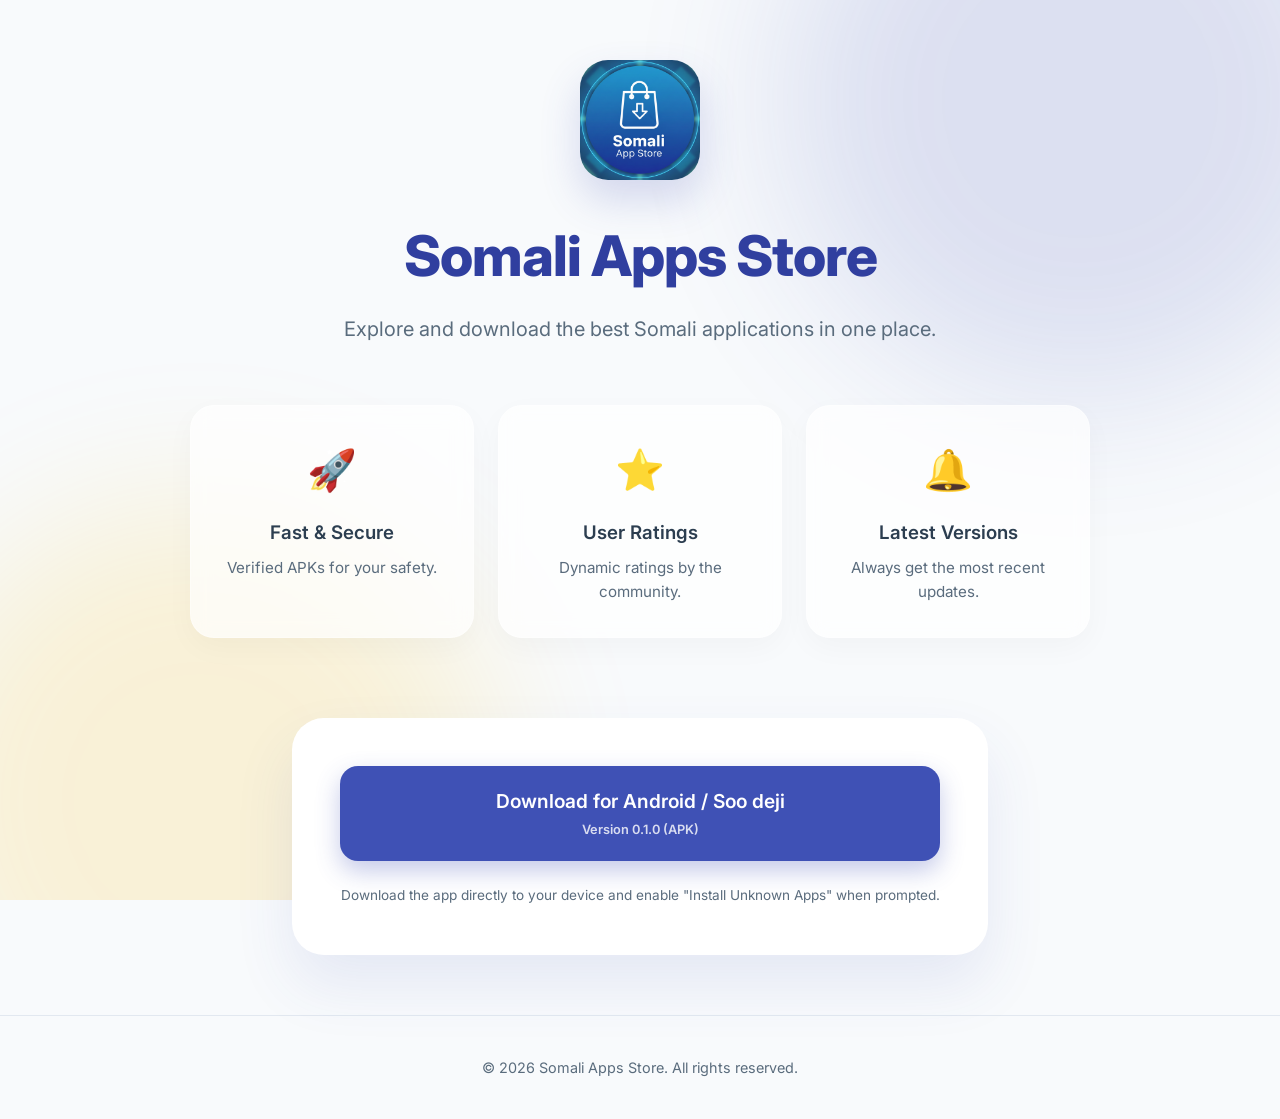
<file: docs/index.html>
<!DOCTYPE html>
<html lang="en">

<head>
    <meta charset="UTF-8">
    <meta name="viewport" content="width=device-width, initial-scale=1.0">
    <title>Somali Apps Store - Download</title>
    <link rel="stylesheet" href="style.css">
    <link href="https://fonts.googleapis.com/css2?family=Inter:wght@400;600;800&display=swap" rel="stylesheet">
</head>

<body>
    <div class="background-blobs">
        <div class="blob blob-1"></div>
        <div class="blob blob-2"></div>
    </div>

    <main>
        <div class="container">
            <header>
                <div class="logo-container">
                    <img src="./icon.png" alt="App Logo" class="app-logo">
                </div>
                <h1>Somali Apps Store</h1>
                <p class="tagline">Explore and download the best Somali applications in one place.</p>
            </header>

            <section class="features">
                <div class="feature-card">
                    <div class="feature-icon">🚀</div>
                    <h3>Fast & Secure</h3>
                    <p>Verified APKs for your safety.</p>
                </div>
                <div class="feature-card">
                    <div class="feature-icon">⭐</div>
                    <h3>User Ratings</h3>
                    <p>Dynamic ratings by the community.</p>
                </div>
                <div class="feature-card">
                    <div class="feature-icon">🔔</div>
                    <h3>Latest Versions</h3>
                    <p>Always get the most recent updates.</p>
                </div>
            </section>

            <div class="cta-section">
                <!-- IMPORTANT: Replace '#' with your actual download link once uploaded -->
                <a href="https://github.com/Ilyaasc97/somali-apps-Store-/releases/latest/download/app-release.apk"
                    class="download-button" id="downloadBtn">
                    <span class="btn-text">Download for Android / Soo deji</span>
                    <span class="btn-subtext">Version 0.1.0 (APK)</span>
                </a>
                <p class="hosting-note">Download the app directly to your device and enable "Install Unknown Apps" when
                    prompted.</p>
            </div>
        </div>
    </main>

    <footer>
        <p>&copy; 2026 Somali Apps Store. All rights reserved.</p>
    </footer>

    <script>
        // Simple animation trigger
        document.addEventListener('DOMContentLoaded', () => {
            const container = document.querySelector('.container');
            container.style.opacity = '1';
            container.style.transform = 'translateY(0)';
        });
    </script>
</body>

</html>
</file>
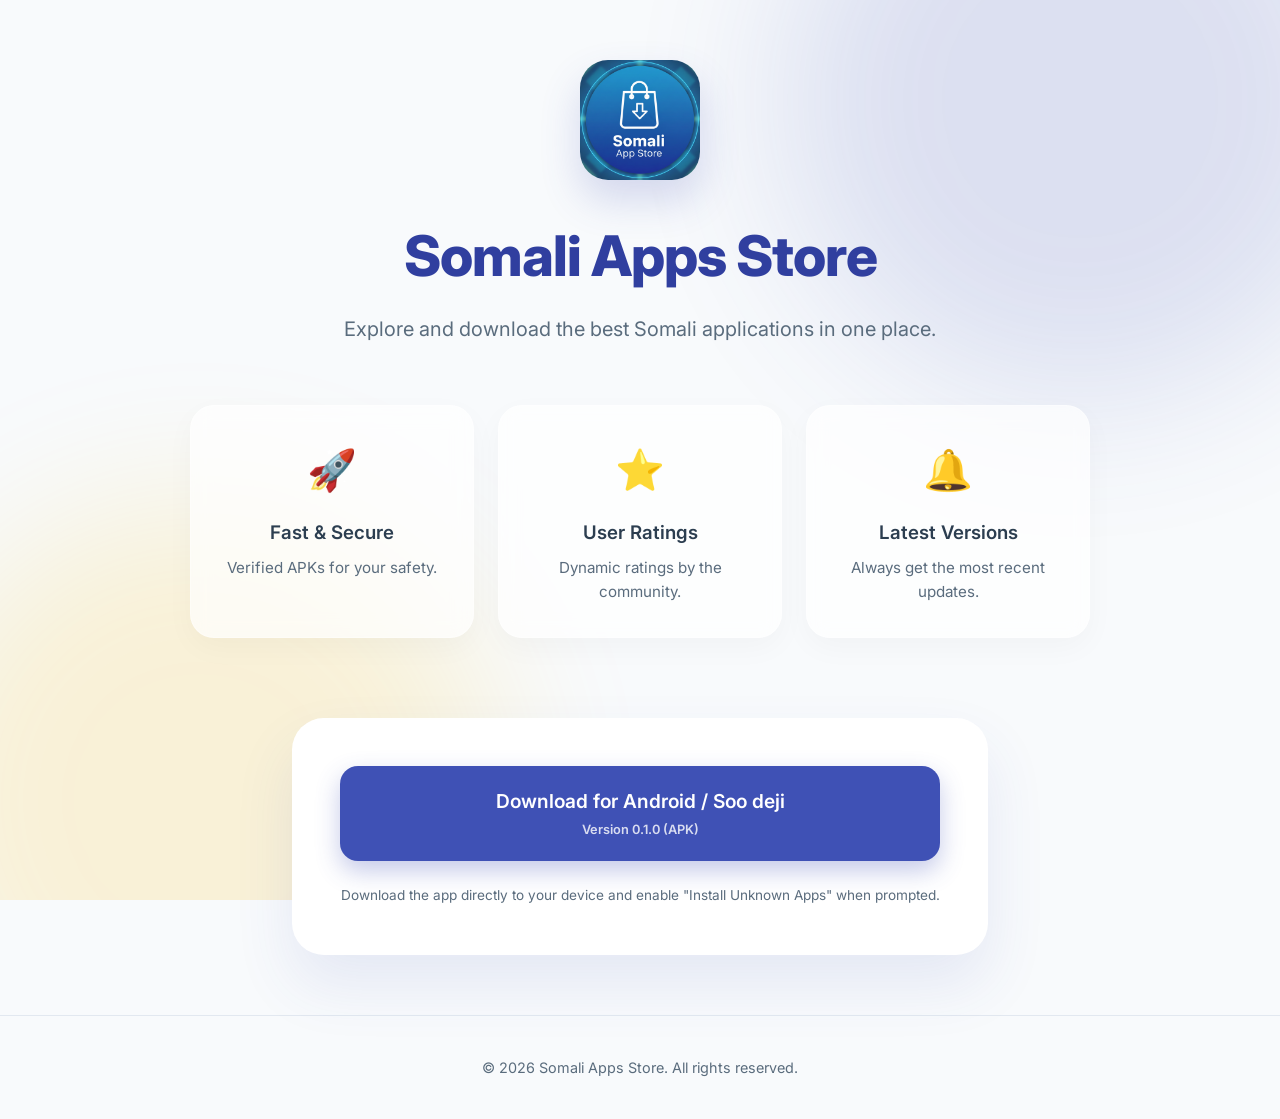
<file: landing_page/index.html>
<!DOCTYPE html>
<html lang="en">

<head>
    <meta charset="UTF-8">
    <meta name="viewport" content="width=device-width, initial-scale=1.0">
    <title>Somali Apps Store - Download</title>
    <link rel="stylesheet" href="style.css">
    <link href="https://fonts.googleapis.com/css2?family=Inter:wght@400;600;800&display=swap" rel="stylesheet">
</head>

<body>
    <div class="background-blobs">
        <div class="blob blob-1"></div>
        <div class="blob blob-2"></div>
    </div>

    <main>
        <div class="container">
            <header>
                <div class="logo-container">
                    <img src="../assets/icon.png" alt="App Logo" class="app-logo">
                </div>
                <h1>Somali Apps Store</h1>
                <p class="tagline">Explore and download the best Somali applications in one place.</p>
            </header>

            <section class="features">
                <div class="feature-card">
                    <div class="feature-icon">🚀</div>
                    <h3>Fast & Secure</h3>
                    <p>Verified APKs for your safety.</p>
                </div>
                <div class="feature-card">
                    <div class="feature-icon">⭐</div>
                    <h3>User Ratings</h3>
                    <p>Dynamic ratings by the community.</p>
                </div>
                <div class="feature-card">
                    <div class="feature-icon">🔔</div>
                    <h3>Latest Versions</h3>
                    <p>Always get the most recent updates.</p>
                </div>
            </section>

            <div class="cta-section">
                <!-- IMPORTANT: Replace '#' with your actual download link once uploaded -->
                <a href="https://github.com/Ilyaasc97/somali-apps-Store-/releases/latest/download/app-release.apk"
                    class="download-button" id="downloadBtn">
                    <span class="btn-text">Download for Android / Soo deji</span>
                    <span class="btn-subtext">Version 0.1.0 (APK)</span>
                </a>
                <p class="hosting-note">Download the app directly to your device and enable "Install Unknown Apps" when
                    prompted.</p>
            </div>
        </div>
    </main>

    <footer>
        <p>&copy; 2026 Somali Apps Store. All rights reserved.</p>
    </footer>

    <script>
        // Simple animation trigger
        document.addEventListener('DOMContentLoaded', () => {
            const container = document.querySelector('.container');
            container.style.opacity = '1';
            container.style.transform = 'translateY(0)';
        });
    </script>
</body>

</html>
</file>
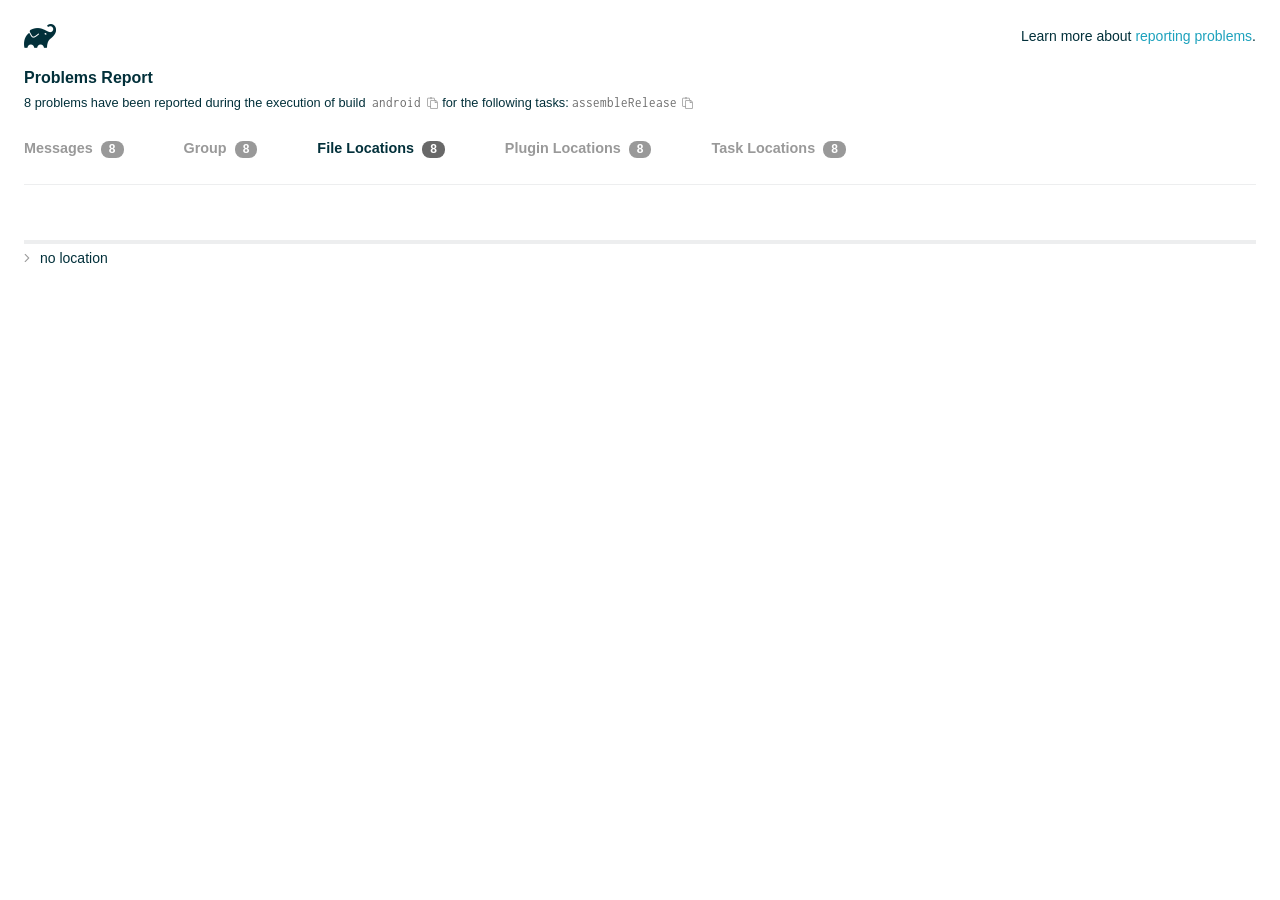
<file: android/build/reports/problems/problems-report.html>
<!DOCTYPE html>

<html lang="en">
<head>
    <!-- Required meta tags -->
    <meta charset="utf-8">
    <meta name="viewport" content="width=device-width, initial-scale=1, shrink-to-fit=no">

                    <style type="text/css">
                /*! normalize.css v7.0.0 | MIT License | github.com/necolas/normalize.css */
html {
    line-height: 1.15;
    -ms-text-size-adjust: 100%;
    -webkit-text-size-adjust: 100%
}

body {
    margin: 0
}

article, aside, footer, header, nav, section {
    display: block
}

h1 {
    font-size: 2em;
    margin: .67em 0
}

figcaption, figure, main {
    display: block
}

figure {
    margin: 1em 40px
}

hr {
    box-sizing: content-box;
    height: 0;
    overflow: visible
}

pre {
    font-family: monospace, monospace;
    font-size: 1em
}

a {
    background-color: transparent;
    -webkit-text-decoration-skip: objects
}

abbr[title] {
    border-bottom: none;
    text-decoration: underline;
    text-decoration: underline dotted
}

b, strong {
    font-weight: inherit
}

b, strong {
    font-weight: bolder
}

code, kbd, samp {
    font-family: monospace, monospace;
    font-size: 1em
}

dfn {
    font-style: italic
}

mark {
    background-color: #ff0;
    color: #000
}

small {
    font-size: 80%
}

sub, sup {
    font-size: 75%;
    line-height: 0;
    position: relative;
    vertical-align: baseline
}

sub {
    bottom: -.25em
}

sup {
    top: -.5em
}

audio, video {
    display: inline-block
}

audio:not([controls]) {
    display: none;
    height: 0
}

img {
    border-style: none
}

svg:not(:root) {
    overflow: hidden
}

button, input, optgroup, select, textarea {
    font-family: sans-serif;
    font-size: 100%;
    line-height: 1.15;
    margin: 0
}

button, input {
    overflow: visible
}

button, select {
    text-transform: none
}

[type=reset], [type=submit], button, html [type=button] {
    -webkit-appearance: button
}

[type=button]::-moz-focus-inner, [type=reset]::-moz-focus-inner, [type=submit]::-moz-focus-inner, button::-moz-focus-inner {
    border-style: none;
    padding: 0
}

[type=button]:-moz-focusring, [type=reset]:-moz-focusring, [type=submit]:-moz-focusring, button:-moz-focusring {
    outline: 1px dotted ButtonText
}

fieldset {
    padding: .35em .75em .625em
}

legend {
    box-sizing: border-box;
    color: inherit;
    display: table;
    max-width: 100%;
    padding: 0;
    white-space: normal
}

progress {
    display: inline-block;
    vertical-align: baseline
}

textarea {
    overflow: auto
}

[type=checkbox], [type=radio] {
    box-sizing: border-box;
    padding: 0
}

[type=number]::-webkit-inner-spin-button, [type=number]::-webkit-outer-spin-button {
    height: auto
}

[type=search] {
    -webkit-appearance: textfield;
    outline-offset: -2px
}

[type=search]::-webkit-search-cancel-button, [type=search]::-webkit-search-decoration {
    -webkit-appearance: none
}

::-webkit-file-upload-button {
    -webkit-appearance: button;
    font: inherit
}

details, menu {
    display: block
}

summary {
    display: list-item
}

canvas {
    display: inline-block
}

template {
    display: none
}

[hidden] {
    display: none
}

/* configuration cache styles */

.report-wrapper {
    margin: 0;
    padding: 0 24px;
}

.gradle-logo {
    width: 32px;
    height: 24px;
    background-image: url("[data-uri]");
    background-size: contain;
}

.header {
    display: flex;
    flex-wrap: wrap;
    position: fixed;
    top: 0;
    left: 0;
    width: 100%;
    padding: 24px 24px 0 24px;
    background-color: white;
    z-index: 1;
}

.learn-more {
    margin-left: auto;
    align-self: center;
    font-size: 0.875rem;
    font-weight: normal;
}

.title {
    display: flex;
    align-items: center;
    padding: 18px 0 24px 0;
    flex: 1 0 100%;
}

.content {
    font-size: 0.875rem;
    padding: 240px 0 48px;
    overflow-x: auto;
    white-space: nowrap;
}

.content ol:first-of-type {
    margin: 0;
}

.tree-btn {
    cursor: pointer;
    display: inline-block;
    width: 16px;
    height: 16px;
    background-size: contain;
    background-repeat: no-repeat;
    vertical-align: middle;
    margin-top: -0.2em;
}

.tree-btn.collapsed {
    background-image: url('data:image/svg+xml;utf8,<svg xmlns="http://www.w3.org/2000/svg" viewBox="0 0 192 512"><path d="M166.9 264.5l-117.8 116c-4.7 4.7-12.3 4.7-17 0l-7.1-7.1c-4.7-4.7-4.7-12.3 0-17L127.3 256 25.1 155.6c-4.7-4.7-4.7-12.3 0-17l7.1-7.1c4.7-4.7 12.3-4.7 17 0l117.8 116c4.6 4.7 4.6 12.3-.1 17z" fill="%23999999" stroke="%23999999"/></svg>');
}

.tree-btn.expanded {
    background-image: url('data:image/svg+xml;utf8,<svg xmlns="http://www.w3.org/2000/svg" viewBox="0 0 256 512"><path d="M119.5 326.9L3.5 209.1c-4.7-4.7-4.7-12.3 0-17l7.1-7.1c4.7-4.7 12.3-4.7 17 0L128 287.3l100.4-102.2c4.7-4.7 12.3-4.7 17 0l7.1 7.1c4.7 4.7 4.7 12.3 0 17L136.5 327c-4.7 4.6-12.3 4.6-17-.1z" fill="%23999999" stroke="%23999999"/></svg>');
}

ul .tree-btn {
    margin-right: 3px;
}

.leaf-icon {
    display: inline-block;
    width: 16px;
    height: 16px;
    background-image: url('data:image/svg+xml;utf8,<svg xmlns="http://www.w3.org/2000/svg" viewBox="0 0 256 512"><path d="M32 256 H224" stroke="%23999999" stroke-width="48" stroke-linecap="round"/></svg>');
    background-size: contain;
    background-repeat: no-repeat;
    vertical-align: middle;
    margin-top: -0.2em;
}

.invisible-text {
    user-select: all; /* Allow the text to be selectable */
    color: transparent; /* Hide the text */
    text-indent: -9999px; /* Move the text out of view */
    position: relative;
    white-space: pre; /* Preserve meaningful whitespace in the invisible text for copying */
}

.text-for-copy {
    display: inline-block;
}

.enum-icon {
    display: inline-block;
    width: 16px;
    height: 16px;
    background-image: url('data:image/svg+xml;utf8,<svg xmlns="http://www.w3.org/2000/svg" viewBox="0 0 1024 1024"><circle cx="512" cy="512" r="200" /></svg>');
    background-size: contain;
    background-repeat: no-repeat;
    vertical-align: middle;
    margin-inline-start: 0.5ex;
    margin-inline-end: 0.5ex;
    margin-top: -0.2em;
}

.error-icon {
    display: inline-block;
    width: 16px;
    height: 16px;
    background-image: url('data:image/svg+xml;utf8,<svg xmlns="http://www.w3.org/2000/svg" viewBox="0 0 320 512"><path d="M193.94 256L296.5 153.44l21.15-21.15c3.12-3.12 3.12-8.19 0-11.31l-22.63-22.63c-3.12-3.12-8.19-3.12-11.31 0L160 222.06 36.29 98.34c-3.12-3.12-8.19-3.12-11.31 0L2.34 120.97c-3.12 3.12-3.12 8.19 0 11.31L126.06 256 2.34 379.71c-3.12 3.12-3.12 8.19 0 11.31l22.63 22.63c3.12 3.12 8.19 3.12 11.31 0L160 289.94 262.56 392.5l21.15 21.15c3.12 3.12 8.19 3.12 11.31 0l22.63-22.63c3.12-3.12 3.12-8.19 0-11.31L193.94 256z" fill="%23FC461E" stroke="%23FC461E"/></svg>');
    background-size: contain;
    background-repeat: no-repeat;
    vertical-align: middle;
    margin-inline-start: 0.5ex;
    margin-inline-end: 0.5ex;
    margin-top: -0.2em;
}

.advice-icon {
    display: inline-block;
    width: 16px;
    height: 16px;
    background-image: url('data:image/svg+xml;utf8,<svg width="800px" height="800px" viewBox="-4.93 0 122.88 122.88" version="1.1" id="Layer_1" xmlns="http://www.w3.org/2000/svg" xmlns:xlink="http://www.w3.org/1999/xlink"  style="enable-background:new 0 0 113.01 122.88" xml:space="preserve"><g><path d="M44.13,102.06c-1.14,0.03-2.14-0.81-2.3-1.96c-0.17-1.2,0.64-2.31,1.82-2.54c-1.3-7.37-4.85-11.43-8.6-15.72 c-2.92-3.34-5.95-6.81-8.34-11.92c-2.35-5.03-3.64-10.23-3.6-15.63c0.05-5.4,1.42-10.96,4.4-16.71c0.02-0.04,0.04-0.07,0.06-0.11 l0,0c3.91-6.62,9.38-11.04,15.47-13.52c5.11-2.09,10.66-2.8,16.1-2.3c5.42,0.5,10.73,2.2,15.37,4.94 c5.9,3.49,10.75,8.67,13.42,15.21c1.44,3.54,2.42,7.49,2.54,11.82c0.12,4.31-0.62,8.96-2.61,13.88 c-2.66,6.59-6.18,10.68-9.47,14.51c-3.03,3.53-5.85,6.81-7.42,11.84c0.89,0.21,1.59,0.94,1.73,1.9c0.17,1.24-0.7,2.39-1.94,2.56 l-0.77,0.11c-0.14,1.09-0.23,2.26-0.27,3.51l0.25-0.04c1.24-0.17,2.39,0.7,2.56,1.94c0.17,1.24-0.7,2.39-1.94,2.56l-0.78,0.11 c0.01,0.15,0.02,0.3,0.03,0.45l0,0c0.07,0.88,0.08,1.73,0.03,2.54l0.13-0.02c1.25-0.15,2.38,0.74,2.54,1.98 c0.15,1.25-0.74,2.38-1.98,2.54l-1.68,0.21c-1.2,3.11-3.34,5.48-5.87,6.94c-1.74,1.01-3.67,1.59-5.61,1.71 c-1.97,0.12-3.96-0.25-5.78-1.13c-2.08-1.02-3.94-2.71-5.29-5.14c-0.65-0.33-1.13-0.97-1.23-1.75c-0.04-0.31-0.01-0.61,0.07-0.89 c-0.39-1.16-0.68-2.43-0.87-3.83l-0.07,0.01c-1.24,0.17-2.39-0.7-2.56-1.94c-0.17-1.24,0.7-2.39,1.94-2.56l0.54-0.08 C44.19,104.32,44.18,103.16,44.13,102.06L44.13,102.06z M2.18,58.86C1.01,58.89,0.04,57.98,0,56.81c-0.04-1.17,0.88-2.14,2.05-2.18 l8.7-0.3c1.17-0.04,2.14,0.88,2.18,2.05c0.04,1.17-0.88,2.14-2.05,2.18L2.18,58.86L2.18,58.86z M110.68,50.25 c1.16-0.12,2.2,0.73,2.32,1.89c0.12,1.16-0.73,2.2-1.89,2.32l-8.66,0.91c-1.16,0.12-2.2-0.73-2.32-1.89 c-0.12-1.16,0.73-2.2,1.89-2.32L110.68,50.25L110.68,50.25z M94.91,14.78c0.65-0.97,1.96-1.23,2.93-0.58 c0.97,0.65,1.23,1.96,0.58,2.93l-4.84,7.24c-0.65,0.97-1.96,1.23-2.93,0.58c-0.97-0.65-1.23-1.96-0.58-2.93L94.91,14.78 L94.91,14.78z M57.63,2.06c0.03-1.17,1-2.09,2.16-2.06c1.17,0.03,2.09,1,2.06,2.16l-0.22,8.7c-0.03,1.17-1,2.09-2.16,2.06 c-1.17-0.03-2.09-1-2.06-2.16L57.63,2.06L57.63,2.06z M13.88,15.53c-0.86-0.8-0.9-2.14-0.11-2.99c0.8-0.86,2.14-0.9,2.99-0.11 l6.37,5.94c0.86,0.8,0.9,2.14,0.11,2.99c-0.8,0.86-2.14,0.9-2.99,0.11L13.88,15.53L13.88,15.53z M47.88,96.95l18.49-2.63 c1.59-6.7,5.05-10.73,8.8-15.08c3.08-3.58,6.36-7.4,8.76-13.34c1.76-4.35,2.41-8.43,2.31-12.19c-0.1-3.75-0.96-7.21-2.24-10.34 c-2.3-5.63-6.51-10.11-11.65-13.15c-4.11-2.43-8.8-3.94-13.59-4.37c-4.77-0.44-9.64,0.19-14.13,2.02 c-5.26,2.15-9.99,5.97-13.39,11.72c-2.64,5.12-3.86,10.02-3.9,14.73c-0.04,4.74,1.11,9.33,3.2,13.8c2.13,4.56,4.97,7.8,7.69,10.92 C42.47,83.9,46.48,88.49,47.88,96.95L47.88,96.95z M65.62,99.02l-17.27,2.45c0.05,1.1,0.07,2.25,0.05,3.47l17.05-2.42 C65.47,101.29,65.52,100.12,65.62,99.02L65.62,99.02z M48.49,109.52c0.12,0.92,0.3,1.76,0.53,2.54l16.55-2.04 c0.11-0.86,0.13-1.77,0.05-2.74l0,0l0-0.02l-0.01-0.17L48.49,109.52L48.49,109.52z M51.37,116.36c0.64,0.67,1.35,1.19,2.1,1.55 c1.15,0.56,2.42,0.79,3.67,0.72c1.29-0.08,2.57-0.47,3.74-1.15c1.1-0.64,2.09-1.53,2.88-2.65L51.37,116.36L51.37,116.36z"/></g></svg>');
    background-size: contain;
    background-repeat: no-repeat;
    vertical-align: middle;
    margin-inline-start: 0.5ex;
    margin-inline-end: 0.5ex;
    margin-top: -0.2em;
}

.warning-icon {
    display: inline-block;
    width: 13px;
    height: 13px;
    background-image: url('data:image/svg+xml;utf8,<svg xmlns="http://www.w3.org/2000/svg" viewBox="0 0 576 512"><path d="M270.2 160h35.5c3.4 0 6.1 2.8 6 6.2l-7.5 196c-.1 3.2-2.8 5.8-6 5.8h-20.5c-3.2 0-5.9-2.5-6-5.8l-7.5-196c-.1-3.4 2.6-6.2 6-6.2zM288 388c-15.5 0-28 12.5-28 28s12.5 28 28 28 28-12.5 28-28-12.5-28-28-28zm281.5 52L329.6 24c-18.4-32-64.7-32-83.2 0L6.5 440c-18.4 31.9 4.6 72 41.6 72H528c36.8 0 60-40 41.5-72zM528 480H48c-12.3 0-20-13.3-13.9-24l240-416c6.1-10.6 21.6-10.7 27.7 0l240 416c6.2 10.6-1.5 24-13.8 24z" fill="%23DEAD22" stroke="%23DEAD22"/></svg>');
    background-size: contain;
    background-repeat: no-repeat;
    vertical-align: middle;
    margin-inline-start: 0.3ex;
    margin-inline-end: 1.1ex;
    margin-top: -0.1em;
}

.documentation-button {
    cursor: pointer;
    display: inline-block;
    width: 13px;
    height: 13px;
    background-image: url('data:image/svg+xml;utf8,<svg xmlns="http://www.w3.org/2000/svg" viewBox="0 0 512 512"><path d="M256 340c-15.464 0-28 12.536-28 28s12.536 28 28 28 28-12.536 28-28-12.536-28-28-28zm7.67-24h-16c-6.627 0-12-5.373-12-12v-.381c0-70.343 77.44-63.619 77.44-107.408 0-20.016-17.761-40.211-57.44-40.211-29.144 0-44.265 9.649-59.211 28.692-3.908 4.98-11.054 5.995-16.248 2.376l-13.134-9.15c-5.625-3.919-6.86-11.771-2.645-17.177C185.658 133.514 210.842 116 255.67 116c52.32 0 97.44 29.751 97.44 80.211 0 67.414-77.44 63.849-77.44 107.408V304c0 6.627-5.373 12-12 12zM256 40c118.621 0 216 96.075 216 216 0 119.291-96.61 216-216 216-119.244 0-216-96.562-216-216 0-119.203 96.602-216 216-216m0-32C119.043 8 8 119.083 8 256c0 136.997 111.043 248 248 248s248-111.003 248-248C504 119.083 392.957 8 256 8z" fill="%23999999" stroke="%23999999"/></svg>');
    background-size: contain;
    background-repeat: no-repeat;
    vertical-align: middle;
    margin-inline-start: 0.5ex;
    margin-inline-end: 0.5ex;
    margin-top: -0.2em;
}

.documentation-button::selection {
    color: transparent;
}

.documentation-button:hover {
    color: transparent;
}

.copy-button {
    cursor: pointer;
    display: inline-block;
    width: 12px;
    height: 12px;
    background-image: url('data:image/svg+xml;utf8,<svg xmlns="http://www.w3.org/2000/svg" viewBox="0 0 448 512"><path d="M433.941 193.941l-51.882-51.882A48 48 0 0 0 348.118 128H320V80c0-26.51-21.49-48-48-48h-66.752C198.643 13.377 180.858 0 160 0s-38.643 13.377-45.248 32H48C21.49 32 0 53.49 0 80v288c0 26.51 21.49 48 48 48h80v48c0 26.51 21.49 48 48 48h224c26.51 0 48-21.49 48-48V227.882a48 48 0 0 0-14.059-33.941zm-22.627 22.627a15.888 15.888 0 0 1 4.195 7.432H352v-63.509a15.88 15.88 0 0 1 7.431 4.195l51.883 51.882zM160 30c9.941 0 18 8.059 18 18s-8.059 18-18 18-18-8.059-18-18 8.059-18 18-18zM48 384c-8.822 0-16-7.178-16-16V80c0-8.822 7.178-16 16-16h66.752c6.605 18.623 24.389 32 45.248 32s38.643-13.377 45.248-32H272c8.822 0 16 7.178 16 16v48H176c-26.51 0-48 21.49-48 48v208H48zm352 96H176c-8.822 0-16-7.178-16-16V176c0-8.822 7.178-16 16-16h144v72c0 13.2 10.8 24 24 24h72v208c0 8.822-7.178 16-16 16z" fill="%23999999" stroke="%23999999"/></svg>');
    background-size: contain;
    background-repeat: no-repeat;
    vertical-align: middle;
    margin-inline-start: 0.5ex;
    margin-top: -0.2em;
}

.groups{
    display: flex;
    border-bottom: 1px solid #EDEEEF;
    flex: 1 0 100%;
}

.uncategorized {
    display: flex;
    border-top: 4px solid #EDEEEF;
    flex: 1 0 100%;
}

.group-selector {
    padding: 0 52px 24px 0;
    font-size: 0.9rem;
    font-weight: bold;
    color: #999999;
    cursor: pointer;
}

.group-selector__count {
    margin: 0 8px;
    border-radius: 8px;
    background-color: #999;
    color: #fff;
    padding: 1px 8px 2px;
    font-size: 0.75rem;
}

.group-selector--active {
    color: #02303A;
    cursor: auto;
}

.group-selector--active .group-selector__count {
    background-color: #686868;
}

.group-selector--disabled {
    cursor: not-allowed;
}

.accordion-header {
    cursor: pointer;
}

.container {
    padding-left: 0.5em;
    padding-right: 0.5em;
}

.stacktrace {
    border-radius: 4px;
    overflow-x: auto;
    padding: 0.5rem;
    margin-bottom: 0;
    min-width: 1000px;
}

/* Lato (bold, regular) */
@font-face {
    font-display: swap;
    font-family: Lato;
    font-weight: 500;
    font-style: normal;
    src: url("https://assets.gradle.com/lato/fonts/lato-semibold/lato-semibold.woff2") format("woff2"),
    url("https://assets.gradle.com/lato/fonts/lato-semibold/lato-semibold.woff") format("woff");
}

@font-face {
    font-display: swap;
    font-family: Lato;
    font-weight: bold;
    font-style: normal;
    src: url("https://assets.gradle.com/lato/fonts/lato-bold/lato-bold.woff2") format("woff2"),
    url("https://assets.gradle.com/lato/fonts/lato-bold/lato-bold.woff") format("woff");
}

* {
    -webkit-box-sizing: border-box;
    -moz-box-sizing: border-box;
    box-sizing: border-box;
}

html,
body {
    margin: 0;
    padding: 0;
}

html {
    font-family: "Lato", "Helvetica Neue", Arial, sans-serif;
    font-size: 16px;
    font-weight: 400;
    line-height: 1.5;
}

body {
    color: #02303A;
    background-color: #ffffff;
    -webkit-text-size-adjust: 100%;
    -ms-text-size-adjust: 100%;
    -webkit-font-smoothing: antialiased;
}


/* typography */
h1, h2, h3, h4, h5, h6 {
    color: #02303A;
    text-rendering: optimizeLegibility;
    margin: 0;
}

h1 {
    font-size: 1rem;
}

h2 {
    font-size: 0.9rem;
}

h3 {
    font-size: 1.125rem;
}

h4, h5, h6 {
    font-size: 0.875rem;
}

h1 code {
    font-weight: bold;
}

ul, ol, dl {
    list-style-position: outside;
    line-height: 1.6;
    padding: 0;
    margin: 0 0 0 20px;
    list-style-type: none;
}

li {
    line-height: 2;
}

a {
    color: #1DA2BD;
    text-decoration: none;
    transition: all 0.3s ease, visibility 0s;
}

a:hover {
    color: #35c1e4;
}

/* code */
code, pre {
    font-family: Inconsolata, Monaco, "Courier New", monospace;
    font-style: normal;
    font-variant-ligatures: normal;
    font-variant-caps: normal;
    font-variant-numeric: normal;
    font-variant-east-asian: normal;
    font-weight: normal;
    font-stretch: normal;
    color: #686868;
}

*:not(pre) > code {
    letter-spacing: 0;
    padding: 0.1em 0.5ex;
    text-rendering: optimizeSpeed;
    word-spacing: -0.15em;
    word-wrap: break-word;
}

pre {
    font-size: 0.75rem;
    line-height: 1.8;
    margin-top: 0;
    margin-bottom: 1.5em;
    padding: 1rem;
}

pre code {
    background-color: transparent;
    color: inherit;
    line-height: 1.8;
    font-size: 100%;
    padding: 0;
}

a code {
    color: #1BA8CB;
}

pre.code, pre.programlisting, pre.screen, pre.tt {
    background-color: #f7f7f8;
    border-radius: 4px;
    font-size: 1em;
    line-height: 1.45;
    margin-bottom: 1.25em;
    overflow-x: auto;
    padding: 1rem;
}

li em, p em {
    padding: 0 1px;
}

code em, tt em {
    text-decoration: none;
}

code + .copy-button {
    margin-inline-start: 0.2ex;
}

.java-exception {
    font-size: 0.75rem;
    padding-left: 24px;
}

.java-exception ul {
    margin: 0;
    line-height: inherit;
}

.java-exception code {
    white-space: pre;
}

.java-exception-part-toggle {
    user-select: none;
    cursor: pointer;
    border-radius: 2px;
    padding: 0.1em 0.2em;
    background: azure;
    color: #686868;
}

                </style>
    <!-- Inconsolata is used as a default monospace font in the report. -->
    <link rel="stylesheet" href="https://fonts.googleapis.com/css?family=Inconsolata:400,700" />

    <title>Gradle Configuration Cache</title>
</head>
<body>

<div id="playground"></div>

<div class="report" id="report">
    Loading...
</div>

<script type="text/javascript">
function configurationCacheProblems() { return (
// begin-report-data
{"diagnostics":[{"locations":[{}],"problem":[{"text":"Properties should be assigned using the 'propName = value' syntax. Setting a property via the Gradle-generated 'propName value' or 'propName(value)' syntax in Groovy DSL has been deprecated."}],"severity":"WARNING","problemDetails":[{"text":"This is scheduled to be removed in Gradle 10.0."}],"contextualLabel":"Properties should be assigned using the 'propName = value' syntax. Setting a property via the Gradle-generated 'propName value' or 'propName(value)' syntax in Groovy DSL has been deprecated.","documentationLink":"https://docs.gradle.org/8.14/userguide/upgrading_version_8.html#groovy_space_assignment_syntax","problemId":[{"name":"deprecation","displayName":"Deprecation"},{"name":"properties-should-be-assigned-using-the-propname-value-syntax-setting-a-property-via-the-gradle-generated-propname-value-or-propname-value-syntax-in-groovy-dsl","displayName":"Properties should be assigned using the 'propName = value' syntax. Setting a property via the Gradle-generated 'propName value' or 'propName(value)' syntax in Groovy DSL has been deprecated."}],"solutions":[[{"text":"Use assignment ('group = <value>') instead."}]]},{"locations":[{}],"problem":[{"text":"Properties should be assigned using the 'propName = value' syntax. Setting a property via the Gradle-generated 'propName value' or 'propName(value)' syntax in Groovy DSL has been deprecated."}],"severity":"WARNING","problemDetails":[{"text":"This is scheduled to be removed in Gradle 10.0."}],"contextualLabel":"Properties should be assigned using the 'propName = value' syntax. Setting a property via the Gradle-generated 'propName value' or 'propName(value)' syntax in Groovy DSL has been deprecated.","documentationLink":"https://docs.gradle.org/8.14/userguide/upgrading_version_8.html#groovy_space_assignment_syntax","problemId":[{"name":"deprecation","displayName":"Deprecation"},{"name":"properties-should-be-assigned-using-the-propname-value-syntax-setting-a-property-via-the-gradle-generated-propname-value-or-propname-value-syntax-in-groovy-dsl","displayName":"Properties should be assigned using the 'propName = value' syntax. Setting a property via the Gradle-generated 'propName value' or 'propName(value)' syntax in Groovy DSL has been deprecated."}],"solutions":[[{"text":"Use assignment ('version = <value>') instead."}]]},{"locations":[{}],"problem":[{"text":"Properties should be assigned using the 'propName = value' syntax. Setting a property via the Gradle-generated 'propName value' or 'propName(value)' syntax in Groovy DSL has been deprecated."}],"severity":"WARNING","problemDetails":[{"text":"This is scheduled to be removed in Gradle 10.0."}],"contextualLabel":"Properties should be assigned using the 'propName = value' syntax. Setting a property via the Gradle-generated 'propName value' or 'propName(value)' syntax in Groovy DSL has been deprecated.","documentationLink":"https://docs.gradle.org/8.14/userguide/upgrading_version_8.html#groovy_space_assignment_syntax","problemId":[{"name":"deprecation","displayName":"Deprecation"},{"name":"properties-should-be-assigned-using-the-propname-value-syntax-setting-a-property-via-the-gradle-generated-propname-value-or-propname-value-syntax-in-groovy-dsl","displayName":"Properties should be assigned using the 'propName = value' syntax. Setting a property via the Gradle-generated 'propName value' or 'propName(value)' syntax in Groovy DSL has been deprecated."}],"solutions":[[{"text":"Use assignment ('namespace = <value>') instead."}]]},{"locations":[{}],"problem":[{"text":"Properties should be assigned using the 'propName = value' syntax. Setting a property via the Gradle-generated 'propName value' or 'propName(value)' syntax in Groovy DSL has been deprecated."}],"severity":"WARNING","problemDetails":[{"text":"This is scheduled to be removed in Gradle 10.0."}],"contextualLabel":"Properties should be assigned using the 'propName = value' syntax. Setting a property via the Gradle-generated 'propName value' or 'propName(value)' syntax in Groovy DSL has been deprecated.","documentationLink":"https://docs.gradle.org/8.14/userguide/upgrading_version_8.html#groovy_space_assignment_syntax","problemId":[{"name":"deprecation","displayName":"Deprecation"},{"name":"properties-should-be-assigned-using-the-propname-value-syntax-setting-a-property-via-the-gradle-generated-propname-value-or-propname-value-syntax-in-groovy-dsl","displayName":"Properties should be assigned using the 'propName = value' syntax. Setting a property via the Gradle-generated 'propName value' or 'propName(value)' syntax in Groovy DSL has been deprecated."}],"solutions":[[{"text":"Use assignment ('buildConfig = <value>') instead."}]]},{"locations":[{}],"problem":[{"text":"The RepositoryHandler.jcenter() method has been deprecated."}],"severity":"WARNING","problemDetails":[{"text":"This is scheduled to be removed in Gradle 9.0."}],"contextualLabel":"The RepositoryHandler.jcenter() method has been deprecated.","documentationLink":"https://docs.gradle.org/8.14/userguide/upgrading_version_6.html#jcenter_deprecation","problemId":[{"name":"deprecation","displayName":"Deprecation"},{"name":"repository-jcenter","displayName":"The RepositoryHandler.jcenter() method has been deprecated."}],"solutions":[[{"text":"JFrog announced JCenter's sunset in February 2021. Use mavenCentral() instead."}]]},{"locations":[{}],"problem":[{"text":"Properties should be assigned using the 'propName = value' syntax. Setting a property via the Gradle-generated 'propName value' or 'propName(value)' syntax in Groovy DSL has been deprecated."}],"severity":"WARNING","problemDetails":[{"text":"This is scheduled to be removed in Gradle 10.0."}],"contextualLabel":"Properties should be assigned using the 'propName = value' syntax. Setting a property via the Gradle-generated 'propName value' or 'propName(value)' syntax in Groovy DSL has been deprecated.","documentationLink":"https://docs.gradle.org/8.14/userguide/upgrading_version_8.html#groovy_space_assignment_syntax","problemId":[{"name":"deprecation","displayName":"Deprecation"},{"name":"properties-should-be-assigned-using-the-propname-value-syntax-setting-a-property-via-the-gradle-generated-propname-value-or-propname-value-syntax-in-groovy-dsl","displayName":"Properties should be assigned using the 'propName = value' syntax. Setting a property via the Gradle-generated 'propName value' or 'propName(value)' syntax in Groovy DSL has been deprecated."}],"solutions":[[{"text":"Use assignment ('group = <value>') instead."}]]},{"locations":[{}],"problem":[{"text":"Properties should be assigned using the 'propName = value' syntax. Setting a property via the Gradle-generated 'propName value' or 'propName(value)' syntax in Groovy DSL has been deprecated."}],"severity":"WARNING","problemDetails":[{"text":"This is scheduled to be removed in Gradle 10.0."}],"contextualLabel":"Properties should be assigned using the 'propName = value' syntax. Setting a property via the Gradle-generated 'propName value' or 'propName(value)' syntax in Groovy DSL has been deprecated.","documentationLink":"https://docs.gradle.org/8.14/userguide/upgrading_version_8.html#groovy_space_assignment_syntax","problemId":[{"name":"deprecation","displayName":"Deprecation"},{"name":"properties-should-be-assigned-using-the-propname-value-syntax-setting-a-property-via-the-gradle-generated-propname-value-or-propname-value-syntax-in-groovy-dsl","displayName":"Properties should be assigned using the 'propName = value' syntax. Setting a property via the Gradle-generated 'propName value' or 'propName(value)' syntax in Groovy DSL has been deprecated."}],"solutions":[[{"text":"Use assignment ('version = <value>') instead."}]]},{"locations":[{}],"problem":[{"text":"The RepositoryHandler.jcenter() method has been deprecated."}],"severity":"WARNING","problemDetails":[{"text":"This is scheduled to be removed in Gradle 9.0."}],"contextualLabel":"The RepositoryHandler.jcenter() method has been deprecated.","documentationLink":"https://docs.gradle.org/8.14/userguide/upgrading_version_6.html#jcenter_deprecation","problemId":[{"name":"deprecation","displayName":"Deprecation"},{"name":"repository-jcenter","displayName":"The RepositoryHandler.jcenter() method has been deprecated."}],"solutions":[[{"text":"JFrog announced JCenter's sunset in February 2021. Use mavenCentral() instead."}]]}],"problemsReport":{"totalProblemCount":8,"buildName":"android","requestedTasks":"assembleRelease","documentationLink":"https://docs.gradle.org/8.14/userguide/reporting_problems.html","documentationLinkCaption":"Problem report","summaries":[]}}
// end-report-data
);}
</script>
                <script type="text/javascript">
                !function(n,t){"object"==typeof exports&&"object"==typeof module?module.exports=t():"function"==typeof define&&define.amd?define([],t):"object"==typeof exports?exports["configuration-cache-report"]=t():n["configuration-cache-report"]=t()}(this,(()=>(({70:function(){void 0===ArrayBuffer.isView&&(ArrayBuffer.isView=function(n){return null!=n&&null!=n.__proto__&&n.__proto__.__proto__===Int8Array.prototype.__proto__}),void 0===Math.imul&&(Math.imul=function(n,t){return(4294901760&n)*(65535&t)+(65535&n)*(0|t)|0}),this["configuration-cache-report"]=function(n){"use strict";var t,r,i,e,u,o,f,s,c,a,h,l,_,v,d,g,w,b,p,m,k,q,y,B,C,x,j,P,I,S,z,T,E,L,N,A,M,F,D,O,R,H,$,G,U,V,Q,Z,Y,W,K,X,J,nn,tn,rn,en,un,on,fn,sn,cn,an,hn,ln,_n,vn,dn,gn,wn,bn,pn,mn,kn,qn,yn,Bn,Cn,xn,jn,Pn,In,Sn,zn,Tn,En,Ln,Nn,An,Mn=Math.imul,Fn=ArrayBuffer.isView;function Dn(n,t){if(!(t>=0))throw _u(ce("Requested element count "+t+" is less than zero."));return function(n,t){if(!(t>=0))throw _u(ce("Requested element count "+t+" is less than zero."));if(0===t)return Ct();if(t>=n.length)return function(n){switch(n.length){case 0:return Ct();case 1:return qr(n[0]);default:return function(n){return Hr(function(n){return new It(n,!1)}(n))}(n)}}(n);if(1===t)return qr(n[0]);var r=0,i=Rr(),e=0,u=n.length;n:for(;e<u;){var o=n[e];if(e=e+1|0,i.d(o),(r=r+1|0)===t)break n}return i}(n,rt(n.length-t|0,0))}function On(n,t,r,i,e,u,o){return t=t===A?", ":t,r=r===A?"":r,i=i===A?"":i,e=e===A?-1:e,u=u===A?"...":u,o=o===A?null:o,function(n,t,r,i,e,u,o,f){r=r===A?", ":r,i=i===A?"":i,e=e===A?"":e,u=u===A?-1:u,o=o===A?"...":o,f=f===A?null:f,t.e(i);var s=0,c=0,a=n.length;n:for(;c<a;){var h=n[c];if(c=c+1|0,(s=s+1|0)>1&&t.e(r),!(u<0||s<=u))break n;Jt(t,h,f)}return u>=0&&s>u&&t.e(o),t.e(e),t}(n,Bi(),t,r,i,e,u,o).toString()}function Rn(n){return n.length-1|0}function Hn(n,t){if(null==t){var r=0,i=n.length-1|0;if(r<=i)do{var e=r;if(r=r+1|0,null==n[e])return e}while(r<=i)}else{var u=0,o=n.length-1|0;if(u<=o)do{var f=u;if(u=u+1|0,le(t,n[f]))return f}while(u<=o)}return-1}function $n(n,t,r,i,e,u,o){return t=t===A?", ":t,r=r===A?"":r,i=i===A?"":i,e=e===A?-1:e,u=u===A?"...":u,o=o===A?null:o,Gn(n,Bi(),t,r,i,e,u,o).toString()}function Gn(n,t,r,i,e,u,o,f){r=r===A?", ":r,i=i===A?"":i,e=e===A?"":e,u=u===A?-1:u,o=o===A?"...":o,f=f===A?null:f,t.e(i);var s=0,c=n.f();n:for(;c.g();){var a=c.h();if((s=s+1|0)>1&&t.e(r),!(u<0||s<=u))break n;Jt(t,a,f)}return u>=0&&s>u&&t.e(o),t.e(e),t}function Un(n){if(n.i())throw xu("List is empty.");return n.j(0)}function Vn(n){return new tt(n)}function Qn(n){if(Ke(n,Di)){var t;switch(n.k()){case 0:t=Ct();break;case 1:t=qr(Ke(n,Fi)?n.j(0):n.f().h());break;default:t=Zn(n)}return t}return xt(Xn(n))}function Zn(n){return Hr(n)}function Yn(n){if(Ke(n,Di)&&n.k()<=1)return Qn(n);var t=Xn(n);return function(n){var t=(n.k()/2|0)-1|0;if(t<0)return br();var r=jt(n),i=0;if(i<=t)do{var e=i;i=i+1|0;var u=n.j(e);n.f4(e,n.j(r)),n.f4(r,u),r=r-1|0}while(e!==t)}(t),t}function Wn(n,t){if(!(t>=0))throw _u(ce("Requested element count "+t+" is less than zero."));return function(n,t){if(!(t>=0))throw _u(ce("Requested element count "+t+" is less than zero."));if(0===t)return Ct();if(Ke(n,Di)){if(t>=n.k())return Qn(n);if(1===t)return qr(function(n){if(Ke(n,Fi))return Un(n);var t=n.f();if(!t.g())throw xu("Collection is empty.");return t.h()}(n))}var r=0,i=Rr(),e=n.f();n:for(;e.g();){var u=e.h();if(i.d(u),(r=r+1|0)===t)break n}return xt(i)}(n,rt(n.k()-t|0,0))}function Kn(n,t){if(!(t>=0))throw _u(ce("Requested element count "+t+" is less than zero."));if(0===t)return Ct();var r=n.k();if(t>=r)return Qn(n);if(1===t)return qr(Jn(n));var i=Rr();if(Ke(n,bi)){var e=r-t|0;if(e<r)do{var u=e;e=e+1|0,i.d(n.j(u))}while(e<r)}else for(var o=n.l(r-t|0);o.g();){var f=o.h();i.d(f)}return i}function Xn(n){return Ke(n,Di)?Zn(n):nt(n,Or())}function Jn(n){if(n.i())throw xu("List is empty.");return n.j(jt(n))}function nt(n,t){for(var r=n.f();r.g();){var i=r.h();t.d(i)}return t}function tt(n){this.n_1=n}function rt(n,t){return n<t?t:n}function it(n,t){return n>t?t:n}function et(n,t){return Kt().q(n,t,-1)}function ut(n,t){return new Ft(n,t)}function ot(n){var t=n.f();if(!t.g())return Ct();var r=t.h();if(!t.g())return qr(r);var i=Or();for(i.d(r);t.g();)i.d(t.h());return i}function ft(n){this.r_1=n}function st(n,t){this.s_1=n,this.t_1=t}function ct(){}function at(n){this.x_1=n,this.w_1=0}function ht(n,t){this.a1_1=n,at.call(this,n),_t().b1(t,this.a1_1.k()),this.w_1=t}function lt(){t=this}function _t(){return null==t&&new lt,t}function vt(){_t(),ct.call(this)}function dt(n){this.h1_1=n}function gt(n,t){return t===n?"(this Map)":Vi(t)}function wt(n,t){var r;n:{for(var i=n.o().f();i.g();){var e=i.h();if(le(e.j1(),t)){r=e;break n}}r=null}return r}function bt(){r=this}function pt(){return null==r&&new bt,r}function mt(n){this.q1_1=n,ct.call(this)}function kt(){pt(),this.n1_1=null,this.o1_1=null}function qt(){i=this}function yt(){return null==i&&new qt,i}function Bt(n){return n.length>0?ou(n):Ct()}function Ct(){return null==e&&new Pt,e}function xt(n){switch(n.k()){case 0:return Ct();case 1:return qr(n.j(0));default:return n}}function jt(n){return n.k()-1|0}function Pt(){e=this,this.z1_1=new ke(-1478467534,-1720727600)}function It(n,t){this.b2_1=n,this.c2_1=t}function St(){u=this}function zt(){return null==u&&new St,u}function Tt(n,t){return Ke(n,Di)?n.k():t}function Et(n,t){if(Ke(t,Di))return n.m(t);for(var r=!1,i=t.f();i.g();){var e=i.h();n.d(e)&&(r=!0)}return r}function Lt(){}function Nt(n,t){this.h2_1=n,this.g2_1=n.i2_1.l(function(n,t){if(!(0<=t&&t<=n.k()))throw du("Position index "+t+" must be in range ["+Ve(0,n.k())+"].");return n.k()-t|0}(n,t))}function At(n){vt.call(this),this.i2_1=n}function Mt(n){this.k2_1=n,this.j2_1=n.l2_1.f()}function Ft(n,t){this.l2_1=n,this.m2_1=t}function Dt(n){for(;n.n2_1.g();){var t=n.n2_1.h();if(n.q2_1.t2_1(t)===n.q2_1.s2_1)return n.p2_1=t,n.o2_1=1,br()}n.o2_1=0}function Ot(n){this.q2_1=n,this.n2_1=n.r2_1.f(),this.o2_1=-1,this.p2_1=null}function Rt(n,t,r){t=t===A||t,this.r2_1=n,this.s2_1=t,this.t2_1=r}function Ht(){return null==o&&new $t,o}function $t(){o=this,this.u2_1=new ke(1993859828,793161749)}function Gt(n,t,r){return Ut(Ut(n,r)-Ut(t,r)|0,r)}function Ut(n,t){var r=n%t|0;return r>=0?r:r+t|0}function Vt(){f=this,this.p_1=new Zt(1,0)}function Qt(){return null==f&&new Vt,f}function Zt(n,t){Qt(),Xt.call(this,n,t,1)}function Yt(n,t,r){Lt.call(this),this.d3_1=r,this.e3_1=t,this.f3_1=this.d3_1>0?n<=t:n>=t,this.g3_1=this.f3_1?n:this.e3_1}function Wt(){s=this}function Kt(){return null==s&&new Wt,s}function Xt(n,t,r){if(Kt(),0===r)throw _u("Step must be non-zero.");if(r===mr().MIN_VALUE)throw _u("Step must be greater than Int.MIN_VALUE to avoid overflow on negation.");this.z2_1=n,this.a3_1=function(n,t,r){var i;if(r>0)i=n>=t?t:t-Gt(t,n,r)|0;else{if(!(r<0))throw _u("Step is zero.");i=n<=t?t:t+Gt(n,t,0|-r)|0}return i}(n,t,r),this.b3_1=r}function Jt(n,t,r){null!=r?n.e(r(t)):null==t||nu(t)?n.e(t):t instanceof Mi?n.i3(t.h3_1):n.e(Vi(t))}function nr(n,t,r){if(n===t)return!0;if(!(r=r!==A&&r))return!1;var i=xi(n),e=xi(t);return i===e||le(new Mi(ne(Li(i).toLowerCase(),0)),new Mi(ne(Li(e).toLowerCase(),0)))}function tr(n){return re(n)-1|0}function rr(n,t,r,i){return r=r===A?0:r,(i=i!==A&&i)||"string"!=typeof n?ir(n,t,r,re(n),i):n.indexOf(t,r)}function ir(n,t,r,i,e,u){var o=(u=u!==A&&u)?et(it(r,tr(n)),rt(i,0)):Ve(rt(r,0),it(i,re(n)));if("string"==typeof n&&"string"==typeof t){var f=o.z2_1,s=o.a3_1,c=o.b3_1;if(c>0&&f<=s||c<0&&s<=f)do{var a=f;if(f=f+c|0,Ti(t,0,n,a,re(t),e))return a}while(a!==s)}else{var h=o.z2_1,l=o.a3_1,_=o.b3_1;if(_>0&&h<=l||_<0&&l<=h)do{var v=h;if(h=h+_|0,fr(t,0,n,v,re(t),e))return v}while(v!==l)}return-1}function er(n){var t=0,r=re(n)-1|0,i=!1;n:for(;t<=r;){var e=ji(ne(n,i?r:t));if(i){if(!e)break n;r=r-1|0}else e?t=t+1|0:i=!0}return ie(n,t,r+1|0)}function ur(n,t){return ce(ie(n,t.y2(),t.c3()+1|0))}function or(n,t,r,i,e){r=r===A?0:r,i=i!==A&&i,sr(e=e===A?0:e);var u,o,f=ou(t);return new hr(n,r,e,(u=f,o=i,function(n,t){var r=function(n,t,r,i){if(!i&&1===t.k()){var e=function(n){if(Ke(n,Fi))return function(n){var t;switch(n.k()){case 0:throw xu("List is empty.");case 1:t=n.j(0);break;default:throw _u("List has more than one element.")}return t}(n);var t=n.f();if(!t.g())throw xu("Collection is empty.");var r=t.h();if(t.g())throw _u("Collection has more than one element.");return r}(t),u=rr(n,e,r);return u<0?null:_r(u,e)}var o=Ve(rt(r,0),re(n));if("string"==typeof n){var f=o.z2_1,s=o.a3_1,c=o.b3_1;if(c>0&&f<=s||c<0&&s<=f)do{var a,h=f;f=f+c|0;n:{for(var l=t.f();l.g();){var _=l.h();if(Ti(_,0,n,h,_.length,i)){a=_;break n}}a=null}if(null!=a)return _r(h,a)}while(h!==s)}else{var v=o.z2_1,d=o.a3_1,g=o.b3_1;if(g>0&&v<=d||g<0&&d<=v)do{var w,b=v;v=v+g|0;n:{for(var p=t.f();p.g();){var m=p.h();if(fr(m,0,n,b,m.length,i)){w=m;break n}}w=null}if(null!=w)return _r(b,w)}while(b!==d)}return null}(n,u,t,o);return null==r?null:_r(r.t3_1,r.u3_1.length)}))}function fr(n,t,r,i,e,u){if(i<0||t<0||t>(re(n)-e|0)||i>(re(r)-e|0))return!1;var o=0;if(o<e)do{var f=o;if(o=o+1|0,!nr(ne(n,t+f|0),ne(r,i+f|0),u))return!1}while(o<e);return!0}function sr(n){if(!(n>=0))throw _u(ce("Limit must be non-negative, but was "+n))}function cr(n){if(n.l3_1<0)n.j3_1=0,n.m3_1=null;else{var t;if(n.o3_1.r3_1>0?(n.n3_1=n.n3_1+1|0,t=n.n3_1>=n.o3_1.r3_1):t=!1,t||n.l3_1>re(n.o3_1.p3_1))n.m3_1=Ve(n.k3_1,tr(n.o3_1.p3_1)),n.l3_1=-1;else{var r=n.o3_1.s3_1(n.o3_1.p3_1,n.l3_1);if(null==r)n.m3_1=Ve(n.k3_1,tr(n.o3_1.p3_1)),n.l3_1=-1;else{var i=r.v3(),e=r.w3();n.m3_1=function(n,t){return t<=mr().MIN_VALUE?Qt().p_1:Ve(n,t-1|0)}(n.k3_1,i),n.k3_1=i+e|0,n.l3_1=n.k3_1+(0===e?1:0)|0}}n.j3_1=1}}function ar(n){this.o3_1=n,this.j3_1=-1,this.k3_1=function(n,t,r){if(0>r)throw _u("Cannot coerce value to an empty range: maximum "+r+" is less than minimum 0.");return n<0?0:n>r?r:n}(n.q3_1,0,re(n.p3_1)),this.l3_1=this.k3_1,this.m3_1=null,this.n3_1=0}function hr(n,t,r,i){this.p3_1=n,this.q3_1=t,this.r3_1=r,this.s3_1=i}function lr(n,t){this.t3_1=n,this.u3_1=t}function _r(n,t){return new lr(n,t)}function vr(){}function dr(){}function gr(){}function wr(){c=this}function br(){return null==c&&new wr,c}function pr(){a=this,this.MIN_VALUE=-2147483648,this.MAX_VALUE=2147483647,this.SIZE_BYTES=4,this.SIZE_BITS=32}function mr(){return null==a&&new pr,a}function kr(n){for(var t=[],r=n.f();r.g();)t.push(r.h());return t}function qr(n){return 0===(t=[n]).length?Or():Hr(new It(t,!0));var t}function yr(n){return n<0&&function(){throw Pu("Index overflow has happened.")}(),n}function Br(n){return void 0!==n.toArray?n.toArray():kr(n)}function Cr(n){return function(n,t){for(var r=0,i=n.length;r<i;){var e=n[r];r=r+1|0,t.d(e)}return t}(t=[n],(r=t.length,i=de(ve(ni)),function(n,t,r){Mr.call(r),ni.call(r),r.y5_1=function(n){return Kr(n,0,de(ve(Xr)))}(n)}(r,0,i),i));var t,r,i}function xr(){ct.call(this)}function jr(n){this.j4_1=n,this.h4_1=0,this.i4_1=-1}function Pr(n,t){this.n4_1=n,jr.call(this,n),_t().b1(t,this.n4_1.k()),this.h4_1=t}function Ir(){xr.call(this),this.o4_1=0}function Sr(n){this.r4_1=n}function zr(n){this.s4_1=n}function Tr(n,t){this.t4_1=n,this.u4_1=t}function Er(){Mr.call(this)}function Lr(n){this.x4_1=n,Mr.call(this)}function Nr(n){this.e5_1=n,xr.call(this)}function Ar(){kt.call(this),this.c5_1=null,this.d5_1=null}function Mr(){xr.call(this)}function Fr(){h=this;var n=Rr();n.c_1=!0,this.i5_1=n}function Dr(){return null==h&&new Fr,h}function Or(){return n=de(ve(Gr)),t=[],Gr.call(n,t),n;var n,t}function Rr(n){return t=de(ve(Gr)),r=[],Gr.call(t,r),t;var t,r}function Hr(n){return function(n,t){var r;return r=Br(n),Gr.call(t,r),t}(n,de(ve(Gr)))}function $r(n,t){return _t().e1(t,n.k()),t}function Gr(n){Dr(),Ir.call(this),this.b_1=n,this.c_1=!1}function Ur(n,t,r,i,e){if(r===i)return n;var u=(r+i|0)/2|0,o=Ur(n,t,r,u,e),f=Ur(n,t,u+1|0,i,e),s=o===t?n:t,c=r,a=u+1|0,h=r;if(h<=i)do{var l=h;if(h=h+1|0,c<=u&&a<=i){var _=o[c],v=f[a];e.compare(_,v)<=0?(s[l]=_,c=c+1|0):(s[l]=v,a=a+1|0)}else c<=u?(s[l]=o[c],c=c+1|0):(s[l]=f[a],a=a+1|0)}while(l!==i);return s}function Vr(n,t){return(3&n)-(3&t)|0}function Qr(){_=this}function Zr(n){this.n5_1=n,Er.call(this)}function Yr(n){return function(n,t){Ar.call(t),Xr.call(t),t.t5_1=n,t.u5_1=n.w5()}(new ui((null==_&&new Qr,_)),n),n}function Wr(){return Yr(de(ve(Xr)))}function Kr(n,t,r){if(Yr(r),!(n>=0))throw _u(ce("Negative initial capacity: "+n));if(!(t>=0))throw _u(ce("Non-positive load factor: "+t));return r}function Xr(){this.v5_1=null}function Jr(n,t){return Mr.call(t),ni.call(t),t.y5_1=n,t}function ni(){}function ti(n,t){var r=ii(n,n.h6_1.m5(t));if(null==r)return null;var i=r;if(null!=i&&Xe(i))return ri(i,n,t);var e=i;return n.h6_1.l5(e.j1(),t)?e:null}function ri(n,t,r){var i;n:{for(var e=0,u=n.length;e<u;){var o=n[e];if(e=e+1|0,t.h6_1.l5(o.j1(),r)){i=o;break n}}i=null}return i}function ii(n,t){var r=n.i6_1[t];return void 0===r?null:r}function ei(n){this.g6_1=n,this.z5_1=-1,this.a6_1=Object.keys(n.i6_1),this.b6_1=-1,this.c6_1=null,this.d6_1=!1,this.e6_1=-1,this.f6_1=null}function ui(n){this.h6_1=n,this.i6_1=this.k6(),this.j6_1=0}function oi(){}function fi(n){this.n6_1=n,this.l6_1=null,this.m6_1=null,this.m6_1=this.n6_1.y6_1.v6_1}function si(){v=this;var n,t=(_i(0,0,n=de(ve(vi))),n);t.x6_1=!0,this.e7_1=t}function ci(){return null==v&&new si,v}function ai(n,t,r){this.d7_1=n,Tr.call(this,t,r),this.b7_1=null,this.c7_1=null}function hi(n){this.y6_1=n,Er.call(this)}function li(){return Yr(n=de(ve(vi))),vi.call(n),n.w6_1=Wr(),n;var n}function _i(n,t,r){return Kr(n,t,r),vi.call(r),r.w6_1=Wr(),r}function vi(){ci(),this.v6_1=null,this.x6_1=!1}function di(){d=this;var n=gi(0),t=n.y5_1;(t instanceof vi?t:pe()).j5(),this.f7_1=n}function gi(n){return function(n,t){return function(n,t,r){Jr(function(n,t){return _i(n,t,de(ve(vi)))}(n,t),r),wi.call(r)}(n,0,t),t}(n,de(ve(wi)))}function wi(){null==d&&new di}function bi(){}function pi(){}function mi(n){pi.call(this),this.k7_1=n}function ki(){qi.call(this)}function qi(){pi.call(this),this.m7_1=""}function yi(){if(!w){w=!0;var n="undefined"!=typeof process&&process.versions&&!!process.versions.node;g=n?new mi(process.stdout):new ki}}function Bi(){return n=de(ve(Ci)),Ci.call(n,""),n;var n}function Ci(n){this.o7_1=void 0!==n?n:""}function xi(n){var t=Li(n).toUpperCase();return t.length>1?n:ne(t,0)}function ji(n){return function(n){return 9<=n&&n<=13||28<=n&&n<=32||160===n||n>4096&&(5760===n||8192<=n&&n<=8202||8232===n||8233===n||8239===n||8287===n||12288===n)}(n)}function Pi(){b=this,this.q7_1=new RegExp("[\\\\^$*+?.()|[\\]{}]","g"),this.r7_1=new RegExp("[\\\\$]","g"),this.s7_1=new RegExp("\\$","g")}function Ii(){return null==b&&new Pi,b}function Si(n,t){Ii(),this.v7_1=n,this.w7_1=function(n){if(Ke(n,Di)){var t;switch(n.k()){case 0:t=Ht();break;case 1:t=Cr(Ke(n,Fi)?n.j(0):n.f().h());break;default:t=nt(n,gi(n.k()))}return t}return function(n){switch(n.k()){case 0:return Ht();case 1:return Cr(n.f().h());default:return n}}(nt(n,(r=de(ve(wi)),Jr(li(),r),wi.call(r),r)));var r}(t),this.x7_1=new RegExp(n,$n(t,"","gu",A,A,A,zi)),this.y7_1=null,this.z7_1=null}function zi(n){return n.d8_1}function Ti(n,t,r,i,e,u){return fr(n,t,r,i,e,u=u!==A&&u)}function Ei(n,t){return n-t|0}function Li(n){return String.fromCharCode(n)}function Ni(){p=this,this.e8_1=0,this.f8_1=65535,this.g8_1=55296,this.h8_1=56319,this.i8_1=56320,this.j8_1=57343,this.k8_1=55296,this.l8_1=57343,this.m8_1=2,this.n8_1=16}function Ai(){return null==p&&new Ni,p}function Mi(n){Ai(),this.h3_1=n}function Fi(){}function Di(){}function Oi(){}function Ri(){}function Hi(){}function $i(){}function Gi(){m=this}function Ui(n,t){null==m&&new Gi,this.p8_1=n,this.q8_1=t}function Vi(n){var t=null==n?null:ce(n);return null==t?"null":t}function Qi(n){return new Zi(n)}function Zi(n){this.t8_1=n,this.s8_1=0}function Yi(){return Ji(),k}function Wi(){return Ji(),q}function Ki(){return Ji(),y}function Xi(){return Ji(),B}function Ji(){x||(x=!0,k=new ArrayBuffer(8),q=new Float64Array(Yi()),new Float32Array(Yi()),y=new Int32Array(Yi()),Wi()[0]=-1,B=0!==Ki()[0]?1:0,C=1-Xi()|0)}function ne(n,t){var r;if(te(n)){var i,e=n.charCodeAt(t);if(Ai(),e<0?i=!0:(Ai(),i=e>65535),i)throw _u("Invalid Char code: "+e);r=Ue(e)}else r=n.y3(t);return r}function te(n){return"string"==typeof n}function re(n){return te(n)?n.length:n.x3()}function ie(n,t,r){return te(n)?n.substring(t,r):n.z3(t,r)}function ee(n){return ce(n)}function ue(n,t){var r;switch(typeof n){case"number":r="number"==typeof t?oe(n,t):t instanceof ke?oe(n,t.w8()):fe(n,t);break;case"string":case"boolean":r=fe(n,t);break;default:r=function(n,t){return n.a4(t)}(n,t)}return r}function oe(n,t){var r;if(n<t)r=-1;else if(n>t)r=1;else if(n===t){var i;if(0!==n)i=0;else{var e=1/n;i=e===1/t?0:e<0?-1:1}r=i}else r=n!=n?t!=t?0:1:-1;return r}function fe(n,t){return n<t?-1:n>t?1:0}function se(n){if(!("kotlinHashCodeValue$"in n)){var t=4294967296*Math.random()|0,r=new Object;r.value=t,r.enumerable=!1,Object.defineProperty(n,"kotlinHashCodeValue$",r)}return n.kotlinHashCodeValue$}function ce(n){return null==n?"null":function(n){return!!Ye(n)||Fn(n)}(n)?"[...]":n.toString()}function ae(n){if(null==n)return 0;var t;switch(typeof n){case"object":t="function"==typeof n.hashCode?n.hashCode():se(n);break;case"function":t=se(n);break;case"number":t=function(n){return Ji(),(0|n)===n?Ge(n):(Wi()[0]=n,Mn(Ki()[(Ji(),C)],31)+Ki()[Xi()]|0)}(n);break;case"boolean":t=n?1:0;break;default:t=he(String(n))}return t}function he(n){var t=0,r=0,i=n.length-1|0;if(r<=i)do{var e=r;r=r+1|0;var u=n.charCodeAt(e);t=Mn(t,31)+u|0}while(e!==i);return t}function le(n,t){return null==n?null==t:null!=t&&("object"==typeof n&&"function"==typeof n.equals?n.equals(t):n!=n?t!=t:"number"==typeof n&&"number"==typeof t?n===t&&(0!==n||1/n==1/t):n===t)}function _e(n,t){null!=Error.captureStackTrace?Error.captureStackTrace(n,t):n.stack=(new Error).stack}function ve(n){return n.prototype}function de(n){return Object.create(n)}function ge(n,t,r){Error.call(n),function(n,t,r){var i=eu(Object.getPrototypeOf(n));if(!(1&i)){var e;if(null==t){var u;if(null!==t){var o=null==r?null:r.toString();u=null==o?A:o}else u=A;e=u}else e=t;n.message=e}2&i||(n.cause=r),n.name=Object.getPrototypeOf(n).constructor.name}(n,t,r)}function we(n){var t;return null==n?function(){throw Eu()}():t=n,t}function be(){throw Nu()}function pe(){throw Mu()}function me(){j=this,this.x8_1=new ke(0,-2147483648),this.y8_1=new ke(-1,2147483647),this.z8_1=8,this.a9_1=64}function ke(n,t){null==j&&new me,gr.call(this),this.u8_1=n,this.v8_1=t}function qe(){return $e(),P}function ye(){return $e(),I}function Be(){return $e(),S}function Ce(){return $e(),T}function xe(){return $e(),E}function je(n,t){if($e(),Te(n,t))return 0;var r=Ne(n),i=Ne(t);return r&&!i?-1:!r&&i?1:Ne(Ie(n,t))?-1:1}function Pe(n,t){$e();var r=n.v8_1>>>16|0,i=65535&n.v8_1,e=n.u8_1>>>16|0,u=65535&n.u8_1,o=t.v8_1>>>16|0,f=65535&t.v8_1,s=t.u8_1>>>16|0,c=0,a=0,h=0,l=0;return c=(c=c+((a=(a=a+((h=(h=h+((l=l+(u+(65535&t.u8_1)|0)|0)>>>16|0)|0)+(e+s|0)|0)>>>16|0)|0)+(i+f|0)|0)>>>16|0)|0)+(r+o|0)|0,new ke((h&=65535)<<16|(l&=65535),(c&=65535)<<16|(a&=65535))}function Ie(n,t){return $e(),Pe(n,t.e9())}function Se(n,t){if($e(),Ae(n))return qe();if(Ae(t))return qe();if(Te(n,Ce()))return Me(t)?Ce():qe();if(Te(t,Ce()))return Me(n)?Ce():qe();if(Ne(n))return Ne(t)?Se(Fe(n),Fe(t)):Fe(Se(Fe(n),t));if(Ne(t))return Fe(Se(n,Fe(t)));if(De(n,xe())&&De(t,xe()))return Oe(ze(n)*ze(t));var r=n.v8_1>>>16|0,i=65535&n.v8_1,e=n.u8_1>>>16|0,u=65535&n.u8_1,o=t.v8_1>>>16|0,f=65535&t.v8_1,s=t.u8_1>>>16|0,c=65535&t.u8_1,a=0,h=0,l=0,_=0;return l=l+((_=_+Mn(u,c)|0)>>>16|0)|0,_&=65535,h=(h=h+((l=l+Mn(e,c)|0)>>>16|0)|0)+((l=(l&=65535)+Mn(u,s)|0)>>>16|0)|0,l&=65535,a=(a=(a=a+((h=h+Mn(i,c)|0)>>>16|0)|0)+((h=(h&=65535)+Mn(e,s)|0)>>>16|0)|0)+((h=(h&=65535)+Mn(u,f)|0)>>>16|0)|0,h&=65535,a=a+(((Mn(r,c)+Mn(i,s)|0)+Mn(e,f)|0)+Mn(u,o)|0)|0,new ke(l<<16|_,(a&=65535)<<16|h)}function ze(n){return $e(),4294967296*n.v8_1+function(n){return $e(),n.u8_1>=0?n.u8_1:4294967296+n.u8_1}(n)}function Te(n,t){return $e(),n.v8_1===t.v8_1&&n.u8_1===t.u8_1}function Ee(n,t){if($e(),t<2||36<t)throw mu("radix out of range: "+t);if(Ae(n))return"0";if(Ne(n)){if(Te(n,Ce())){var r=Le(t),i=n.d9(r),e=Ie(Se(i,r),n).g9();return Ee(i,t)+e.toString(t)}return"-"+Ee(Fe(n),t)}for(var u=2===t?31:t<=10?9:t<=21?7:t<=35?6:5,o=Oe(Math.pow(t,u)),f=n,s="";;){var c=f.d9(o),a=Ie(f,Se(c,o)).g9().toString(t);if(Ae(f=c))return a+s;for(;a.length<u;)a="0"+a;s=a+s}}function Le(n){return $e(),new ke(n,n<0?-1:0)}function Ne(n){return $e(),n.v8_1<0}function Ae(n){return $e(),0===n.v8_1&&0===n.u8_1}function Me(n){return $e(),!(1&~n.u8_1)}function Fe(n){return $e(),n.e9()}function De(n,t){return $e(),je(n,t)<0}function Oe(n){if($e(),(t=n)!=t)return qe();if(n<=-0x8000000000000000)return Ce();if(n+1>=0x8000000000000000)return $e(),z;if(n<0)return Fe(Oe(-n));var t,r=4294967296;return new ke(n%r|0,n/r|0)}function Re(n,t){return $e(),je(n,t)>0}function He(n,t){return $e(),je(n,t)>=0}function $e(){L||(L=!0,P=Le(0),I=Le(1),S=Le(-1),z=new ke(-1,2147483647),T=new ke(0,-2147483648),E=Le(16777216))}function Ge(n){return n instanceof ke?n.g9():function(n){return n>2147483647?2147483647:n<-2147483648?-2147483648:0|n}(n)}function Ue(n){var t;return t=function(n){return n<<16>>16}(Ge(n)),function(n){return 65535&n}(t)}function Ve(n,t){return new Zt(n,t)}function Qe(n,t,r,i){return Ze("class",n,t,r,i,null)}function Ze(n,t,r,i,e,u){return{kind:n,simpleName:t,associatedObjectKey:r,associatedObjects:i,suspendArity:e,$kClass$:A,iid:u}}function Ye(n){return Array.isArray(n)}function We(n,t,r,i,e,u,o,f){null!=i&&(n.prototype=Object.create(i.prototype),n.prototype.constructor=n);var s=r(t,u,o,null==f?[]:f);n.$metadata$=s,null!=e&&((null!=s.iid?n:n.prototype).$imask$=function(n){for(var t=1,r=[],i=0,e=n.length;i<e;){var u=n[i];i=i+1|0;var o=t,f=u.prototype.$imask$,s=null==f?u.$imask$:f;null!=s&&(r.push(s),o=s.length);var c=u.$metadata$.iid,a=null==c?null:(l=void 0,v=1<<(31&(h=c)),(l=new Int32Array(1+(h>>5)|0))[_=h>>5]=l[_]|v,l);null!=a&&(r.push(a),o=Math.max(o,a.length)),o>t&&(t=o)}var h,l,_,v;return function(n,t){for(var r=0,i=new Int32Array(n);r<n;){for(var e=r,u=0,o=0,f=t.length;o<f;){var s=t[o];o=o+1|0,e<s.length&&(u|=s[e])}i[e]=u,r=r+1|0}return i}(t,r)}(e))}function Ke(n,t){return function(n,t){var r=n.$imask$;return null!=r&&function(n,t){var r=t>>5;if(r>n.length)return!1;var i=1<<(31&t);return!!(n[r]&i)}(r,t)}(n,t.$metadata$.iid)}function Xe(n){return!!Ye(n)&&!n.$type$}function Je(n){var t;switch(typeof n){case"string":case"number":case"boolean":case"function":t=!0;break;default:t=n instanceof Object}return t}function nu(n){return"string"==typeof n||Ke(n,vr)}function tu(n,t,r,i){return Ze("interface",n,t,r,i,(null==N&&(N=0),N=ru()+1|0,ru()))}function ru(){if(null!=N)return N;!function(){throw Du("lateinit property iid has not been initialized")}()}function iu(n,t,r,i){return Ze("object",n,t,r,i,null)}function eu(n){var t=n.constructor,r=null==t?null:t.$metadata$,i=null==r?null:r.errorInfo;if(null!=i)return i;var e,u=0;if(uu(n,"message")&&(u|=1),uu(n,"cause")&&(u|=2),3!==u){var o=(e=n,Object.getPrototypeOf(e));o!=Error.prototype&&(u|=eu(o))}return null!=r&&(r.errorInfo=u),u}function uu(n,t){return n.hasOwnProperty(t)}function ou(n){return new Gr(n)}function fu(n,t,r){for(var i=new Int32Array(r),e=0,u=0,o=0,f=0,s=n.length;f<s;){var c=ne(n,f);f=f+1|0;var a=t[c];if(u|=(31&a)<<o,a<32){var h=e;e=h+1|0,i[h]=u,u=0,o=0}else o=o+5|0}return i}function su(n,t){for(var r=0,i=n.length-1|0,e=-1,u=0;r<=i;)if(t>(u=n[e=(r+i|0)/2|0]))r=e+1|0;else{if(t===u)return e;i=e-1|0}return e-(t<u?1:0)|0}function cu(){M=this;var n="ABCDEFGHIJKLMNOPQRSTUVWXYZabcdefghijklmnopqrstuvwxyz0123456789+/",t=new Int32Array(128),r=0,i=re(n)-1|0;if(r<=i)do{var e=r;r=r+1|0,t[ne(n,e)]=e}while(r<=i);var u=fu("[base64]/DxENVNU+B9zCwBwBPPCkDPNnBPqDYY1R8B7FkFgTgwGgwUwmBgKwBuBScmEP/BPPPPPPrBP8B7F1B/ErBqC6B7BiBmBfQsBUwCw/KwqIwLwETPcPjQgJxFgBlBsD",t,222),o=new Int32Array(u.length),f=0,s=u.length-1|0;if(f<=s)do{var c=f;f=f+1|0,o[c]=0===c?u[c]:o[c-1|0]+u[c]|0}while(f<=s);this.h9_1=o,this.i9_1=fu("[base64]/BPPPPPPBPf4FrBjEhBpC3B5BKaWPrBOwCk/KsCuLqDHPbPxPsFtEaaqDL",t,222),this.j9_1=fu("[base64]//v+85BkwvoIsgoyI4yguI0whiwEowri4CoghsJowgqYowgm4DkwgsY/nwnzPowhmYkg6wI8yggZswikwHgxgmIoxgqYkwgk4DkxgmIkgoioBsgssoBgzgyI8g9gL8g9kI0wgwJoxgkoC0wgioFkw/[base64]//3q16B///q1qBH/qlqq9Bholqq9B1i00a1q10qD1op1HkwmigEigiy6Cptogq1Bixo1kDq7/j00B2qgoBWGFm1lz50B6s5q1+BGWhggzhwBFFhgk4//Bo2jigE8wguI8wguI8wgugUog1qoB4qjmIwwi2KgkYHHH4lBgiFWkgIWoghssMmz5smrBZ3q1y50B5sm7gzBtz1smzB5smz50BqzqtmzB5sgzqzBF2/9//5BowgoIwmnkzPkwgk4C8ys65BkgoqI0wgy6FghquZo2giY0ghiIsgh24B4ghsQ8QF/v1q1OFs0O8iCHHF1qggz/B8wg6Iznv+//B08QgohsjK0QGFk7hsQ4gB",t,222)}function au(){return null==M&&new cu,M}function hu(){F=this,this.k9_1=new Int32Array([170,186,688,704,736,837,890,7468,7544,7579,8305,8319,8336,8560,9424,11388,42652,42864,43e3,43868]),this.l9_1=new Int32Array([1,1,9,2,5,1,1,63,1,37,1,1,13,16,26,2,2,1,2,4])}function lu(){return null==F&&new hu,F}function _u(n){var t=function(n,t){return yu(n,t),vu.call(t),t}(n,de(ve(vu)));return _e(t,_u),t}function vu(){_e(this,vu)}function du(n){var t=function(n,t){return yu(n,t),gu.call(t),t}(n,de(ve(gu)));return _e(t,du),t}function gu(){_e(this,gu)}function wu(n){var t=function(n,t){return yu(n,t),bu.call(t),t}(n,de(ve(bu)));return _e(t,wu),t}function bu(){_e(this,bu)}function pu(n,t){return ge(t,n),ku.call(t),t}function mu(n){var t=pu(n,de(ve(ku)));return _e(t,mu),t}function ku(){_e(this,ku)}function qu(n){return function(n){ge(n),ku.call(n)}(n),Bu.call(n),n}function yu(n,t){return pu(n,t),Bu.call(t),t}function Bu(){_e(this,Bu)}function Cu(){var n,t=(qu(n=de(ve(ju))),ju.call(n),n);return _e(t,Cu),t}function xu(n){var t=function(n,t){return yu(n,t),ju.call(t),t}(n,de(ve(ju)));return _e(t,xu),t}function ju(){_e(this,ju)}function Pu(n){var t=function(n,t){return yu(n,t),Iu.call(t),t}(n,de(ve(Iu)));return _e(t,Pu),t}function Iu(){_e(this,Iu)}function Su(){var n,t=(qu(n=de(ve(Tu))),Tu.call(n),n);return _e(t,Su),t}function zu(n){var t=function(n,t){return yu(n,t),Tu.call(t),t}(n,de(ve(Tu)));return _e(t,zu),t}function Tu(){_e(this,Tu)}function Eu(){var n,t=(qu(n=de(ve(Lu))),Lu.call(n),n);return _e(t,Eu),t}function Lu(){_e(this,Lu)}function Nu(){var n,t=(qu(n=de(ve(Au))),Au.call(n),n);return _e(t,Nu),t}function Au(){_e(this,Au)}function Mu(){var n,t=(qu(n=de(ve(Fu))),Fu.call(n),n);return _e(t,Mu),t}function Fu(){_e(this,Fu)}function Du(n){var t=function(n,t){return yu(n,t),Ou.call(t),t}(n,de(ve(Ou)));return _e(t,Du),t}function Ou(){_e(this,Ou)}function Ru(n,t){var r,i=n.className;return(r="(^|.*\\s+)"+t+"($|\\s+.*)",function(n,t){return Si.call(t,n,Ht()),t}(r,de(ve(Si)))).a8(i)}function Hu(n,t){this.o9_1=n,this.p9_1=t}function $u(n){this.q9_1=n}function Gu(n,t,r){var i,e=Gf(),u=ro(),o=$f().ga(t),f=ro();if(0===re(r))i=Of();else{var s=n.ia_1,c=null==s?null:new $u(s).v9(r,"Copy reference to the clipboard");i=null==c?Of():c}return e.ja([u,o,f,i])}function Uu(n){n=n===A?null:n,this.ia_1=n}function Vu(n,t,r){to.call(this),this.ma_1=n,this.na_1=t,this.oa_1=r}function Qu(n,t){this.ra_1=n,this.sa_1=t}function Zu(n,t){to.call(this),this.va_1=n,this.wa_1=t}function Yu(n,t){to.call(this),this.xa_1=n,this.ya_1=t}function Wu(n){to.call(this),this.za_1=n}function Ku(n){to.call(this),this.ab_1=n}function Xu(n){to.call(this),this.bb_1=n}function Ju(n,t){to.call(this),this.cb_1=n,this.db_1=t}function no(n){to.call(this),this.eb_1=n}function to(){}function ro(){return so(),D}function io(){return so(),O}function eo(){return so(),R}function uo(){return so(),H}function oo(n){return so(),Gf().fb(us(fo),n)}function fo(n){return so(),n.gb(["invisible-text","text-for-copy"]),br()}function so(){$||($=!0,D=oo("`"),O=oo(" "),R=oo("("),H=oo(")"))}function co(n,t){to.call(this),this.hb_1=n,this.ib_1=t}function ao(n){to.call(this),this.jb_1=n}function ho(n,t){to.call(this),this.kb_1=n,this.lb_1=t}function lo(n){to.call(this),this.mb_1=n}function _o(n){to.call(this),this.nb_1=n}function vo(n){to.call(this),this.ob_1=n}function go(n,t,r){to.call(this),this.pb_1=n,this.qb_1=t,this.rb_1=r}function wo(n){to.call(this),this.sb_1=n}function bo(n){to.call(this),this.tb_1=n}function po(n){return n.xb_1.vb_1.k()}function mo(){if(Z)return br();Z=!0,G=new jo("Inputs",0,"Build configuration inputs"),U=new jo("ByMessage",1,"Problems grouped by message"),V=new jo("ByLocation",2,"Problems grouped by location"),Q=new jo("IncompatibleTasks",3,"Incompatible tasks")}function ko(n){Fc.call(this),this.yb_1=n}function qo(n){Fc.call(this),this.ac_1=n}function yo(n){Fc.call(this),this.bc_1=n}function Bo(n){Fc.call(this),this.cc_1=n}function Co(n){Po.call(this),this.dc_1=n}function xo(n,t,r,i,e,u,o,f){this.ec_1=n,this.fc_1=t,this.gc_1=r,this.hc_1=i,this.ic_1=e,this.jc_1=u,this.kc_1=o,this.lc_1=f}function jo(n,t,r){Ui.call(this,n,t),this.qc_1=r}function Po(){Oc.call(this)}function Io(n,t){var r=Hf(),i=us(Oo),e=Hf().y9(us(Ro),[]),u=function(n,t){var r,i=Hf(),e=us(Vo),u=Gf().ga("Learn more about the "),o=Yf();return i.y9(e,[u,o.fb(us((r=t,function(n){return n.bd(r.tc_1),br()})),t.sc_1),Gf().ga(".")])}(0,t.gc_1),o=Hf().y9(us(Ho),[zo(0,t)]),f=Hf();return r.y9(i,[e,u,o,f.y9(us($o),[No(0,Qo(),t.lc_1,po(t.jc_1)),No(0,Zo(),t.lc_1,po(t.hc_1)),No(0,Yo(),t.lc_1,po(t.ic_1)),No(0,Wo(),t.lc_1,po(t.kc_1))])])}function So(n,t){var r,i,e=Hf(),u=us(Go);switch(t.lc_1.q8_1){case 0:r=Mo(0,t.jc_1,((i=function(n){return new yo(n)}).callableName="<init>",i));break;case 3:r=Mo(0,t.kc_1,function(){var n=function(n){return new Bo(n)};return n.callableName="<init>",n}());break;case 1:r=Mo(0,t.hc_1,function(){var n=function(n){return new qo(n)};return n.callableName="<init>",n}());break;case 2:r=Mo(0,t.ic_1,function(){var n=function(n){return new ko(n)};return n.callableName="<init>",n}());break;default:be()}return e.y9(u,[r])}function zo(n,t){return Hf().ja([Lo(0,t),To(0,t)])}function To(n,t){for(var r=Hf(),i=t.fc_1,e=Or(),u=0,o=i.f();o.g();){var f=o.h(),s=u;u=s+1|0,Et(e,0===yr(s)?qr(Eo(Xo(),f)):Bt([Wf().ja([]),Eo(Xo(),f)]))}return r.ha(e)}function Eo(n,t){return Uf().ja([Uc(t)])}function Lo(n,t){return Rf().ja([$c().ka(t.ec_1)])}function No(n,t,r,i){var e,u,o;return Hf().y9(us((e=i,u=t,o=r,function(n){return n.t9("group-selector"),0===e?(n.t9("group-selector--disabled"),br()):u.equals(o)?(n.t9("group-selector--active"),br()):(n.u9(function(n){return function(t){return new Co(n)}}(u)),br()),br()})),[Gf().rc(t.qc_1,[Ao(0,i)])])}function Ao(n,t){return Gf().y9(us(Uo),[io(),eo(),Gf().ga(""+t),uo()])}function Mo(n,t,r){return function(n,t,r){var i,e=Hf(),u=Vf();return e.ja([u.ha(Ps(t,(i=r,function(n){var t,r=n.cd().ub_1;return r instanceof Zu?Kc(i,(Xo(),(t=function(n){return Fo(0,n)}).callableName="viewNode",t),n,r.va_1,r.wa_1,Rc()):r instanceof Yu?Kc(i,function(){var n=function(n){return Fo(0,n)};return n.callableName="viewNode",n}(Xo()),n,r.xa_1,r.ya_1,Hc()):r instanceof co?Kc(i,function(){var n=function(n){return Fo(0,n)};return n.callableName="viewNode",n}(Xo()),n,r.hb_1,r.ib_1,A,Ao(Xo(),n.cd().vb_1.k())):r instanceof Vu?Wc(i,n,r):Kc(i,function(){var n=function(n){return Fo(0,n)};return n.callableName="viewNode",n}(Xo()),n,r)})))])}(0,t.xb_1.uc().vc(),r)}function Fo(n,t){var r;return t instanceof ao?Vc((r=t,function(n){return n.ed("project "),n.fd(r.jb_1),br()})):t instanceof go?Vc(function(n){return function(t){return t.ed(n.pb_1+" "),t.fd(n.qb_1),t.ed(" of "),t.fd(n.rb_1),br()}}(t)):t instanceof vo?Vc(function(n){return function(t){return t.ed("system property "),t.fd(n.ob_1),br()}}(t)):t instanceof ho?Vc(function(n){return function(t){return t.ed("task "),t.fd(n.kb_1),t.ed(" of type "),t.fd(n.lb_1),br()}}(t)):t instanceof _o?Vc(function(n){return function(t){return t.ed("bean of type "),t.fd(n.nb_1),br()}}(t)):t instanceof wo?Vc(function(n){return function(t){return t.ed(n.sb_1),br()}}(t)):t instanceof bo?Vc(function(n){return function(t){return t.ed("class "),t.fd(n.tb_1),br()}}(t)):t instanceof no?Vc(function(n){return function(t){return t.ed(n.eb_1),br()}}(t)):t instanceof Wu?Uc(t.za_1):t instanceof Ju?Jo(t):Gf().ga(ce(t))}function Do(n){return n.t9("report-wrapper"),br()}function Oo(n){return n.t9("header"),br()}function Ro(n){return n.t9("gradle-logo"),br()}function Ho(n){return n.t9("title"),br()}function $o(n){return n.t9("groups"),br()}function Go(n){return n.t9("content"),br()}function Uo(n){return n.t9("group-selector__count"),br()}function Vo(n){return n.t9("learn-more"),br()}function Qo(){return mo(),G}function Zo(){return mo(),U}function Yo(){return mo(),V}function Wo(){return mo(),Q}function Ko(){Y=this}function Xo(){return null==Y&&new Ko,Y}function Jo(n){var t;return Yf().fb(us((t=n,function(n){return n.t9("documentation-button"),n.bd(t.cb_1),br()})),n.db_1)}function nf(n,t,r){this.kd_1=n,this.ld_1=t,this.md_1=r}function tf(n,t,r){this.nd_1=n,this.od_1=t,this.pd_1=r}function rf(n,t){for(var r=mf(n),i=t.trace,e=Rr(i.length),u=0,o=i.length;u<o;){var f,s=i[u];u=u+1|0,f=of(s),e.d(f)}return new nf(t,r,e)}function ef(n,t){var r,i=null==(r=t.kd_1.error)?null:ff(r);null==i||n.d(i)}function uf(n){return function(n,t,r){var i=null==n.error?null:new Zu(t,r);return null==i?new Yu(t,r):i}(n.kd_1,new Wu(n.ld_1),af(n.kd_1))}function of(n){var t;switch(n.kind){case"Project":t=new ao(n.path);break;case"Task":t=new ho(n.path,n.type);break;case"TaskPath":t=new lo(n.path);break;case"Bean":t=new _o(n.type);break;case"Field":t=new go("field",n.name,n.declaringType);break;case"InputProperty":t=new go("input property",n.name,n.task);break;case"OutputProperty":t=new go("output property",n.name,n.task);break;case"SystemProperty":t=new vo(n.name);break;case"PropertyUsage":t=new go("property",n.name,n.from);break;case"BuildLogic":t=new wo(n.location);break;case"BuildLogicClass":t=new bo(n.type);break;default:t=new no("Gradle runtime")}return t}function ff(n){var t=n.parts;if(null==t){var r=n.summary;return null==r?null:new Wu(mf(r))}for(var i=n.summary,e=null==i?null:mf(i),u=Or(),o=Qi(t);o.g();){var f=cf(o.h());null==f||u.d(f)}for(var s=$n(u,"\n"),c=Or(),a=Qi(t);a.g();){var h=sf(a.h());null==h||c.d(h)}return new Vu(e,s,c)}function sf(n){var t=cf(n);if(null==t)return null;var r,i,e=ot(new Rt(function(n,t,r,i){var e;return ut(or(n,["\r\n","\n","\r"],A,r=r!==A&&r,i=i===A?0:i),(e=n,function(n){return ur(e,n)}))}(t),!0,bf));return new Qu(e,(r=!(null==n.internalText),i=e.k(),r&&i>1?Cs():null))}function cf(n){var t=n.text;return null==t?n.internalText:t}function af(n){var t=n.documentationLink;return null==t?null:new Ju(t,"")}function hf(n,t){return new ds(lf(n,Ef().sd(t),Cs()))}function lf(n,t,r){return new js(n,function(n,t){var r,i=ut(Vn(n.o()),Nf);return ot(ut(new st(i,new _f(pf)),(r=t,function(n){return lf(n.v3(),n.w3().wd_1,r)})))}(t,1===Lf(t)?xs():Cs()),0===Lf(t)?Cs():r)}function _f(n){this.td_1=n}function vf(n){var t=Or(),r=n.ld_1,i=Un(r.ca_1).fa_1,e=ce(er(nu(i)?i:pe())),u=r.vd(function(n,t){var r;if(!(t>=0))throw _u(ce("Requested element count "+t+" is less than zero."));if(0===t)return Qn(n);if(Ke(n,Di)){var i=n.k()-t|0;if(i<=0)return Ct();if(1===i)return qr(function(n){if(Ke(n,Fi))return Jn(n);var t=n.f();if(!t.g())throw xu("Collection is empty.");for(var r=t.h();t.g();)r=t.h();return r}(n));if(r=Rr(),Ke(n,Fi)){if(Ke(n,bi)){var e=t,u=n.k();if(e<u)do{var o=e;e=e+1|0,r.d(n.j(o))}while(e<u)}else for(var f=n.l(t);f.g();){var s=f.h();r.d(s)}return r}}else r=Or();for(var c=0,a=n.f();a.g();){var h=a.h();c>=t?r.d(h):c=c+1|0}return xt(r)}(r.ca_1,1));return t.d(new co(new no(e),af(n.kd_1))),t.d(new Wu(u)),t.m(n.md_1),t.j5()}function df(n){var t=Or(),r=n.ld_1,i=r.vd(r.ca_1);return t.d(new Yu(new Wu(i),af(n.kd_1))),t.j5()}function gf(n){var t=Or();return t.d(uf(n)),t.m(n.md_1),ef(t,n),t.j5()}function wf(n){var t=Or();return t.m(new At(n.md_1)),t.d(uf(n)),ef(t,n),t.j5()}function bf(n){return re(n)>0}function pf(n,t){return function(n,t){return n===t?0:null==n?-1:null==t?1:ue(null!=n&&("string"==(i=typeof(r=n))||"boolean"===i||function(n){return"number"==typeof n||n instanceof ke}(r)||Ke(r,dr))?n:pe(),t);var r,i}(Vi(n.v3()),Vi(t.v3()))}function mf(n){var t;return Sf().qd((t=n,function(n){for(var r=t,i=0,e=r.length;i<e;){var u=r[i];i=i+1|0;var o=u.text;null==o||n.ed(o);var f=u.name;null==f||(n.fd(f),br())}return br()}))}function kf(n,t){return(0!==(r=n)?r.toString():"No")+" "+qf(t,n)+" "+yf(n)+" found";var r}function qf(n,t){return t<2?n:n+"s"}function yf(n){return n<=1?"was":"were"}function Bf(n,t){this.sc_1=n,this.tc_1=t}function Cf(n){jf.call(this),this.fa_1=n}function xf(n,t){jf.call(this),this.da_1=n,this.ea_1=t}function jf(){}function Pf(){this.dd_1=Or()}function If(){W=this}function Sf(){return null==W&&new If,W}function zf(n){Sf(),this.ca_1=n}function Tf(){K=this}function Ef(){return null==K&&new Tf,K}function Lf(n){return n.k()}function Nf(n){var t=n.j1(),r=n.i1();return _r(t,new Af(Ke(r,Ri)?r:pe()))}function Af(n){Ef(),this.wd_1=n}function Mf(n,t,r){var i;Df(t,n,r),i="Component mounted at #"+n.id+".",yi(),(yi(),g).j7(i)}function Ff(n){var t=document.getElementById(n);if(null==t)throw wu("'"+n+"' element missing");return t}function Df(n,t,r){var i,e,u;i=n.z9(r),e=t,u=function(n,t,r){return function(i){return Df(n,r,n.ba(i,t)),br()}}(n,r,t),_s(),e.innerHTML="",hs(e,i,u)}function Of(){return _s(),X}function Rf(){return _s(),J}function Hf(){return _s(),nn}function $f(){return _s(),tn}function Gf(){return _s(),rn}function Uf(){return _s(),en}function Vf(){return _s(),un}function Qf(){return _s(),on}function Zf(){return _s(),fn}function Yf(){return _s(),sn}function Wf(){return _s(),cn}function Kf(n){this.x9_1=n}function Xf(){an=this}function Jf(){return null==an&&new Xf,an}function ns(){hn=this,es.call(this)}function ts(){return null==hn&&new ns,hn}function rs(n,t,r,i){t=t===A?Ct():t,r=r===A?null:r,i=i===A?Ct():i,es.call(this),this.be_1=n,this.ce_1=t,this.de_1=r,this.ee_1=i}function is(){}function es(){Jf()}function us(n){_s();var t,r=Or();return n(new os((t=r,function(n){return t.d(n),br()}))),r}function os(n){this.r9_1=n}function fs(n,t){as.call(this),this.fe_1=n,this.ge_1=t}function ss(n){as.call(this),this.he_1=n}function cs(n,t){as.call(this),this.ie_1=n,this.je_1=t}function as(){}function hs(n,t,r){if(_s(),t instanceof rs)!function(n,t,r){var i=function(n,t,r){var i=n.createElement(t);return r(i),i}(we(n.ownerDocument),t,r);n.appendChild(i)}(n,t.be_1,(e=t,u=r,function(n){for(var t=e.ce_1.f();t.g();)ls(n,t.h(),u);var r=e.de_1;null==r||function(n,t){n.appendChild(we(n.ownerDocument).createTextNode(t))}(n,r);for(var i=e.ee_1.f();i.g();)hs(n,i.h(),u);return br()}));else if(t instanceof is){var i=t instanceof is?t:pe();hs(n,i.ke_1,function(n,t){return function(r){return n(t.le_1(r)),br()}}(r,i))}else if(le(t,ts()))return br();var e,u}function ls(n,t,r){var i,e;_s(),t instanceof cs?n.setAttribute(t.ie_1,t.je_1):t instanceof ss?function(n,t){for(var r=Or(),i=0,e=t.length;i<e;){var u=t[i];i=i+1|0,Ru(n,u)||r.d(u)}var o=r;if(!o.i()){var f=n.className,s=ce(er(nu(f)?f:pe())),c=Bi();c.p7(s),0!==re(s)&&c.p7(" "),Gn(o,c," "),n.className=c.toString()}}(n,[t.he_1]):t instanceof fs&&n.addEventListener(t.fe_1,(i=r,e=t,function(n){return n.stopPropagation(),i(e.ge_1(n)),br()}))}function _s(){ln||(ln=!0,X=ts(),new Kf("hr"),J=new Kf("h1"),new Kf("h2"),nn=new Kf("div"),new Kf("pre"),tn=new Kf("code"),rn=new Kf("span"),en=new Kf("small"),un=new Kf("ol"),on=new Kf("ul"),fn=new Kf("li"),sn=new Kf("a"),cn=new Kf("br"),new Kf("p"))}function vs(n){gs.call(this),this.ne_1=n}function ds(n){this.xb_1=n}function gs(){}function ws(n){return n.me(A,A,n.wb_1.ad())}function bs(){_n=this}function ps(){return null==_n&&new bs,_n}function ms(){if(gn)return br();gn=!0,vn=new ys("Collapsed",0),dn=new ys("Expanded",1)}function ks(n){Bs.call(this),this.ve_1=n}function qs(n,t,r){Bs.call(this),this.se_1=n,this.te_1=t,this.ue_1=r}function ys(n,t){Ui.call(this,n,t)}function Bs(){}function Cs(){return ms(),vn}function xs(){return ms(),dn}function js(n,t,r){t=t===A?Ct():t,r=r===A?Cs():r,this.ub_1=n,this.vb_1=t,this.wb_1=r}function Ps(n,t){return ot(ut(n,(r=t,function(n){return function(n,t){var r,i=n.cd(),e=Zf(),u=t(n),o=i.vb_1;r=null==(i.wb_1.equals(xs())&&!o.i()?o:null)?null:function(n,t){return Qf().ha(function(n,t){return Ps(n.vc(),t)}(n,t))}(n,t);var f=r;return e.ja([u,null==f?Of():f])}(n,r)})));var r}function Is(){if(xn)return br();xn=!0,kn=new Ss("ByMessage",0,"Messages"),qn=new Ss("ByGroup",1,"Group"),yn=new Ss("ByFileLocation",2,"File Locations"),Bn=new Ss("ByPluginLocation",3,"Plugin Locations"),Cn=new Ss("ByTaskLocation",4,"Task Locations")}function Ss(n,t,r){Ui.call(this,n,t),this.cf_1=r}function zs(n,t){this.df_1=n,this.ef_1=t}function Ts(n,t){this.ff_1=n,this.gf_1=t}function Es(n,t,r){ec();for(var i=Or(),e=li(),u=0,o=n.length;u<o;){var f=n[u];u=u+1|0;var s=f.locations;null==s||0===s.length?i.d(Os(f)):r(f,e)||i.d(Os(f))}var c=function(n,t,r){ec();for(var i=n.w1(),e=Rr(Tt(i,10)),u=i.f();u.g();){var o;o=u.h().t3_1,e.d(o)}var f=Zn(e);return t.i()||f.d(new js(new oc(Sf().rd("no location"),!0),t)),r>0&&f.d(Ns(r)),f}(e,i,t);return new ds(new js(new uc("text"),c))}function Ls(n){return ec(),t=n,function(n,r){var i,e=n.locations;if(null==e)i=null;else{for(var u=Or(),o=Qi(e);o.g();){var f=o.h();null!=t(f)&&u.d(f)}i=u}var s,c=i;if(null==c||c.i())s=!1;else{for(var a=c.f();a.g();){var h=a.h();As(r,we(t(h)),n,h)}s=!0}return s};var t}function Ns(n){return ec(),new js(new Wu(Sf().rd(n+" more problem"+(n>1?"s have":" has")+" been skipped")))}function As(n,t,r,i){ec();var e,u,o=n.v1(t);if(null==o){var f=Or(),s=_r(new js(new oc(Sf().qd((u=t,function(n){return n.fd(u),br()}))),f,xs()),f);n.h5(t,s),e=s}else e=o;e.u3_1.d(Os(r,i))}function Ms(n,t,r,i){var e,u;if(t=t===A?Or():t,r=r===A?li():r,i===A){var o=(ec(),mn);u=o+1|0,ec(),mn=u,e=o}else e=i;i=e,this.hf_1=n,this.if_1=t,this.jf_1=r,this.kf_1=i}function Fs(n,t){if(ec(),t.i())return null;for(var r,i=n,e=null,u=t.f();u.g();){var o=u.h();r=e;var f,s=i,c=o.ef_1+" ("+o.df_1+")",a=s.v1(c);if(null==a){var h=Or(),l=new Ms(new js(new oc(Sf().qd(Ys(o))),h,xs()),h);s.h5(c,l),f=l}else f=a;e=f,null==r||we(r).if_1.u(we(e).hf_1)||we(r).if_1.d(we(e).hf_1),i=we(e).jf_1}return e}function Ds(n,t){if(ec(),n.k()===t.length){var r;n:{var i=function(n,t){var r=t.length,i=Tt(n,10),e=Rr(Math.min(i,r)),u=0,o=n.f();t:for(;o.g();){var f,s=o.h();if(u>=r)break t;var c=u;u=c+1|0,f=_r(s,t[c]),e.d(f)}return e}(n,t);if(Ke(i,Di)&&i.i())r=!0;else{for(var e=i.f();e.g();){var u=e.h();if(u.t3_1.df_1!==u.u3_1.name||u.t3_1.ef_1!==u.u3_1.displayName){r=!1;break n}}r=!0}}return r}return!1}function Os(n,t,r){t=t===A?null:t,r=r!==A&&r,ec();var i=function(n,t,r){t=t===A?null:t,r=r!==A&&r,ec();var i=$s(function(n,t){return ec(),n&&null!=t.contextualLabel?we(t.contextualLabel):Rs(t)}(r,n),t).j5();return Hs(n,new Wu(i))}(n,t,r),e=function(n,t,r){r=r!==A&&r,ec();var i,e=n.problemDetails;if(null==e)i=null;else{var u,o=e[0].text,f=null==o?null:function(n,t,r,i){if(r=r!==A&&r,i=i===A?0:i,1===t.length){var e=t[0];if(0!==re(e))return function(n,t,r,i){sr(i);var e=0,u=rr(n,t,e,r);if(-1===u||1===i)return qr(ce(n));var o,f=i>0,s=Rr(f&&it(i,10));n:do{var c;if(c=ce(ie(n,e,u)),s.d(c),e=u+t.length|0,f&&s.k()===(i-1|0))break n;u=rr(n,t,e,r)}while(-1!==u);return o=ce(ie(n,e,re(n))),s.d(o),s}(n,e,r,i)}for(var u=function(n){return new ft(n)}(or(n,t,A,r,i)),o=Rr(Tt(u,10)),f=u.f();f.g();){var s;s=ur(n,f.h()),o.d(s)}return o}(o,["\n"]);if(null==f)u=null;else{for(var s=Rr(Tt(f,10)),c=f.f();c.g();){var a,h=c.h();a=Us(n)?Sf().qd(Ks(h)):Sf().rd(h),s.d(a)}u=s}var l,_=u;if(null==_)l=null;else{for(var v=Rr(Tt(_,10)),d=_.f();d.g();){var g;g=new js(new Wu(d.h())),v.d(g)}l=v}var w=null==l?null:Zn(l);i=null==w?Or():w}var b=i,p=null==b?Or():b;r||null==n.contextualLabel||p.d(new js(new Wu(Sf().rd(we(n.contextualLabel)))));var m=function(n){ec();var t=n.solutions;if(null==t||0===t.length)return null;for(var r=new Xu(Sf().rd("Solutions")),i=we(n.solutions),e=Rr(i.length),u=0,o=i.length;u<o;){var f,s=i[u];u=u+1|0,f=new js(new Ku(mf(s))),e.d(f)}return new js(r,e)}(n);null==m||p.d(m);var k,q=n.error,y=null==q?null:ff(q);if(null==y||p.d(new js(y)),t){var B=n.locations;k=!(null==B||0===B.length)}else k=!1;return k&&p.d(function(n){ec();var t,r=n.locations;if(null==r)t=null;else{for(var i=Rr(r.length),e=Qi(r);e.g();){var u,o=e.h();u=new js(new Wu(Sf().qd(Xs(o)))),i.d(u)}t=i}var f=t;return new js(new no("Locations"),null==f?Ct():f)}(n)),p}(n,null==t,r);return new js(i,e)}function Rs(n){return ec(),function(n){if(0===n.length)throw xu("Array is empty.");return n[Rn(n)]}(n.problemId).displayName}function Hs(n,t){var r;switch(ec(),n.severity){case"WARNING":var i=n.documentationLink;r=new Yu(t,null==i?null:new Ju(i,""));break;case"ERROR":var e=n.documentationLink;r=new Zu(t,null==e?null:new Ju(e,""));break;case"ADVICE":var u=n.documentationLink;r=new fc(t,null==u?null:new Ju(u,""));break;default:console.error("no severity "+n.severity),r=t}return r}function $s(n,t){t=t===A?null:t,ec();var r,i=new Pf;if(i.ed(n),null==t);else if(null!=t.line){var e=Gs(t);i.xd(e+(r=t,ec(),null==r.line||null==r.length?"":"-"+r.length),""+t.path+e),br()}else null!=t.taskPath?(i.fd(we(t.taskPath)),br()):null!=t.pluginId&&(i.fd(we(t.pluginId)),br());return i}function Gs(n){var t;if(ec(),null==n.line)t=null;else{var r,i=":"+n.line,e=n.column;t=i+(null==(r=null==e?null:":"+e)?"":r)}return null==t?"":t}function Us(n){var t;ec();var r,i=n.problemId;n:{for(var e=0,u=i.length;e<u;){var o=i[e];if(e=e+1|0,"compilation"===o.name){r=o;break n}}r=null}if(null!=r){var f,s=n.problemId;n:{for(var c=0,a=s.length;c<a;){var h=s[c];if(c=c+1|0,"java"===h.name){f=h;break n}}f=null}t=!(null==f)}else t=!1;return t}function Vs(n){return ec(),n.path}function Qs(n){return ec(),n.pluginId}function Zs(n){return ec(),n.taskPath}function Ys(n){return function(t){return t.ed(n.ef_1),t.fd(n.df_1),br()}}function Ws(n){return ec(),n.name}function Ks(n){return function(t){return t.xd(function(n,t,r,i){i=i!==A&&i;var e=new RegExp(Ii().t7(" "),i?"gui":"gu"),u=Ii().u7(" ");return n.replace(e,u)}(n),""),br()}}function Xs(n){return function(t){var r;return t.ed("- "),t.fd((r=n,ec(),null!=r.path?""+r.path+Gs(r):null!=r.taskPath?we(r.taskPath):"<undefined>")),br()}}function Js(){return Is(),kn}function nc(){return Is(),qn}function tc(){return Is(),yn}function rc(){return Is(),Bn}function ic(){return Is(),Cn}function ec(){jn||(jn=!0,wn=Ls(Vs),bn=Ls(Qs),pn=Ls(Zs),mn=0)}function uc(n){sc.call(this),this.lf_1=n}function oc(n,t){t=t!==A&&t,sc.call(this),this.mf_1=n,this.nf_1=t}function fc(n,t){t=t===A?null:t,to.call(this),this.of_1=n,this.pf_1=t}function sc(){to.call(this)}function cc(n){Fc.call(this),this.qf_1=n}function ac(n){Fc.call(this),this.rf_1=n}function hc(n){Fc.call(this),this.sf_1=n}function lc(n){Fc.call(this),this.tf_1=n}function _c(n){Fc.call(this),this.uf_1=n}function vc(n){gc.call(this),this.vf_1=n}function dc(n,t,r,i,e,u,o,f,s,c){this.wf_1=n,this.xf_1=t,this.yf_1=r,this.zf_1=i,this.ag_1=e,this.bg_1=u,this.cg_1=o,this.dg_1=f,this.eg_1=s,this.fg_1=c}function gc(){Oc.call(this)}function wc(n,t){var r=Or();po(t.zf_1)>0&&r.d(yc(0,Js(),t.fg_1,t.eg_1)),po(t.ag_1)>0&&r.d(yc(0,nc(),t.fg_1,t.eg_1)),po(t.bg_1)>0&&r.d(yc(0,tc(),t.fg_1,t.eg_1)),po(t.cg_1)>0&&r.d(yc(0,rc(),t.fg_1,t.eg_1)),po(t.dg_1)>0&&r.d(yc(0,ic(),t.fg_1,t.eg_1));var i=Hf(),e=us(jc),u=Hf().y9(us(Pc),[]),o=function(n,t){var r,i=Hf(),e=us(Ec),u=Gf().ga("Learn more about "),o=Yf();return i.y9(e,[u,o.fb(us((r=t,function(n){return n.bd(r.tc_1),br()})),t.sc_1),Gf().ga(".")])}(0,t.yf_1),f=Hf().y9(us(Ic),[pc(0,t)]),s=Hf();return i.y9(e,[u,o,f,s.zd(us(Sc),r)])}function bc(n,t){var r,i,e=Hf(),u=us(zc);switch(t.fg_1.q8_1){case 0:r=Bc(0,t.zf_1,((i=function(n){return new cc(n)}).callableName="<init>",i));break;case 1:r=Bc(0,t.ag_1,function(){var n=function(n){return new ac(n)};return n.callableName="<init>",n}());break;case 2:r=Bc(0,t.bg_1,function(){var n=function(n){return new hc(n)};return n.callableName="<init>",n}());break;case 3:r=Bc(0,t.cg_1,function(){var n=function(n){return new lc(n)};return n.callableName="<init>",n}());break;case 4:r=Bc(0,t.dg_1,function(){var n=function(n){return new _c(n)};return n.callableName="<init>",n}());break;default:be()}return e.y9(u,[r])}function pc(n,t){return Hf().ja([qc(0,t),mc(0,t)])}function mc(n,t){for(var r=Hf(),i=t.xf_1,e=Or(),u=0,o=i.f();o.g();){var f=o.h(),s=u;u=s+1|0,Et(e,0===yr(s)?qr(kc(Nc(),f)):Bt([Wf().ja([]),kc(Nc(),f)]))}return r.ha(e)}function kc(n,t){return Uf().ja([Uc(t)])}function qc(n,t){return Rf().ja([$c().ka(t.wf_1)])}function yc(n,t,r,i){var e,u,o,f;return Hf().y9(us((e=i,u=t,o=r,function(n){return n.t9("group-selector"),0===e?(n.t9("group-selector--disabled"),br()):u.equals(o)?(n.t9("group-selector--active"),br()):(n.u9(function(n){return function(t){return new vc(n)}}(u)),br()),br()})),[Gf().rc(t.cf_1,[(f=i,Gf().y9(us(Tc),[io(),eo(),Gf().ga(""+f),uo()]))])])}function Bc(n,t,r){return function(n,t,r){var i,e=Hf(),u=Vf();return e.ja([u.ha(Ps(t,(i=r,function(n){return function(n,t,r,i){var e,u;return t instanceof uc?Uc(Sf().rd(t.lf_1)):t instanceof oc?Hf().y9(us((u=t,function(n){return u.nf_1&&(n.t9("uncategorized"),br()),br()})),[Hf().ja([Qc(r,i),Uc(t.mf_1)])]):t instanceof Vu?Wc(i,r,t):t instanceof Wu?Uc(t.za_1):t instanceof Ku?Hf().ja([(sa(),Tn),Uc(t.ab_1)]):t instanceof Xu?Hf().ja([Qc(r,i),Uc(t.bb_1)]):t instanceof Zu?Kc(i,((e=function(n){return Cc(0,n)}).callableName="viewIt",e),r,t.va_1,t.wa_1,Rc()):t instanceof fc?Kc(i,function(){var n=function(n){return Cc(0,n)};return n.callableName="viewIt",n}(),r,t.of_1,t.pf_1,(sa(),Sn)):t instanceof Yu?Kc(i,function(){var n=function(n){return Cc(0,n)};return n.callableName="viewIt",n}(),r,t.xa_1,t.ya_1,Hc()):t instanceof no?Hf().ja([Qc(r,i),Uc(Sf().rd(t.eb_1))]):Gf().ga("Unknown node type viewNode: "+t)}(Nc(),n.cd().ub_1,n,i)})))])}(0,t.xb_1.uc().vc(),r)}function Cc(n,t){var r;if(t instanceof Ju)r=Jo(t);else if(t instanceof no)r=Uc(Sf().rd(t.eb_1));else if(t instanceof Wu)r=Uc(t.za_1);else{var i="Unknown node type viewIt: "+t;console.error(i),r=Gf().ga(i)}return r}function xc(n){return n.t9("report-wrapper"),br()}function jc(n){return n.t9("header"),br()}function Pc(n){return n.t9("gradle-logo"),br()}function Ic(n){return n.t9("title"),br()}function Sc(n){return n.t9("groups"),br()}function zc(n){return n.t9("content"),br()}function Tc(n){return n.t9("group-selector__count"),br()}function Ec(n){return n.t9("learn-more"),br()}function Lc(){Pn=this,document.title="Gradle - Problems Report"}function Nc(){return null==Pn&&new Lc,Pn}function Ac(n,t,r){return n.pe(t.zb().oe(),r)}function Mc(n){Oc.call(this),this.hd_1=n}function Fc(){Oc.call(this)}function Dc(n,t){Oc.call(this),this.wc_1=n,this.xc_1=t}function Oc(){}function Rc(){return sa(),In}function Hc(){return sa(),zn}function $c(){return sa(),En}function Gc(){return sa(),Ln}function Uc(n){return sa(),Gc().ka(n)}function Vc(n){return sa(),Gc().ka(Sf().qd(n))}function Qc(n,t){return sa(),n.cd().ye()?Xc(n,t):function(n){return sa(),Gf().fb(us(oa),Jc(n))}(n)}function Zc(n,t,r,i){var e,u,o;return sa(),Gf().fb(us((e=r,u=t,o=i,function(n){return n.t9("java-exception-part-toggle"),n.u9(function(n,t){return function(r){return new Dc(n,t())}}(u,o)),n.s9("Click to "+function(n){var t;switch(sa(),n.q8_1){case 0:t="show";break;case 1:t="hide";break;default:be()}return t}(e)),br()})),"("+n+" internal "+qf("line",n)+" "+function(n){var t;switch(sa(),n.q8_1){case 0:t="hidden";break;case 1:t="shown";break;default:be()}return t}(r)+")")}function Yc(n,t){t=t===A?Of():t,sa();for(var r=Qf(),i=Rr(Tt(n,10)),e=0,u=n.f();u.g();){var o,f=e;e=f+1|0,s=u.h(),c=(c=0===yr(f)?t:Of())===A?Of():c,sa(),o=Zf().ja([$f().ga(s),c]),i.d(o)}var s,c;return r.ha(i)}function Wc(n,t,r){sa();var i,e,u,o=Hf(),f=Xc(t,n),s=Gf().ga("Exception"),c=Gf().ja([(sa(),Nn).v9(r.na_1,"Copy exception to the clipboard")]),a=null==r.ma_1?null:Gf().ga(" "),h=null==a?Of():a,l=r.ma_1,_=null==l?null:Uc(l),v=null==_?Of():_;switch(t.cd().wb_1.q8_1){case 0:i=Of();break;case 1:i=function(n,t){sa();for(var r=Hf(),i=us(fa),e=n.oa_1,u=Rr(Tt(e,10)),o=0,f=e.f();f.g();){var s,c=f.h(),a=o;o=a+1|0;var h,l=yr(a);if(null!=c.sa_1){var _,v=Zc(c.ra_1.k(),l,c.sa_1,t),d=c.sa_1;switch(null==d?-1:d.q8_1){case 0:_=Yc(Kn(c.ra_1,1),v);break;case 1:_=Yc(c.ra_1,v);break;default:be()}h=_}else h=Yc(c.ra_1);s=h,u.d(s)}return r.zd(i,u)}(r,(e=n,u=t,function(){return e(new vs(u))}));break;default:be()}return o.ja([f,s,c,h,v,i])}function Kc(n,t,r,i,e,u,o){e=e===A?null:e,u=u===A?Of():u,o=o===A?Of():o,sa();var f=Hf(),s=Qc(r,n),c=t(i),a=null==e?null:t(e);return f.ja([s,u,c,null==a?Of():a,o])}function Xc(n,t){var r,i;return sa(),Gf().fb(us((r=n,i=t,function(n){return n.gb(["invisible-text","tree-btn"]),r.cd().wb_1===Cs()&&(n.t9("collapsed"),br()),r.cd().wb_1===xs()&&(n.t9("expanded"),br()),n.s9("Click to "+function(n){var t;switch(sa(),n.q8_1){case 0:t="expand";break;case 1:t="collapse";break;default:be()}return t}(r.cd().wb_1)),n.u9(function(n,t){return function(r){return n(new vs(t))}}(i,r)),br()})),Jc(n))}function Jc(n){return sa(),function(n,t){var r;if(!(t>=0))throw _u(ce("Count 'n' must be non-negative, but was "+t+"."));switch(t){case 0:r="";break;case 1:r=ce(n);break;default:var i="";if(0!==re(n))for(var e=ce(n),u=t;1&~u||(i+=e),0!=(u=u>>>1|0);)e+=e;return i}return r}("    ",n.we()-1|0)+"- "}function na(n){return sa(),n.gb(["invisible-text","error-icon"]),br()}function ta(n){return sa(),n.gb(["invisible-text","advice-icon"]),br()}function ra(n){return sa(),n.gb(["invisible-text","warning-icon"]),br()}function ia(n){return sa(),n.gb(["invisible-text","enum-icon"]),br()}function ea(n){return sa(),new Mc(n)}function ua(n){return sa(),new Mc(n)}function oa(n){return sa(),n.gb(["invisible-text","leaf-icon"]),br()}function fa(n){return sa(),n.t9("java-exception"),br()}function sa(){if(!An){An=!0;var n=Gf();In=n.fb(us(na),"[error] ");var t=Gf();Sn=t.fb(us(ta),"[advice] ");var r=Gf();zn=r.fb(us(ra),"[warn]  ");var i=Gf();Tn=i.fb(us(ia),"[enum]  "),En=new Uu,Ln=new Uu(ea),Nn=new $u(ua)}}return We(tt,A,Qe),We(ft,A,Qe),We(st,A,Qe),We(Di,"Collection",tu),We(ct,"AbstractCollection",Qe,A,[Di]),We(at,"IteratorImpl",Qe),We(ht,"ListIteratorImpl",Qe,at),We(lt,"Companion",iu),We(Fi,"List",tu,A,[Di]),We(vt,"AbstractList",Qe,ct,[ct,Fi]),We(dt,A,Qe),We(bt,"Companion",iu),We(mt,A,Qe,ct),We(Ri,"Map",tu),We(kt,"AbstractMap",Qe,A,[Ri]),We(qt,"Companion",iu),We(bi,"RandomAccess",tu),We(Pt,"EmptyList",iu,A,[Fi,bi]),We(It,"ArrayAsCollection",Qe,A,[Di]),We(St,"EmptyIterator",iu),We(Lt,"IntIterator",Qe),We(Nt,A,Qe),We(At,"ReversedListReadOnly",Qe,vt),We(Mt,A,Qe),We(Ft,"TransformingSequence",Qe),We(Ot,A,Qe),We(Rt,"FilteringSequence",Qe),We($i,"Set",tu,A,[Di]),We($t,"EmptySet",iu,A,[$i]),We(Vt,"Companion",iu),We(Xt,"IntProgression",Qe),We(Zt,"IntRange",Qe,Xt),We(Yt,"IntProgressionIterator",Qe,Lt),We(Wt,"Companion",iu),We(ar,A,Qe),We(hr,"DelimitedRangesSequence",Qe),We(lr,"Pair",Qe),We(vr,"CharSequence",tu),We(dr,"Comparable",tu),We(gr,"Number",Qe),We(wr,"Unit",iu),We(pr,"IntCompanionObject",iu),We(xr,"AbstractMutableCollection",Qe,ct,[ct,Di]),We(jr,"IteratorImpl",Qe),We(Pr,"ListIteratorImpl",Qe,jr),We(Ir,"AbstractMutableList",Qe,xr,[xr,Di,Fi]),We(Sr,A,Qe),We(zr,A,Qe),We(Oi,"Entry",tu),We(Hi,"MutableEntry",tu,A,[Oi]),We(Tr,"SimpleEntry",Qe,A,[Hi]),We(Mr,"AbstractMutableSet",Qe,xr,[xr,$i,Di]),We(Er,"AbstractEntrySet",Qe,Mr),We(Lr,A,Qe,Mr),We(Nr,A,Qe,xr),We(Ar,"AbstractMutableMap",Qe,kt,[kt,Ri]),We(Fr,"Companion",iu),We(Gr,"ArrayList",Qe,Ir,[Ir,Di,Fi,bi]),We(Qr,"HashCode",iu),We(Zr,"EntrySet",Qe,Er),We(Xr,"HashMap",Qe,Ar,[Ar,Ri]),We(ni,"HashSet",Qe,Mr,[Mr,$i,Di]),We(ei,A,Qe),We(oi,"InternalMap",tu),We(ui,"InternalHashCodeMap",Qe,A,[oi]),We(fi,"EntryIterator",Qe),We(si,"Companion",iu),We(ai,"ChainEntry",Qe,Tr),We(hi,"EntrySet",Qe,Er),We(vi,"LinkedHashMap",Qe,Xr,[Xr,Ri]),We(di,"Companion",iu),We(wi,"LinkedHashSet",Qe,ni,[ni,$i,Di]),We(pi,"BaseOutput",Qe),We(mi,"NodeJsOutput",Qe,pi),We(qi,"BufferedOutput",Qe,pi),We(ki,"BufferedOutputToConsoleLog",Qe,qi),We(Ci,"StringBuilder",Qe,A,[vr]),We(Pi,"Companion",iu),We(Si,"Regex",Qe),We(Ni,"Companion",iu),We(Mi,"Char",Qe,A,[dr]),We(Gi,"Companion",iu),We(Ui,"Enum",Qe,A,[dr]),We(Zi,A,Qe),We(me,"Companion",iu),We(ke,"Long",Qe,gr,[gr,dr]),We(cu,"Letter",iu),We(hu,"OtherLowercase",iu),We(ku,"Exception",Qe,Error),We(Bu,"RuntimeException",Qe,ku),We(vu,"IllegalArgumentException",Qe,Bu),We(gu,"IndexOutOfBoundsException",Qe,Bu),We(bu,"IllegalStateException",Qe,Bu),We(ju,"NoSuchElementException",Qe,Bu),We(Iu,"ArithmeticException",Qe,Bu),We(Tu,"UnsupportedOperationException",Qe,Bu),We(Lu,"NullPointerException",Qe,Bu),We(Au,"NoWhenBranchMatchedException",Qe,Bu),We(Fu,"ClassCastException",Qe,Bu),We(Ou,"UninitializedPropertyAccessException",Qe,Bu),We(Hu,"Model",Qe),We($u,"CopyButtonComponent",Qe),We(Uu,"PrettyTextComponent",Qe),We(to,"ProblemNode",Qe),We(Vu,"Exception",Qe,to),We(Qu,"StackTracePart",Qe),We(Zu,"Error",Qe,to),We(Yu,"Warning",Qe,to),We(Wu,"Message",Qe,to),We(Ku,"ListElement",Qe,to),We(Xu,"TreeNode",Qe,to),We(Ju,"Link",Qe,to),We(no,"Label",Qe,to),We(co,"Info",Qe,to),We(ao,"Project",Qe,to),We(ho,"Task",Qe,to),We(lo,"TaskPath",Qe,to),We(_o,"Bean",Qe,to),We(vo,"SystemProperty",Qe,to),We(go,"Property",Qe,to),We(wo,"BuildLogic",Qe,to),We(bo,"BuildLogicClass",Qe,to),We(Oc,"BaseIntent",Qe),We(Fc,"TreeIntent",Qe,Oc),We(ko,"TaskTreeIntent",Qe,Fc),We(qo,"MessageTreeIntent",Qe,Fc),We(yo,"InputTreeIntent",Qe,Fc),We(Bo,"IncompatibleTaskTreeIntent",Qe,Fc),We(Po,"Intent",Qe,Oc),We(Co,"SetTab",Qe,Po),We(xo,"Model",Qe),We(jo,"Tab",Qe,Ui),We(Ko,"ConfigurationCacheReportPage",iu),We(nf,"ImportedProblem",Qe),We(tf,"ImportedDiagnostics",Qe),We(_f,"sam$kotlin_Comparator$0",Qe),We(Bf,"LearnMore",Qe),We(jf,"Fragment",Qe),We(Cf,"Text",Qe,jf),We(xf,"Reference",Qe,jf),We(Pf,"Builder",Qe),We(If,"Companion",iu),We(zf,"PrettyText",Qe),We(Tf,"Companion",iu),We(Af,"Trie",Qe),We(Kf,"ViewFactory",Qe),We(Xf,"Companion",iu),We(es,"View",Qe),We(ns,"Empty",iu,es),We(rs,"Element",Qe,es),We(is,"MappedView",Qe,es),We(os,"Attributes",Qe),We(as,"Attribute",Qe),We(fs,"OnEvent",Qe,as),We(ss,"ClassName",Qe,as),We(cs,"Named",Qe,as),We(gs,"Intent",Qe),We(vs,"Toggle",Qe,gs),We(ds,"Model",Qe),We(bs,"TreeView",iu),We(Bs,"Focus",Qe),We(ks,"Original",Qe,Bs),We(qs,"Child",Qe,Bs),We(ys,"ViewState",Qe,Ui),We(js,"Tree",Qe),We(Ss,"Tab",Qe,Ui),We(zs,"ProblemIdElement",Qe),We(Ts,"ProblemSummary",Qe),We(Ms,"ProblemNodeGroup",Qe),We(sc,"ProblemApiNode",Qe,to),We(uc,"Text",Qe,sc),We(oc,"ProblemIdNode",Qe,sc),We(fc,"Advice",Qe,to),We(cc,"MessageTreeIntent",Qe,Fc),We(ac,"ProblemIdTreeIntent",Qe,Fc),We(hc,"FileLocationTreeIntent",Qe,Fc),We(lc,"PluginLocationTreeIntent",Qe,Fc),We(_c,"TaskLocationTreeIntent",Qe,Fc),We(gc,"Intent",Qe,Oc),We(vc,"SetTab",Qe,gc),We(dc,"Model",Qe),We(Lc,"ProblemsReportPage",iu),We(Mc,"Copy",Qe,Oc),We(Dc,"ToggleStackTracePart",Qe,Oc),ve(tt).f=function(){return this.n_1.f()},ve(ft).f=function(){return this.r_1.f()},ve(st).f=function(){var n,t,r=function(n,t){for(var r=n.f();r.g();){var i=r.h();t.d(i)}return t}(this.s_1,Or());return n=r,t=this.t_1,function(n,t){if(n.k()<=1)return br();var r=Br(n);!function(n,t){if(function(){if(null!=l)return l;l=!1;var n=[],t=0;if(t<600)do{var r=t;t=t+1|0,n.push(r)}while(t<600);var i=Vr;n.sort(i);var e=1,u=n.length;if(e<u)do{var o=e;e=e+1|0;var f=n[o-1|0],s=n[o];if((3&f)==(3&s)&&f>=s)return!1}while(e<u);return l=!0,!0}()){var r=(i=t,function(n,t){return i.compare(n,t)});n.sort(r)}else!function(n,t,r,i){var e=n.length,u=function(n){var t=0,r=n.length-1|0;if(t<=r)do{var i=t;t=t+1|0,n[i]=null}while(i!==r);return n}(Array(e)),o=Ur(n,u,0,r,i);if(o!==n){var f=0;if(f<=r)do{var s=f;f=f+1|0,n[s]=o[s]}while(s!==r)}}(n,0,Rn(n),t);var i}(r,t);var i=0,e=r.length;if(i<e)do{var u=i;i=i+1|0,n.f4(u,r[u])}while(i<e)}(n,t),r.f()},ve(ct).u=function(n){var t;n:if(Ke(this,Di)&&this.i())t=!1;else{for(var r=this.f();r.g();)if(le(r.h(),n)){t=!0;break n}t=!1}return t},ve(ct).v=function(n){var t;n:if(Ke(n,Di)&&n.i())t=!0;else{for(var r=n.f();r.g();){var i=r.h();if(!this.u(i)){t=!1;break n}}t=!0}return t},ve(ct).i=function(){return 0===this.k()},ve(ct).toString=function(){return $n(this,", ","[","]",A,A,(n=this,function(t){return t===n?"(this Collection)":Vi(t)}));var n},ve(ct).toArray=function(){return kr(this)},ve(at).g=function(){return this.w_1<this.x_1.k()},ve(at).h=function(){if(!this.g())throw Cu();var n=this.w_1;return this.w_1=n+1|0,this.x_1.j(n)},ve(ht).c1=function(){return this.w_1>0},ve(ht).d1=function(){if(!this.c1())throw Cu();return this.w_1=this.w_1-1|0,this.a1_1.j(this.w_1)},ve(lt).e1=function(n,t){if(n<0||n>=t)throw du("index: "+n+", size: "+t)},ve(lt).b1=function(n,t){if(n<0||n>t)throw du("index: "+n+", size: "+t)},ve(lt).f1=function(n){for(var t=1,r=n.f();r.g();){var i=r.h(),e=Mn(31,t),u=null==i?null:ae(i);t=e+(null==u?0:u)|0}return t},ve(lt).g1=function(n,t){if(n.k()!==t.k())return!1;for(var r=t.f(),i=n.f();i.g();)if(!le(i.h(),r.h()))return!1;return!0},ve(vt).f=function(){return new at(this)},ve(vt).l=function(n){return new ht(this,n)},ve(vt).equals=function(n){return n===this||!(null==n||!Ke(n,Fi))&&_t().g1(this,n)},ve(vt).hashCode=function(){return _t().f1(this)},ve(dt).g=function(){return this.h1_1.g()},ve(dt).h=function(){return this.h1_1.h().i1()},ve(bt).k1=function(n){var t=n.j1(),r=null==t?null:ae(t),i=null==r?0:r,e=n.i1(),u=null==e?null:ae(e);return i^(null==u?0:u)},ve(bt).l1=function(n){return Vi(n.j1())+"="+Vi(n.i1())},ve(bt).m1=function(n,t){return!(null==t||!Ke(t,Oi))&&!!le(n.j1(),t.j1())&&le(n.i1(),t.i1())},ve(mt).r1=function(n){return this.q1_1.s1(n)},ve(mt).u=function(n){return!(null!=n&&!Je(n))&&this.r1(null==n||Je(n)?n:pe())},ve(mt).f=function(){return new dt(this.q1_1.o().f())},ve(mt).k=function(){return this.q1_1.k()},ve(kt).t1=function(n){return!(null==wt(this,n))},ve(kt).s1=function(n){var t;n:{var r=this.o();if(Ke(r,Di)&&r.i())t=!1;else{for(var i=r.f();i.g();)if(le(i.h().i1(),n)){t=!0;break n}t=!1}}return t},ve(kt).u1=function(n){if(null==n||!Ke(n,Oi))return!1;var t=n.j1(),r=n.i1(),i=(Ke(this,Ri)?this:pe()).v1(t);return!(!le(r,i)||null==i&&!(Ke(this,Ri)?this:pe()).t1(t))},ve(kt).equals=function(n){if(n===this)return!0;if(null==n||!Ke(n,Ri))return!1;if(this.k()!==n.k())return!1;var t;n:{var r=n.o();if(Ke(r,Di)&&r.i())t=!0;else{for(var i=r.f();i.g();){var e=i.h();if(!this.u1(e)){t=!1;break n}}t=!0}}return t},ve(kt).v1=function(n){var t=wt(this,n);return null==t?null:t.i1()},ve(kt).hashCode=function(){return ae(this.o())},ve(kt).i=function(){return 0===this.k()},ve(kt).k=function(){return this.o().k()},ve(kt).toString=function(){var n;return $n(this.o(),", ","{","}",A,A,(n=this,function(t){return n.p1(t)}))},ve(kt).p1=function(n){return gt(this,n.j1())+"="+gt(this,n.i1())},ve(kt).w1=function(){return null==this.o1_1&&(this.o1_1=new mt(this)),we(this.o1_1)},ve(qt).x1=function(n){for(var t=0,r=n.f();r.g();){var i=r.h(),e=t,u=null==i?null:ae(i);t=e+(null==u?0:u)|0}return t},ve(qt).y1=function(n,t){return n.k()===t.k()&&n.v(t)},ve(Pt).equals=function(n){return!(null==n||!Ke(n,Fi))&&n.i()},ve(Pt).hashCode=function(){return 1},ve(Pt).toString=function(){return"[]"},ve(Pt).k=function(){return 0},ve(Pt).i=function(){return!0},ve(Pt).a2=function(n){return n.i()},ve(Pt).v=function(n){return this.a2(n)},ve(Pt).j=function(n){throw du("Empty list doesn't contain element at index "+n+".")},ve(Pt).f=function(){return zt()},ve(Pt).l=function(n){if(0!==n)throw du("Index: "+n);return zt()},ve(It).k=function(){return this.b2_1.length},ve(It).i=function(){return 0===this.b2_1.length},ve(It).d2=function(n){return function(n,t){return Hn(n,t)>=0}(this.b2_1,n)},ve(It).e2=function(n){var t;n:if(Ke(n,Di)&&n.i())t=!0;else{for(var r=n.f();r.g();){var i=r.h();if(!this.d2(i)){t=!1;break n}}t=!0}return t},ve(It).v=function(n){return this.e2(n)},ve(It).f=function(){return Qi(this.b2_1)},ve(St).g=function(){return!1},ve(St).c1=function(){return!1},ve(St).h=function(){throw Cu()},ve(St).d1=function(){throw Cu()},ve(Lt).h=function(){return this.f2()},ve(Nt).g=function(){return this.g2_1.c1()},ve(Nt).c1=function(){return this.g2_1.g()},ve(Nt).h=function(){return this.g2_1.d1()},ve(Nt).d1=function(){return this.g2_1.h()},ve(At).k=function(){return this.i2_1.k()},ve(At).j=function(n){return this.i2_1.j(function(n,t){if(!(0<=t&&t<=jt(n)))throw du("Element index "+t+" must be in range ["+Ve(0,jt(n))+"].");return jt(n)-t|0}(this,n))},ve(At).f=function(){return this.l(0)},ve(At).l=function(n){return new Nt(this,n)},ve(Mt).h=function(){return this.k2_1.m2_1(this.j2_1.h())},ve(Mt).g=function(){return this.j2_1.g()},ve(Ft).f=function(){return new Mt(this)},ve(Ot).h=function(){if(-1===this.o2_1&&Dt(this),0===this.o2_1)throw Cu();var n=this.p2_1;return this.p2_1=null,this.o2_1=-1,null==n||Je(n)?n:pe()},ve(Ot).g=function(){return-1===this.o2_1&&Dt(this),1===this.o2_1},ve(Rt).f=function(){return new Ot(this)},ve($t).equals=function(n){return!(null==n||!Ke(n,$i))&&n.i()},ve($t).hashCode=function(){return 0},ve($t).toString=function(){return"[]"},ve($t).k=function(){return 0},ve($t).i=function(){return!0},ve($t).a2=function(n){return n.i()},ve($t).v=function(n){return this.a2(n)},ve($t).f=function(){return zt()},ve(Zt).y2=function(){return this.z2_1},ve(Zt).c3=function(){return this.a3_1},ve(Zt).i=function(){return this.z2_1>this.a3_1},ve(Zt).equals=function(n){return n instanceof Zt&&(!(!this.i()||!n.i())||this.z2_1===n.z2_1&&this.a3_1===n.a3_1)},ve(Zt).hashCode=function(){return this.i()?-1:Mn(31,this.z2_1)+this.a3_1|0},ve(Zt).toString=function(){return this.z2_1+".."+this.a3_1},ve(Yt).g=function(){return this.f3_1},ve(Yt).f2=function(){var n=this.g3_1;if(n===this.e3_1){if(!this.f3_1)throw Cu();this.f3_1=!1}else this.g3_1=this.g3_1+this.d3_1|0;return n},ve(Wt).q=function(n,t,r){return new Xt(n,t,r)},ve(Xt).f=function(){return new Yt(this.z2_1,this.a3_1,this.b3_1)},ve(Xt).i=function(){return this.b3_1>0?this.z2_1>this.a3_1:this.z2_1<this.a3_1},ve(Xt).equals=function(n){return n instanceof Xt&&(!(!this.i()||!n.i())||this.z2_1===n.z2_1&&this.a3_1===n.a3_1&&this.b3_1===n.b3_1)},ve(Xt).hashCode=function(){return this.i()?-1:Mn(31,Mn(31,this.z2_1)+this.a3_1|0)+this.b3_1|0},ve(Xt).toString=function(){return this.b3_1>0?this.z2_1+".."+this.a3_1+" step "+this.b3_1:this.z2_1+" downTo "+this.a3_1+" step "+(0|-this.b3_1)},ve(ar).h=function(){if(-1===this.j3_1&&cr(this),0===this.j3_1)throw Cu();var n=this.m3_1,t=n instanceof Zt?n:pe();return this.m3_1=null,this.j3_1=-1,t},ve(ar).g=function(){return-1===this.j3_1&&cr(this),1===this.j3_1},ve(hr).f=function(){return new ar(this)},ve(lr).toString=function(){return"("+this.t3_1+", "+this.u3_1+")"},ve(lr).v3=function(){return this.t3_1},ve(lr).w3=function(){return this.u3_1},ve(lr).hashCode=function(){var n=null==this.t3_1?0:ae(this.t3_1);return Mn(n,31)+(null==this.u3_1?0:ae(this.u3_1))|0},ve(lr).equals=function(n){if(this===n)return!0;if(!(n instanceof lr))return!1;var t=n instanceof lr?n:pe();return!!le(this.t3_1,t.t3_1)&&!!le(this.u3_1,t.u3_1)},ve(wr).toString=function(){return"kotlin.Unit"},ve(pr).b4=function(){return this.MIN_VALUE},ve(pr).c4=function(){return this.MAX_VALUE},ve(pr).d4=function(){return this.SIZE_BYTES},ve(pr).e4=function(){return this.SIZE_BITS},ve(xr).m=function(n){this.g4();for(var t=!1,r=n.f();r.g();){var i=r.h();this.d(i)&&(t=!0)}return t},ve(xr).toJSON=function(){return this.toArray()},ve(xr).g4=function(){},ve(jr).g=function(){return this.h4_1<this.j4_1.k()},ve(jr).h=function(){if(!this.g())throw Cu();var n=this.h4_1;return this.h4_1=n+1|0,this.i4_1=n,this.j4_1.j(this.i4_1)},ve(Pr).c1=function(){return this.h4_1>0},ve(Pr).d1=function(){if(!this.c1())throw Cu();return this.h4_1=this.h4_1-1|0,this.i4_1=this.h4_1,this.n4_1.j(this.i4_1)},ve(Ir).d=function(n){return this.g4(),this.p4(this.k(),n),!0},ve(Ir).f=function(){return new jr(this)},ve(Ir).u=function(n){return this.q4(n)>=0},ve(Ir).q4=function(n){var t=0,r=jt(this);if(t<=r)do{var i=t;if(t=t+1|0,le(this.j(i),n))return i}while(i!==r);return-1},ve(Ir).l=function(n){return new Pr(this,n)},ve(Ir).equals=function(n){return n===this||!(null==n||!Ke(n,Fi))&&_t().g1(this,n)},ve(Ir).hashCode=function(){return _t().f1(this)},ve(Sr).g=function(){return this.r4_1.g()},ve(Sr).h=function(){return this.r4_1.h().j1()},ve(zr).g=function(){return this.s4_1.g()},ve(zr).h=function(){return this.s4_1.h().i1()},ve(Tr).j1=function(){return this.t4_1},ve(Tr).i1=function(){return this.u4_1},ve(Tr).v4=function(n){var t=this.u4_1;return this.u4_1=n,t},ve(Tr).hashCode=function(){return pt().k1(this)},ve(Tr).toString=function(){return pt().l1(this)},ve(Tr).equals=function(n){return pt().m1(this,n)},ve(Er).u=function(n){return this.w4(n)},ve(Lr).y4=function(n){throw zu("Add is not supported on keys")},ve(Lr).d=function(n){return this.y4(null==n||Je(n)?n:pe())},ve(Lr).z4=function(n){return this.x4_1.t1(n)},ve(Lr).u=function(n){return!(null!=n&&!Je(n))&&this.z4(null==n||Je(n)?n:pe())},ve(Lr).f=function(){return new Sr(this.x4_1.o().f())},ve(Lr).k=function(){return this.x4_1.k()},ve(Lr).g4=function(){return this.x4_1.g4()},ve(Nr).f5=function(n){throw zu("Add is not supported on values")},ve(Nr).d=function(n){return this.f5(null==n||Je(n)?n:pe())},ve(Nr).r1=function(n){return this.e5_1.s1(n)},ve(Nr).u=function(n){return!(null!=n&&!Je(n))&&this.r1(null==n||Je(n)?n:pe())},ve(Nr).f=function(){return new zr(this.e5_1.o().f())},ve(Nr).k=function(){return this.e5_1.k()},ve(Nr).g4=function(){return this.e5_1.g4()},ve(Ar).g5=function(){return null==this.c5_1&&(this.c5_1=new Lr(this)),we(this.c5_1)},ve(Ar).w1=function(){return null==this.d5_1&&(this.d5_1=new Nr(this)),we(this.d5_1)},ve(Ar).g4=function(){},ve(Mr).equals=function(n){return n===this||!(null==n||!Ke(n,$i))&&yt().y1(this,n)},ve(Mr).hashCode=function(){return yt().x1(this)},ve(Gr).j5=function(){return this.g4(),this.c_1=!0,this.k()>0?this:Dr().i5_1},ve(Gr).k=function(){return this.b_1.length},ve(Gr).j=function(n){var t=this.b_1[$r(this,n)];return null==t||Je(t)?t:pe()},ve(Gr).f4=function(n,t){this.g4(),$r(this,n);var r=this.b_1[n];this.b_1[n]=t;var i=r;return null==i||Je(i)?i:pe()},ve(Gr).d=function(n){return this.g4(),this.b_1.push(n),this.o4_1=this.o4_1+1|0,!0},ve(Gr).p4=function(n,t){this.g4(),this.b_1.splice(function(n,t){return _t().b1(t,n.k()),t}(this,n),0,t),this.o4_1=this.o4_1+1|0},ve(Gr).m=function(n){if(this.g4(),n.i())return!1;for(var t,r,i,e=(t=this,r=n.k(),i=t.k(),t.b_1.length=t.k()+r|0,i),u=0,o=n.f();o.g();){var f=o.h(),s=u;u=s+1|0;var c=yr(s);this.b_1[e+c|0]=f}return this.o4_1=this.o4_1+1|0,!0},ve(Gr).q4=function(n){return Hn(this.b_1,n)},ve(Gr).toString=function(){return On(this.b_1,", ","[","]",A,A,ee)},ve(Gr).k5=function(){return[].slice.call(this.b_1)},ve(Gr).toArray=function(){return this.k5()},ve(Gr).g4=function(){if(this.c_1)throw Su()},ve(Qr).l5=function(n,t){return le(n,t)},ve(Qr).m5=function(n){var t=null==n?null:ae(n);return null==t?0:t},ve(Zr).o5=function(n){throw zu("Add is not supported on entries")},ve(Zr).d=function(n){return this.o5(null!=n&&Ke(n,Hi)?n:pe())},ve(Zr).w4=function(n){return this.n5_1.u1(n)},ve(Zr).f=function(){return this.n5_1.t5_1.f()},ve(Zr).k=function(){return this.n5_1.k()},ve(Xr).t1=function(n){return this.t5_1.z4(n)},ve(Xr).s1=function(n){var t;n:{var r=this.t5_1;if(Ke(r,Di)&&r.i())t=!1;else{for(var i=r.f();i.g();){var e=i.h();if(this.u5_1.l5(e.i1(),n)){t=!0;break n}}t=!1}}return t},ve(Xr).o=function(){return null==this.v5_1&&(this.v5_1=this.x5()),we(this.v5_1)},ve(Xr).x5=function(){return new Zr(this)},ve(Xr).v1=function(n){return this.t5_1.v1(n)},ve(Xr).h5=function(n,t){return this.t5_1.h5(n,t)},ve(Xr).k=function(){return this.t5_1.k()},ve(ni).d=function(n){return null==this.y5_1.h5(n,this)},ve(ni).u=function(n){return this.y5_1.t1(n)},ve(ni).i=function(){return this.y5_1.i()},ve(ni).f=function(){return this.y5_1.g5().f()},ve(ni).k=function(){return this.y5_1.k()},ve(ei).g=function(){return-1===this.z5_1&&(this.z5_1=function(n){if(null!=n.c6_1&&n.d6_1){var t=n.c6_1.length;if(n.e6_1=n.e6_1+1|0,n.e6_1<t)return 0}if(n.b6_1=n.b6_1+1|0,n.b6_1<n.a6_1.length){n.c6_1=n.g6_1.i6_1[n.a6_1[n.b6_1]];var r=n,i=n.c6_1;return r.d6_1=null!=i&&Xe(i),n.e6_1=0,0}return n.c6_1=null,1}(this)),0===this.z5_1},ve(ei).h=function(){if(!this.g())throw Cu();var n=this.d6_1?this.c6_1[this.e6_1]:this.c6_1;return this.f6_1=n,this.z5_1=-1,n},ve(ui).w5=function(){return this.h6_1},ve(ui).k=function(){return this.j6_1},ve(ui).h5=function(n,t){var r=this.h6_1.m5(n),i=ii(this,r);if(null==i)this.i6_1[r]=new Tr(n,t);else{if(null==i||!Xe(i)){var e,u=i;return this.h6_1.l5(u.j1(),n)?u.v4(t):(e=[u,new Tr(n,t)],this.i6_1[r]=e,this.j6_1=this.j6_1+1|0,null)}var o=i,f=ri(o,this,n);if(null!=f)return f.v4(t);o.push(new Tr(n,t))}return this.j6_1=this.j6_1+1|0,null},ve(ui).z4=function(n){return!(null==ti(this,n))},ve(ui).v1=function(n){var t=ti(this,n);return null==t?null:t.i1()},ve(ui).f=function(){return new ei(this)},ve(fi).g=function(){return!(null===this.m6_1)},ve(fi).h=function(){if(!this.g())throw Cu();var n=we(this.m6_1);this.l6_1=n;var t,r=n.b7_1;return t=r!==this.n6_1.y6_1.v6_1?r:null,this.m6_1=t,n},ve(ai).v4=function(n){return this.d7_1.g4(),ve(Tr).v4.call(this,n)},ve(hi).o5=function(n){throw zu("Add is not supported on entries")},ve(hi).d=function(n){return this.o5(null!=n&&Ke(n,Hi)?n:pe())},ve(hi).w4=function(n){return this.y6_1.u1(n)},ve(hi).f=function(){return new fi(this)},ve(hi).k=function(){return this.y6_1.k()},ve(hi).g4=function(){return this.y6_1.g4()},ve(vi).j5=function(){var n;if(this.g4(),this.x6_1=!0,this.k()>0)n=this;else{var t=ci().e7_1;n=Ke(t,Ri)?t:pe()}return n},ve(vi).t1=function(n){return this.w6_1.t1(n)},ve(vi).s1=function(n){var t=this.v6_1;if(null==t)return!1;var r=t;do{if(le(r.i1(),n))return!0;r=we(r.b7_1)}while(r!==this.v6_1);return!1},ve(vi).x5=function(){return new hi(this)},ve(vi).v1=function(n){var t=this.w6_1.v1(n);return null==t?null:t.i1()},ve(vi).h5=function(n,t){this.g4();var r=this.w6_1.v1(n);if(null==r){var i=new ai(this,n,t);return this.w6_1.h5(n,i),function(n,t){if(null!=n.b7_1||null!=n.c7_1)throw wu(ce("Check failed."));var r=t.v6_1;if(null==r)t.v6_1=n,n.b7_1=n,n.c7_1=n;else{var i=r.c7_1;if(null==i)throw wu(ce("Required value was null."));var e=i;n.c7_1=e,n.b7_1=r,r.c7_1=n,e.b7_1=n}}(i,this),null}return r.v4(t)},ve(vi).k=function(){return this.w6_1.k()},ve(vi).g4=function(){if(this.x6_1)throw Su()},ve(wi).g4=function(){return this.y5_1.g4()},ve(pi).h7=function(){this.i7("\n")},ve(pi).j7=function(n){this.i7(n),this.h7()},ve(mi).i7=function(n){var t=String(n);this.k7_1.write(t)},ve(ki).i7=function(n){var t=String(n),r=t.lastIndexOf("\n",0);if(r>=0){var i=this.m7_1;this.m7_1=i+t.substring(0,r),this.n7();var e=r+1|0;t=t.substring(e)}this.m7_1=this.m7_1+t},ve(ki).n7=function(){console.log(this.m7_1),this.m7_1=""},ve(qi).i7=function(n){var t=this.m7_1;this.m7_1=t+String(n)},ve(Ci).x3=function(){return this.o7_1.length},ve(Ci).y3=function(n){var t=this.o7_1;if(!(n>=0&&n<=tr(t)))throw du("index: "+n+", length: "+this.x3()+"}");return ne(t,n)},ve(Ci).z3=function(n,t){return this.o7_1.substring(n,t)},ve(Ci).i3=function(n){return this.o7_1=this.o7_1+new Mi(n),this},ve(Ci).e=function(n){return this.o7_1=this.o7_1+Vi(n),this},ve(Ci).p7=function(n){var t=this.o7_1;return this.o7_1=t+(null==n?"null":n),this},ve(Ci).toString=function(){return this.o7_1},ve(Pi).t7=function(n){var t=this.q7_1;return n.replace(t,"\\$&")},ve(Pi).u7=function(n){var t=this.s7_1;return n.replace(t,"$$$$")},ve(Si).a8=function(n){this.x7_1.lastIndex=0;var t=this.x7_1.exec(ce(n));return null!=t&&0===t.index&&this.x7_1.lastIndex===re(n)},ve(Si).toString=function(){return this.x7_1.toString()},ve(Mi).o8=function(n){return Ei(this.h3_1,n)},ve(Mi).a4=function(n){return function(n,t){return Ei(n.h3_1,t instanceof Mi?t.h3_1:pe())}(this,n)},ve(Mi).equals=function(n){return function(n,t){return t instanceof Mi&&n===t.h3_1}(this.h3_1,n)},ve(Mi).hashCode=function(){return this.h3_1},ve(Mi).toString=function(){return Li(this.h3_1)},ve(Ui).r8=function(n){return ue(this.q8_1,n.q8_1)},ve(Ui).a4=function(n){return this.r8(n instanceof Ui?n:pe())},ve(Ui).equals=function(n){return this===n},ve(Ui).hashCode=function(){return se(this)},ve(Ui).toString=function(){return this.p8_1},ve(Zi).g=function(){return!(this.s8_1===this.t8_1.length)},ve(Zi).h=function(){if(this.s8_1===this.t8_1.length)throw xu(""+this.s8_1);var n=this.s8_1;return this.s8_1=n+1|0,this.t8_1[n]},ve(ke).b9=function(n){return je(this,n)},ve(ke).a4=function(n){return this.b9(n instanceof ke?n:pe())},ve(ke).c9=function(n){return Pe(this,n)},ve(ke).d9=function(n){return function(n,t){if($e(),Ae(t))throw mu("division by zero");if(Ae(n))return qe();if(Te(n,Ce())){if(Te(t,ye())||Te(t,Be()))return Ce();if(Te(t,Ce()))return ye();var r=function(n){$e();return new ke(n.u8_1>>>1|n.v8_1<<31,n.v8_1>>1)}(n),i=function(n){$e();return new ke(n.u8_1<<1,n.v8_1<<1|n.u8_1>>>31)}(r.d9(t));return Te(i,qe())?Ne(t)?ye():Be():Pe(i,Ie(n,Se(t,i)).d9(t))}if(Te(t,Ce()))return qe();if(Ne(n))return Ne(t)?Fe(n).d9(Fe(t)):Fe(Fe(n).d9(t));if(Ne(t))return Fe(n.d9(Fe(t)));for(var e=qe(),u=n;He(u,t);){for(var o=ze(u)/ze(t),f=Math.max(1,Math.floor(o)),s=Math.ceil(Math.log(f)/Math.LN2),c=s<=48?1:Math.pow(2,s-48),a=Oe(f),h=Se(a,t);Ne(h)||Re(h,u);)h=Se(a=Oe(f-=c),t);Ae(a)&&(a=ye()),e=Pe(e,a),u=Ie(u,h)}return e}(this,n)},ve(ke).e9=function(){return this.f9().c9(new ke(1,0))},ve(ke).f9=function(){return new ke(~this.u8_1,~this.v8_1)},ve(ke).g9=function(){return this.u8_1},ve(ke).w8=function(){return ze(this)},ve(ke).valueOf=function(){return this.w8()},ve(ke).equals=function(n){return n instanceof ke&&Te(this,n)},ve(ke).hashCode=function(){return $e(),this.u8_1^this.v8_1},ve(ke).toString=function(){return Ee(this,10)},ve(Hu).toString=function(){return"Model(text="+this.o9_1+", tooltip="+this.p9_1+")"},ve(Hu).hashCode=function(){var n=he(this.o9_1);return Mn(n,31)+he(this.p9_1)|0},ve(Hu).equals=function(n){if(this===n)return!0;if(!(n instanceof Hu))return!1;var t=n instanceof Hu?n:pe();return this.o9_1===t.o9_1&&this.p9_1===t.p9_1},ve($u).v9=function(n,t){return this.w9(new Hu(n,t))},ve($u).w9=function(n){var t,r;return Uf().y9(us((t=n,r=this,function(n){return n.s9(t.p9_1),n.t9("copy-button"),n.u9(function(n,t){return function(r){return n.q9_1(t.o9_1)}}(r,t)),br()})),[])},ve($u).z9=function(n){return this.w9(n instanceof Hu?n:pe())},ve($u).aa=function(n,t){return t},ve($u).ba=function(n,t){var r=null==n||Je(n)?n:pe();return this.aa(r,t instanceof Hu?t:pe())},ve(Uu).ka=function(n){return function(n,t){for(var r=Gf(),i=t.ca_1,e=Rr(Tt(i,10)),u=i.f();u.g();){var o,f,s=u.h();s instanceof Cf?f=Gf().ga(s.fa_1):s instanceof xf?f=Gu(n,s.da_1,s.ea_1):be(),o=f,e.d(o)}return r.ha(e)}(this,n)},ve(Uu).z9=function(n){return this.ka(n instanceof zf?n:pe())},ve(Uu).la=function(n,t){return t},ve(Uu).ba=function(n,t){var r=null==n||Je(n)?n:pe();return this.la(r,t instanceof zf?t:pe())},ve(Vu).pa=function(n,t,r){return new Vu(n,t,r)},ve(Vu).qa=function(n,t,r,i){return n=n===A?this.ma_1:n,t=t===A?this.na_1:t,r=r===A?this.oa_1:r,i===A?this.pa(n,t,r):i.pa.call(this,n,t,r)},ve(Vu).toString=function(){return"Exception(summary="+this.ma_1+", fullText="+this.na_1+", parts="+this.oa_1+")"},ve(Vu).hashCode=function(){var n=null==this.ma_1?0:this.ma_1.hashCode();return n=Mn(n,31)+he(this.na_1)|0,Mn(n,31)+ae(this.oa_1)|0},ve(Vu).equals=function(n){if(this===n)return!0;if(!(n instanceof Vu))return!1;var t=n instanceof Vu?n:pe();return!!le(this.ma_1,t.ma_1)&&this.na_1===t.na_1&&!!le(this.oa_1,t.oa_1)},ve(Qu).ta=function(n,t){return new Qu(n,t)},ve(Qu).ua=function(n,t,r){return n=n===A?this.ra_1:n,t=t===A?this.sa_1:t,r===A?this.ta(n,t):r.ta.call(this,n,t)},ve(Qu).toString=function(){return"StackTracePart(lines="+this.ra_1+", state="+this.sa_1+")"},ve(Qu).hashCode=function(){var n=ae(this.ra_1);return Mn(n,31)+(null==this.sa_1?0:this.sa_1.hashCode())|0},ve(Qu).equals=function(n){if(this===n)return!0;if(!(n instanceof Qu))return!1;var t=n instanceof Qu?n:pe();return!!le(this.ra_1,t.ra_1)&&!!le(this.sa_1,t.sa_1)},ve(Zu).toString=function(){return"Error(label="+this.va_1+", docLink="+this.wa_1+")"},ve(Zu).hashCode=function(){var n=ae(this.va_1);return Mn(n,31)+(null==this.wa_1?0:ae(this.wa_1))|0},ve(Zu).equals=function(n){if(this===n)return!0;if(!(n instanceof Zu))return!1;var t=n instanceof Zu?n:pe();return!!le(this.va_1,t.va_1)&&!!le(this.wa_1,t.wa_1)},ve(Yu).toString=function(){return"Warning(label="+this.xa_1+", docLink="+this.ya_1+")"},ve(Yu).hashCode=function(){var n=ae(this.xa_1);return Mn(n,31)+(null==this.ya_1?0:ae(this.ya_1))|0},ve(Yu).equals=function(n){if(this===n)return!0;if(!(n instanceof Yu))return!1;var t=n instanceof Yu?n:pe();return!!le(this.xa_1,t.xa_1)&&!!le(this.ya_1,t.ya_1)},ve(Wu).toString=function(){return"Message(prettyText="+this.za_1+")"},ve(Wu).hashCode=function(){return this.za_1.hashCode()},ve(Wu).equals=function(n){if(this===n)return!0;if(!(n instanceof Wu))return!1;var t=n instanceof Wu?n:pe();return!!this.za_1.equals(t.za_1)},ve(Ku).toString=function(){return"ListElement(prettyText="+this.ab_1+")"},ve(Ku).hashCode=function(){return this.ab_1.hashCode()},ve(Ku).equals=function(n){if(this===n)return!0;if(!(n instanceof Ku))return!1;var t=n instanceof Ku?n:pe();return!!this.ab_1.equals(t.ab_1)},ve(Xu).toString=function(){return"TreeNode(prettyText="+this.bb_1+")"},ve(Xu).hashCode=function(){return this.bb_1.hashCode()},ve(Xu).equals=function(n){if(this===n)return!0;if(!(n instanceof Xu))return!1;var t=n instanceof Xu?n:pe();return!!this.bb_1.equals(t.bb_1)},ve(Ju).toString=function(){return"Link(href="+this.cb_1+", label="+this.db_1+")"},ve(Ju).hashCode=function(){var n=he(this.cb_1);return Mn(n,31)+he(this.db_1)|0},ve(Ju).equals=function(n){if(this===n)return!0;if(!(n instanceof Ju))return!1;var t=n instanceof Ju?n:pe();return this.cb_1===t.cb_1&&this.db_1===t.db_1},ve(no).toString=function(){return"Label(text="+this.eb_1+")"},ve(no).hashCode=function(){return he(this.eb_1)},ve(no).equals=function(n){if(this===n)return!0;if(!(n instanceof no))return!1;var t=n instanceof no?n:pe();return this.eb_1===t.eb_1},ve(co).toString=function(){return"Info(label="+this.hb_1+", docLink="+this.ib_1+")"},ve(co).hashCode=function(){var n=ae(this.hb_1);return Mn(n,31)+(null==this.ib_1?0:ae(this.ib_1))|0},ve(co).equals=function(n){if(this===n)return!0;if(!(n instanceof co))return!1;var t=n instanceof co?n:pe();return!!le(this.hb_1,t.hb_1)&&!!le(this.ib_1,t.ib_1)},ve(ao).toString=function(){return"Project(path="+this.jb_1+")"},ve(ao).hashCode=function(){return he(this.jb_1)},ve(ao).equals=function(n){if(this===n)return!0;if(!(n instanceof ao))return!1;var t=n instanceof ao?n:pe();return this.jb_1===t.jb_1},ve(ho).toString=function(){return"Task(path="+this.kb_1+", type="+this.lb_1+")"},ve(ho).hashCode=function(){var n=he(this.kb_1);return Mn(n,31)+he(this.lb_1)|0},ve(ho).equals=function(n){if(this===n)return!0;if(!(n instanceof ho))return!1;var t=n instanceof ho?n:pe();return this.kb_1===t.kb_1&&this.lb_1===t.lb_1},ve(lo).toString=function(){return"TaskPath(path="+this.mb_1+")"},ve(lo).hashCode=function(){return he(this.mb_1)},ve(lo).equals=function(n){if(this===n)return!0;if(!(n instanceof lo))return!1;var t=n instanceof lo?n:pe();return this.mb_1===t.mb_1},ve(_o).toString=function(){return"Bean(type="+this.nb_1+")"},ve(_o).hashCode=function(){return he(this.nb_1)},ve(_o).equals=function(n){if(this===n)return!0;if(!(n instanceof _o))return!1;var t=n instanceof _o?n:pe();return this.nb_1===t.nb_1},ve(vo).toString=function(){return"SystemProperty(name="+this.ob_1+")"},ve(vo).hashCode=function(){return he(this.ob_1)},ve(vo).equals=function(n){if(this===n)return!0;if(!(n instanceof vo))return!1;var t=n instanceof vo?n:pe();return this.ob_1===t.ob_1},ve(go).toString=function(){return"Property(kind="+this.pb_1+", name="+this.qb_1+", owner="+this.rb_1+")"},ve(go).hashCode=function(){var n=he(this.pb_1);return n=Mn(n,31)+he(this.qb_1)|0,Mn(n,31)+he(this.rb_1)|0},ve(go).equals=function(n){if(this===n)return!0;if(!(n instanceof go))return!1;var t=n instanceof go?n:pe();return this.pb_1===t.pb_1&&this.qb_1===t.qb_1&&this.rb_1===t.rb_1},ve(wo).toString=function(){return"BuildLogic(location="+this.sb_1+")"},ve(wo).hashCode=function(){return he(this.sb_1)},ve(wo).equals=function(n){if(this===n)return!0;if(!(n instanceof wo))return!1;var t=n instanceof wo?n:pe();return this.sb_1===t.sb_1},ve(bo).toString=function(){return"BuildLogicClass(type="+this.tb_1+")"},ve(bo).hashCode=function(){return he(this.tb_1)},ve(bo).equals=function(n){if(this===n)return!0;if(!(n instanceof bo))return!1;var t=n instanceof bo?n:pe();return this.tb_1===t.tb_1},ve(ko).zb=function(){return this.yb_1},ve(ko).toString=function(){return"TaskTreeIntent(delegate="+this.yb_1+")"},ve(ko).hashCode=function(){return ae(this.yb_1)},ve(ko).equals=function(n){if(this===n)return!0;if(!(n instanceof ko))return!1;var t=n instanceof ko?n:pe();return!!le(this.yb_1,t.yb_1)},ve(qo).zb=function(){return this.ac_1},ve(qo).toString=function(){return"MessageTreeIntent(delegate="+this.ac_1+")"},ve(qo).hashCode=function(){return ae(this.ac_1)},ve(qo).equals=function(n){if(this===n)return!0;if(!(n instanceof qo))return!1;var t=n instanceof qo?n:pe();return!!le(this.ac_1,t.ac_1)},ve(yo).zb=function(){return this.bc_1},ve(yo).toString=function(){return"InputTreeIntent(delegate="+this.bc_1+")"},ve(yo).hashCode=function(){return ae(this.bc_1)},ve(yo).equals=function(n){if(this===n)return!0;if(!(n instanceof yo))return!1;var t=n instanceof yo?n:pe();return!!le(this.bc_1,t.bc_1)},ve(Bo).zb=function(){return this.cc_1},ve(Bo).toString=function(){return"IncompatibleTaskTreeIntent(delegate="+this.cc_1+")"},ve(Bo).hashCode=function(){return ae(this.cc_1)},ve(Bo).equals=function(n){if(this===n)return!0;if(!(n instanceof Bo))return!1;var t=n instanceof Bo?n:pe();return!!le(this.cc_1,t.cc_1)},ve(Co).toString=function(){return"SetTab(tab="+this.dc_1+")"},ve(Co).hashCode=function(){return this.dc_1.hashCode()},ve(Co).equals=function(n){if(this===n)return!0;if(!(n instanceof Co))return!1;var t=n instanceof Co?n:pe();return!!this.dc_1.equals(t.dc_1)},ve(xo).mc=function(n,t,r,i,e,u,o,f){return new xo(n,t,r,i,e,u,o,f)},ve(xo).nc=function(n,t,r,i,e,u,o,f,s){return n=n===A?this.ec_1:n,t=t===A?this.fc_1:t,r=r===A?this.gc_1:r,i=i===A?this.hc_1:i,e=e===A?this.ic_1:e,u=u===A?this.jc_1:u,o=o===A?this.kc_1:o,f=f===A?this.lc_1:f,s===A?this.mc(n,t,r,i,e,u,o,f):s.mc.call(this,n,t,r,i,e,u,o,f)},ve(xo).toString=function(){return"Model(heading="+this.ec_1+", summary="+this.fc_1+", learnMore="+this.gc_1+", messageTree="+this.hc_1+", locationTree="+this.ic_1+", inputTree="+this.jc_1+", incompatibleTaskTree="+this.kc_1+", tab="+this.lc_1+")"},ve(xo).hashCode=function(){var n=this.ec_1.hashCode();return n=Mn(n,31)+ae(this.fc_1)|0,n=Mn(n,31)+this.gc_1.hashCode()|0,n=Mn(n,31)+this.hc_1.hashCode()|0,n=Mn(n,31)+this.ic_1.hashCode()|0,n=Mn(n,31)+this.jc_1.hashCode()|0,n=Mn(n,31)+this.kc_1.hashCode()|0,Mn(n,31)+this.lc_1.hashCode()|0},ve(xo).equals=function(n){if(this===n)return!0;if(!(n instanceof xo))return!1;var t=n instanceof xo?n:pe();return!!(this.ec_1.equals(t.ec_1)&&le(this.fc_1,t.fc_1)&&this.gc_1.equals(t.gc_1)&&this.hc_1.equals(t.hc_1)&&this.ic_1.equals(t.ic_1)&&this.jc_1.equals(t.jc_1)&&this.kc_1.equals(t.kc_1)&&this.lc_1.equals(t.lc_1))},ve(Ko).gd=function(n,t){var r,i;return n instanceof ko?r=t.nc(A,A,A,A,ps().id(n.yb_1,t.ic_1)):n instanceof qo?r=t.nc(A,A,A,ps().id(n.ac_1,t.hc_1)):n instanceof yo?r=t.nc(A,A,A,A,A,ps().id(n.bc_1,t.jc_1)):n instanceof Bo?r=t.nc(A,A,A,A,A,A,ps().id(n.cc_1,t.kc_1)):n instanceof Dc?r=function(n,t,r,i){var e;return r instanceof qo?e=n.nc(A,A,A,Ac(n.hc_1,r,i)):r instanceof ko?e=n.nc(A,A,A,A,Ac(n.ic_1,r,i)):r instanceof yo?e=n.nc(A,A,A,A,A,Ac(n.jc_1,r,i)):r instanceof Bo?e=n.nc(A,A,A,A,A,A,Ac(n.kc_1,r,i)):(console.error("Unhandled tree intent: "+r),e=n),e}(t,0,n.xc_1,(i=n,function(n){var t;if(!(n instanceof Vu))throw _u(ce("Failed requirement."));for(var r=n.oa_1,e=i.wc_1,u=Rr(Tt(r,10)),o=0,f=r.f();f.g();){var s,c,a=f.h(),h=o;if(o=h+1|0,e===yr(h)){var l=a.sa_1;c=a.ua(A,null==l?null:l.ad())}else c=a;s=c,u.d(s)}return t=u,n.qa(A,A,t)})):n instanceof Mc?(window.navigator.clipboard.writeText(n.hd_1),r=t):n instanceof Co?r=t.nc(A,A,A,A,A,A,A,n.dc_1):(console.error("Unhandled intent: "+n),r=t),r},ve(Ko).ba=function(n,t){var r=n instanceof Oc?n:pe();return this.gd(r,t instanceof xo?t:pe())},ve(Ko).jd=function(n){return Hf().y9(us(Do),[Io(0,n),So(0,n)])},ve(Ko).z9=function(n){return this.jd(n instanceof xo?n:pe())},ve(nf).toString=function(){return"ImportedProblem(problem="+this.kd_1+", message="+this.ld_1+", trace="+this.md_1+")"},ve(nf).hashCode=function(){var n=ae(this.kd_1);return n=Mn(n,31)+this.ld_1.hashCode()|0,Mn(n,31)+ae(this.md_1)|0},ve(nf).equals=function(n){if(this===n)return!0;if(!(n instanceof nf))return!1;var t=n instanceof nf?n:pe();return!!le(this.kd_1,t.kd_1)&&!!this.ld_1.equals(t.ld_1)&&!!le(this.md_1,t.md_1)},ve(_f).ud=function(n,t){return this.td_1(n,t)},ve(_f).compare=function(n,t){return this.ud(n,t)},ve(Bf).toString=function(){return"LearnMore(text="+this.sc_1+", documentationLink="+this.tc_1+")"},ve(Bf).hashCode=function(){var n=he(this.sc_1);return Mn(n,31)+he(this.tc_1)|0},ve(Bf).equals=function(n){if(this===n)return!0;if(!(n instanceof Bf))return!1;var t=n instanceof Bf?n:pe();return this.sc_1===t.sc_1&&this.tc_1===t.tc_1},ve(Cf).toString=function(){return"Text(text="+this.fa_1+")"},ve(Cf).hashCode=function(){return he(this.fa_1)},ve(Cf).equals=function(n){if(this===n)return!0;if(!(n instanceof Cf))return!1;var t=n instanceof Cf?n:pe();return this.fa_1===t.fa_1},ve(xf).toString=function(){return"Reference(name="+this.da_1+", clipboardString="+this.ea_1+")"},ve(xf).hashCode=function(){var n=he(this.da_1);return Mn(n,31)+he(this.ea_1)|0},ve(xf).equals=function(n){if(this===n)return!0;if(!(n instanceof xf))return!1;var t=n instanceof xf?n:pe();return this.da_1===t.da_1&&this.ea_1===t.ea_1},ve(Pf).ed=function(n){return this.dd_1.d(new Cf(n)),this},ve(Pf).xd=function(n,t){return this.dd_1.d(new xf(n,t)),this},ve(Pf).fd=function(n,t,r){return t=t===A?n:t,r===A?this.xd(n,t):r.xd.call(this,n,t)},ve(Pf).j5=function(){return new zf(Qn(this.dd_1))},ve(If).rd=function(n){return new zf(qr(new Cf(n)))},ve(If).qd=function(n){var t=new Pf;return n(t),t.j5()},ve(zf).vd=function(n){return new zf(n)},ve(zf).toString=function(){return"PrettyText(fragments="+this.ca_1+")"},ve(zf).hashCode=function(){return ae(this.ca_1)},ve(zf).equals=function(n){if(this===n)return!0;if(!(n instanceof zf))return!1;var t=n instanceof zf?n:pe();return!!le(this.ca_1,t.ca_1)},ve(Tf).sd=function(n){return function(n){for(var t=Wr(),r=n.f();r.g();)for(var i=t,e=r.h().f();e.g();){var u,o=e.h(),f=i,s=f.v1(o);if(null==s){var c=Wr();f.h5(o,c),u=c}else u=s;i=u instanceof Xr?u:pe()}return t}(n)},ve(Af).toString=function(){return"Trie(nestedMaps="+this.wd_1+")"},ve(Af).hashCode=function(){return ae(this.wd_1)},ve(Af).equals=function(n){return function(n,t){return t instanceof Af&&!!le(n,t instanceof Af?t.wd_1:pe())}(this.wd_1,n)},ve(Kf).ga=function(n){return Jf().yd(this.x9_1,A,n)},ve(Kf).ha=function(n){return Jf().yd(this.x9_1,A,A,n)},ve(Kf).ja=function(n){return Jf().yd(this.x9_1,A,A,ou(n))},ve(Kf).y9=function(n,t){return Jf().yd(this.x9_1,n,A,ou(t))},ve(Kf).zd=function(n,t){return Jf().yd(this.x9_1,n,A,t)},ve(Kf).fb=function(n,t){return Jf().yd(this.x9_1,n,t)},ve(Kf).rc=function(n,t){return Jf().yd(this.x9_1,A,n,ou(t))},ve(Kf).toString=function(){return"ViewFactory(elementName="+this.x9_1+")"},ve(Kf).hashCode=function(){return he(this.x9_1)},ve(Kf).equals=function(n){if(this===n)return!0;if(!(n instanceof Kf))return!1;var t=n instanceof Kf?n:pe();return this.x9_1===t.x9_1},ve(Xf).ae=function(n,t,r,i){return new rs(n,t,r,i)},ve(Xf).yd=function(n,t,r,i,e){return t=t===A?Ct():t,r=r===A?null:r,i=i===A?Ct():i,e===A?this.ae(n,t,r,i):e.ae.call(this,n,t,r,i)},ve(rs).toString=function(){return"Element(elementName="+this.be_1+", attributes="+this.ce_1+", innerText="+this.de_1+", children="+this.ee_1+")"},ve(rs).hashCode=function(){var n=he(this.be_1);return n=Mn(n,31)+ae(this.ce_1)|0,n=Mn(n,31)+(null==this.de_1?0:he(this.de_1))|0,Mn(n,31)+ae(this.ee_1)|0},ve(rs).equals=function(n){if(this===n)return!0;if(!(n instanceof rs))return!1;var t=n instanceof rs?n:pe();return this.be_1===t.be_1&&!!le(this.ce_1,t.ce_1)&&this.de_1==t.de_1&&!!le(this.ee_1,t.ee_1)},ve(os).u9=function(n){return this.r9_1(new fs("click",n))},ve(os).t9=function(n){return this.r9_1(new ss(n))},ve(os).gb=function(n){for(var t=0,r=n.length;t<r;){var i=n[t];t=t+1|0,this.r9_1(new ss(i))}return br()},ve(os).s9=function(n){return this.r9_1(new cs("title",n))},ve(os).bd=function(n){return this.r9_1(new cs("href",n))},ve(vs).oe=function(){return this.ne_1},ve(vs).toString=function(){return"Toggle(focus="+this.ne_1+")"},ve(vs).hashCode=function(){return ae(this.ne_1)},ve(vs).equals=function(n){if(this===n)return!0;if(!(n instanceof vs))return!1;var t=n instanceof vs?n:pe();return!!le(this.ne_1,t.ne_1)},ve(ds).pe=function(n,t){return this.re(n.qe((r=t,function(n){return n.me(r(n.ub_1))})));var r},ve(ds).re=function(n){return new ds(n)},ve(ds).toString=function(){return"Model(tree="+this.xb_1+")"},ve(ds).hashCode=function(){return this.xb_1.hashCode()},ve(ds).equals=function(n){if(this===n)return!0;if(!(n instanceof ds))return!1;var t=n instanceof ds?n:pe();return!!this.xb_1.equals(t.xb_1)},ve(bs).id=function(n,t){var r;if(n instanceof vs){var i=n.oe();r=t.re(i.qe(ws))}else be();return r},ve(ks).cd=function(){return this.ve_1},ve(ks).we=function(){return 0},ve(ks).qe=function(n){return n(this.ve_1)},ve(ks).toString=function(){return"Original(tree="+this.ve_1+")"},ve(ks).hashCode=function(){return this.ve_1.hashCode()},ve(ks).equals=function(n){if(this===n)return!0;if(!(n instanceof ks))return!1;var t=n instanceof ks?n:pe();return!!this.ve_1.equals(t.ve_1)},ve(qs).cd=function(){return this.ue_1},ve(qs).we=function(){return this.se_1.we()+1|0},ve(qs).qe=function(n){return this.se_1.qe((t=this,r=n,function(n){for(var i,e=n.vb_1,u=t.te_1,o=Rr(Tt(e,10)),f=0,s=e.f();s.g();){var c,a=s.h(),h=f;f=h+1|0,c=u===yr(h)?r(a):a,o.d(c)}return i=o,n.me(A,i)}));var t,r},ve(qs).toString=function(){return"Child(parent="+this.se_1+", index="+this.te_1+", tree="+this.ue_1+")"},ve(qs).hashCode=function(){var n=ae(this.se_1);return n=Mn(n,31)+this.te_1|0,Mn(n,31)+this.ue_1.hashCode()|0},ve(qs).equals=function(n){if(this===n)return!0;if(!(n instanceof qs))return!1;var t=n instanceof qs?n:pe();return!!le(this.se_1,t.se_1)&&this.te_1===t.te_1&&!!this.ue_1.equals(t.ue_1)},ve(ys).ad=function(){var n;switch(this.q8_1){case 0:n=xs();break;case 1:n=Cs();break;default:be()}return n},ve(Bs).vc=function(){var n,t;return ut(Vn(Ve(0,this.cd().vb_1.k()-1|0)),(n=this,(t=function(t){return n.xe(t)}).callableName="child",t))},ve(Bs).xe=function(n){return new qs(this,n,this.cd().vb_1.j(n))},ve(js).uc=function(){return new ks(this)},ve(js).ye=function(){return!this.vb_1.i()},ve(js).ze=function(n,t,r){return new js(n,t,r)},ve(js).me=function(n,t,r,i){return n=n===A?this.ub_1:n,t=t===A?this.vb_1:t,r=r===A?this.wb_1:r,i===A?this.ze(n,t,r):i.ze.call(this,n,t,r)},ve(js).toString=function(){return"Tree(label="+this.ub_1+", children="+this.vb_1+", state="+this.wb_1+")"},ve(js).hashCode=function(){var n=null==this.ub_1?0:ae(this.ub_1);return n=Mn(n,31)+ae(this.vb_1)|0,Mn(n,31)+this.wb_1.hashCode()|0},ve(js).equals=function(n){if(this===n)return!0;if(!(n instanceof js))return!1;var t=n instanceof js?n:pe();return!!le(this.ub_1,t.ub_1)&&!!le(this.vb_1,t.vb_1)&&!!this.wb_1.equals(t.wb_1)},ve(zs).toString=function(){return"ProblemIdElement(name="+this.df_1+", displayName="+this.ef_1+")"},ve(zs).hashCode=function(){var n=he(this.df_1);return Mn(n,31)+he(this.ef_1)|0},ve(zs).equals=function(n){if(this===n)return!0;if(!(n instanceof zs))return!1;var t=n instanceof zs?n:pe();return this.df_1===t.df_1&&this.ef_1===t.ef_1},ve(Ts).toString=function(){return"ProblemSummary(problemId="+this.ff_1+", count="+this.gf_1+")"},ve(Ts).hashCode=function(){var n=ae(this.ff_1);return Mn(n,31)+this.gf_1|0},ve(Ts).equals=function(n){if(this===n)return!0;if(!(n instanceof Ts))return!1;var t=n instanceof Ts?n:pe();return!!le(this.ff_1,t.ff_1)&&this.gf_1===t.gf_1},ve(Ms).toString=function(){return"ProblemNodeGroup(tree="+this.hf_1+", children="+this.if_1+", childGroups="+this.jf_1+", id="+this.kf_1+")"},ve(Ms).hashCode=function(){var n=this.hf_1.hashCode();return n=Mn(n,31)+ae(this.if_1)|0,n=Mn(n,31)+ae(this.jf_1)|0,Mn(n,31)+this.kf_1|0},ve(Ms).equals=function(n){if(this===n)return!0;if(!(n instanceof Ms))return!1;var t=n instanceof Ms?n:pe();return!!this.hf_1.equals(t.hf_1)&&!!le(this.if_1,t.if_1)&&!!le(this.jf_1,t.jf_1)&&this.kf_1===t.kf_1},ve(uc).toString=function(){return"Text(text="+this.lf_1+")"},ve(uc).hashCode=function(){return he(this.lf_1)},ve(uc).equals=function(n){if(this===n)return!0;if(!(n instanceof uc))return!1;var t=n instanceof uc?n:pe();return this.lf_1===t.lf_1},ve(oc).toString=function(){return"ProblemIdNode(prettyText="+this.mf_1+", separator="+this.nf_1+")"},ve(oc).hashCode=function(){var n=this.mf_1.hashCode();return Mn(n,31)+(0|this.nf_1)|0},ve(oc).equals=function(n){if(this===n)return!0;if(!(n instanceof oc))return!1;var t=n instanceof oc?n:pe();return!!this.mf_1.equals(t.mf_1)&&this.nf_1===t.nf_1},ve(fc).toString=function(){return"Advice(label="+this.of_1+", docLink="+this.pf_1+")"},ve(fc).hashCode=function(){var n=ae(this.of_1);return Mn(n,31)+(null==this.pf_1?0:ae(this.pf_1))|0},ve(fc).equals=function(n){if(this===n)return!0;if(!(n instanceof fc))return!1;var t=n instanceof fc?n:pe();return!!le(this.of_1,t.of_1)&&!!le(this.pf_1,t.pf_1)},ve(cc).zb=function(){return this.qf_1},ve(cc).toString=function(){return"MessageTreeIntent(delegate="+this.qf_1+")"},ve(cc).hashCode=function(){return ae(this.qf_1)},ve(cc).equals=function(n){if(this===n)return!0;if(!(n instanceof cc))return!1;var t=n instanceof cc?n:pe();return!!le(this.qf_1,t.qf_1)},ve(ac).zb=function(){return this.rf_1},ve(ac).toString=function(){return"ProblemIdTreeIntent(delegate="+this.rf_1+")"},ve(ac).hashCode=function(){return ae(this.rf_1)},ve(ac).equals=function(n){if(this===n)return!0;if(!(n instanceof ac))return!1;var t=n instanceof ac?n:pe();return!!le(this.rf_1,t.rf_1)},ve(hc).zb=function(){return this.sf_1},ve(hc).toString=function(){return"FileLocationTreeIntent(delegate="+this.sf_1+")"},ve(hc).hashCode=function(){return ae(this.sf_1)},ve(hc).equals=function(n){if(this===n)return!0;if(!(n instanceof hc))return!1;var t=n instanceof hc?n:pe();return!!le(this.sf_1,t.sf_1)},ve(lc).zb=function(){return this.tf_1},ve(lc).toString=function(){return"PluginLocationTreeIntent(delegate="+this.tf_1+")"},ve(lc).hashCode=function(){return ae(this.tf_1)},ve(lc).equals=function(n){if(this===n)return!0;if(!(n instanceof lc))return!1;var t=n instanceof lc?n:pe();return!!le(this.tf_1,t.tf_1)},ve(_c).zb=function(){return this.uf_1},ve(_c).toString=function(){return"TaskLocationTreeIntent(delegate="+this.uf_1+")"},ve(_c).hashCode=function(){return ae(this.uf_1)},ve(_c).equals=function(n){if(this===n)return!0;if(!(n instanceof _c))return!1;var t=n instanceof _c?n:pe();return!!le(this.uf_1,t.uf_1)},ve(vc).toString=function(){return"SetTab(tab="+this.vf_1+")"},ve(vc).hashCode=function(){return this.vf_1.hashCode()},ve(vc).equals=function(n){if(this===n)return!0;if(!(n instanceof vc))return!1;var t=n instanceof vc?n:pe();return!!this.vf_1.equals(t.vf_1)},ve(dc).gg=function(n,t,r,i,e,u,o,f,s,c){return new dc(n,t,r,i,e,u,o,f,s,c)},ve(dc).hg=function(n,t,r,i,e,u,o,f,s,c,a){return n=n===A?this.wf_1:n,t=t===A?this.xf_1:t,r=r===A?this.yf_1:r,i=i===A?this.zf_1:i,e=e===A?this.ag_1:e,u=u===A?this.bg_1:u,o=o===A?this.cg_1:o,f=f===A?this.dg_1:f,s=s===A?this.eg_1:s,c=c===A?this.fg_1:c,a===A?this.gg(n,t,r,i,e,u,o,f,s,c):a.gg.call(this,n,t,r,i,e,u,o,f,s,c)},ve(dc).toString=function(){return"Model(heading="+this.wf_1+", summary="+this.xf_1+", learnMore="+this.yf_1+", messageTree="+this.zf_1+", problemIdTree="+this.ag_1+", fileLocationTree="+this.bg_1+", pluginLocationTree="+this.cg_1+", taskLocationTree="+this.dg_1+", problemCount="+this.eg_1+", tab="+this.fg_1+")"},ve(dc).hashCode=function(){var n=this.wf_1.hashCode();return n=Mn(n,31)+ae(this.xf_1)|0,n=Mn(n,31)+this.yf_1.hashCode()|0,n=Mn(n,31)+this.zf_1.hashCode()|0,n=Mn(n,31)+this.ag_1.hashCode()|0,n=Mn(n,31)+this.bg_1.hashCode()|0,n=Mn(n,31)+this.cg_1.hashCode()|0,n=Mn(n,31)+this.dg_1.hashCode()|0,n=Mn(n,31)+this.eg_1|0,Mn(n,31)+this.fg_1.hashCode()|0},ve(dc).equals=function(n){if(this===n)return!0;if(!(n instanceof dc))return!1;var t=n instanceof dc?n:pe();return!!(this.wf_1.equals(t.wf_1)&&le(this.xf_1,t.xf_1)&&this.yf_1.equals(t.yf_1)&&this.zf_1.equals(t.zf_1)&&this.ag_1.equals(t.ag_1)&&this.bg_1.equals(t.bg_1)&&this.cg_1.equals(t.cg_1)&&this.dg_1.equals(t.dg_1)&&this.eg_1===t.eg_1&&this.fg_1.equals(t.fg_1))},ve(Lc).ig=function(n,t){var r,i;return n instanceof hc?r=t.hg(A,A,A,A,A,ps().id(n.sf_1,t.bg_1)):n instanceof lc?r=t.hg(A,A,A,A,A,A,ps().id(n.tf_1,t.cg_1)):n instanceof _c?r=t.hg(A,A,A,A,A,A,A,ps().id(n.uf_1,t.dg_1)):n instanceof ac?r=t.hg(A,A,A,A,ps().id(n.rf_1,t.ag_1)):n instanceof cc?r=t.hg(A,A,A,ps().id(n.qf_1,t.zf_1)):n instanceof Dc?r=function(n,t,r,i){var e;return r instanceof cc?e=n.hg(A,A,A,Ac(n.zf_1,r,i)):r instanceof ac?e=n.hg(A,A,A,A,Ac(n.ag_1,r,i)):r instanceof hc?e=n.hg(A,A,A,A,A,Ac(n.bg_1,r,i)):r instanceof lc?e=n.hg(A,A,A,A,A,A,Ac(n.cg_1,r,i)):r instanceof _c?e=n.hg(A,A,A,A,A,A,A,Ac(n.dg_1,r,i)):(console.error("Unhandled tree intent: "+r),e=n),e}(t,0,n.xc_1,(i=n,function(n){var t;if(!(n instanceof Vu))throw _u(ce("Failed requirement."));for(var r=n.oa_1,e=i.wc_1,u=Rr(Tt(r,10)),o=0,f=r.f();f.g();){var s,c,a=f.h(),h=o;if(o=h+1|0,e===yr(h)){var l=a.sa_1;c=a.ua(A,null==l?null:l.ad())}else c=a;s=c,u.d(s)}return t=u,n.qa(A,A,t)})):n instanceof Mc?(window.navigator.clipboard.writeText(n.hd_1),r=t):n instanceof vc?r=t.hg(A,A,A,A,A,A,A,A,A,n.vf_1):(console.error("Unhandled intent: "+n),r=t),r},ve(Lc).ba=function(n,t){var r=n instanceof Oc?n:pe();return this.ig(r,t instanceof dc?t:pe())},ve(Lc).jg=function(n){return Hf().y9(us(xc),[wc(0,n),bc(0,n)])},ve(Lc).z9=function(n){return this.jg(n instanceof dc?n:pe())},ve(Mc).toString=function(){return"Copy(text="+this.hd_1+")"},ve(Mc).hashCode=function(){return he(this.hd_1)},ve(Mc).equals=function(n){if(this===n)return!0;if(!(n instanceof Mc))return!1;var t=n instanceof Mc?n:pe();return this.hd_1===t.hd_1},ve(Dc).toString=function(){return"ToggleStackTracePart(partIndex="+this.wc_1+", location="+this.xc_1+")"},ve(Dc).hashCode=function(){var n=this.wc_1;return Mn(n,31)+ae(this.xc_1)|0},ve(Dc).equals=function(n){if(this===n)return!0;if(!(n instanceof Dc))return!1;var t=n instanceof Dc?n:pe();return this.wc_1===t.wc_1&&!!le(this.xc_1,t.xc_1)},ve(ui).k6=function(){var n=Object.create(null);return n.foo=1,delete n.foo,br(),n},l=null,function(){var n=configurationCacheProblems();if(null==n.problemsReport)Mf(Ff("report"),Xo(),function(n){var t,r,i,e,u,o,f,s,c,a,h=function(n){for(var t=Or(),r=Or(),i=Or(),e=0,u=n.length;e<u;){var o=n[e];e=e+1|0;var f,s=o.input,c=null==s?null:r.d(rf(s,o));if(null==c){var a=o.incompatibleTask;f=null==a?null:i.d(rf(a,o))}else f=c;if(null==f){var h=we(o.problem);t.d(rf(h,o))}}return new tf(t,r,i)}(n.diagnostics),l=n.totalProblemCount;return new xo((f=(t=n).buildName,s=t.requestedTasks,c=null==s?null:rr(s," ",A,r=r!==A&&r)>=0,a=null==c||c,Sf().qd((i=t,e=f,u=s,o=a,function(n){n.ed(function(n){var t;if(re(n)>0){var r,i=ne(n,0);r=function(n){return 97<=n&&n<=122||!(Ei(n,128)<0)&&function(n){var t;return t=1===function(n){var t=n,r=su(au().h9_1,t),i=au().h9_1[r],e=(i+au().i9_1[r]|0)-1|0,u=au().j9_1[r];if(t>e)return 0;var o=3&u;if(0===o){var f=2,s=i,c=0;if(c<=1)do{if(c=c+1|0,(s=s+(u>>f&127)|0)>t)return 3;if((s=s+(u>>(f=f+7|0)&127)|0)>t)return 0;f=f+7|0}while(c<=1);return 3}if(u<=7)return o;var a=t-i|0;return u>>Mn(2,u<=31?a%2|0:a)&3}(n)||function(n){var t=su(lu().k9_1,n);return t>=0&&n<(lu().k9_1[t]+lu().l9_1[t]|0)}(n),t}(n)}(i)?function(n){return function(n){var t=Li(n).toUpperCase();if(t.length>1){var r;if(329===n)r=t;else{var i=ne(t,0),e=t.substring(1).toLowerCase();r=Li(i)+e}return r}return Li(function(n){return function(n){var t=n;return 452<=t&&t<=460||497<=t&&t<=499?Ue(Mn(3,(t+1|0)/3|0)):4304<=t&&t<=4346||4349<=t&&t<=4351?n:xi(n)}(n)}(n))}(n)}(i):Li(i),t=ce(r)+n.substring(1)}else t=n;return t}(i.cacheAction)+" the configuration cache for ");var t=e;null==t||n.fd(t),null==e||n.ed(" build and ");var r=u;return null==(null==r?null:n.fd(r))&&n.ed("default"),n.ed(o?" tasks":" task"),br()}))),function(n,t){var r=n.cacheActionDescription,i=null==r?null:mf(r),e=Sf().rd(function(n){var t=n.od_1.k(),r=kf(t,"build configuration input");return t>0?r+" and will cause the cache to be discarded when "+(t<=1?"its":"their")+" value change":r}(t)),u=Sf().rd(function(n,t){var r=n.totalProblemCount,i=t.nd_1.k(),e=kf(r,"problem");return r>i?e+", only the first "+i+" "+yf(i)+" included in this report":e}(n,t));return function(n,t){for(var r=0,i=n.length;r<i;){var e=n[r];r=r+1|0,null!=e&&t.d(e)}return t}([i,e,u],Or())}(n,h),new Bf("Gradle Configuration Cache",n.documentationLink),hf(new no(Zo().qc_1),ut(Vn(h.nd_1),gf)),hf(new no(Yo().qc_1),function(n){return ut(Vn(n),wf)}(h.nd_1)),hf(new no(Qo().qc_1),ut(Vn(h.od_1),vf)),hf(new no(Wo().qc_1),ut(Vn(h.pd_1),df)),0===l?Qo():Zo())}(n));else{var t=n.problemsReport;Mf(Ff("report"),Nc(),function(n,t){ec();for(var r=n.summaries,i=Rr(r.length),e=0,u=r.length;e<u;){var o,f=r[e];e=e+1|0;for(var s=f.problemId,c=Rr(s.length),a=0,h=s.length;a<h;){var l,_=s[a];a=a+1|0,l=new zs(_.name,_.displayName),c.d(l)}o=new Ts(c,f.count),i.d(o)}for(var v=i,d=function(n,t){ec();for(var r=li(),i=0,e=n.length;i<e;){var u=n[i];i=i+1|0;var o,f=(a=u.problemId,ec(),On(a,":",A,A,A,A,Ws)),s=r.v1(f);if(null==s){var c=Or();r.h5(f,c),o=c}else o=s;o.d(u)}for(var a,h=r.o(),l=Rr(Tt(h,10)),_=h.f();_.g();){for(var v,d=_.h(),g=d.i1(),w=Rr(Tt(g,10)),b=g.f();b.g();){var p;p=Os(b.h(),null,!0),w.d(p)}var m,k=Zn(w),q=Un(d.i1()),y=Hs(q,new Wu($s(Rs(q)).ed(" ("+d.i1().k()+")").j5()));n:{for(var B=t.f();B.g();){var C=B.h();if(Ds(C.ff_1,q.problemId)){m=C;break n}}m=null}var x=m;null==x||k.d(Ns(x.gf_1)),v=new js(y,k),l.d(v)}var j=l;return new ds(new js(new uc("message tree root"),j))}(t,v),g=function(n,t){ec();for(var r=function(){ec();var n=Or();return new Ms(new js(new oc(Sf().rd("Ungrouped"),!0),n),n,li())}(),i=li(),e=0,u=n.length;e<u;){var o=n[e];e=e+1|0;for(var f=Yn(Dn(o.problemId,1)),s=Rr(Tt(f,10)),c=f.f();c.g();){var a,h=c.h();a=new zs(h.name,h.displayName),s.d(a)}var l=Fs(i,s),_=Os(o);null==l?r.if_1.d(_):l.if_1.d(_)}for(var v=Rr(Tt(t,10)),d=t.f();d.g();){var g,w=d.h();g=new Ts(Yn(Wn(w.ff_1,1)),w.gf_1),v.d(g)}for(var b=li(),p=v.f();p.g();){var m,k=p.h(),q=k.ff_1,y=b.v1(q);if(null==y){var B=Or();b.h5(q,B),m=B}else m=y;m.d(k)}for(var C=b.o(),x=Rr(Tt(C,10)),j=C.f();j.g();){for(var P,I=j.h(),S=I.j1(),z=0,T=I.i1().f();T.g();)z=z+T.h().gf_1|0;P=new Ts(S,z),x.d(P)}for(var E=x.f();E.g();){var L=E.h(),N=Fs(i,L.ff_1),A=null==N?null:N.if_1;null==A||A.d(Ns(L.gf_1))}for(var M=i.w1(),F=Rr(Tt(M,10)),D=M.f();D.g();){var O;O=D.h().hf_1,F.d(O)}var R=function(n,t){var r=Rr(n.k());return r.m(n),r.d(t),r}(F,r.hf_1);return new ds(new js(new uc("group tree root"),R))}(t,v),w=0,b=v.f();b.g();)w=w+b.h().gf_1|0;for(var p=Es(t,w,(ec(),wn)),m=0,k=v.f();k.g();)m=m+k.h().gf_1|0;for(var q=Es(t,m,(ec(),bn)),y=0,B=v.f();B.g();)y=y+B.h().gf_1|0;var C=Es(t,y,(ec(),pn));return new dc(Sf().rd("Problems Report"),function(n,t){ec();var r,i,e,u=n.description,o=null==u?null:qr(mf(u));return r=null==o?qr(Sf().qd((i=t,e=n,function(n){n.ed(i.length+" problems have been reported during the execution");var t=e.buildName;null==t||(n.ed(" of build "),n.fd(t));var r=e.requestedTasks;return null==r||(n.ed(" for the following tasks:"),n.fd(r),br()),br()}))):o,r}(n,t),new Bf("reporting problems",n.documentationLink),d,g,p,q,C,t.length,function(n,t,r,i,e){return ec(),po(r)>0?tc():po(n)>0?Js():po(t)>0?nc():po(i)>0?rc():po(e)>0?ic():Js()}(d,g,p,q,C))}(t,n.diagnostics))}}(),n}(void 0===this["configuration-cache-report"]?{}:this["configuration-cache-report"])}}[70](),{}))));
//# sourceMappingURL=configuration-cache-report.js.map
                </script>

</body>
</html>
</file>
<file: docs/style.css>
:root {
    --primary: #3f51b5;
    --primary-dark: #303f9f;
    --primary-light: #c5cae9;
    --accent: #ffc107;
    --text-main: #2c3e50;
    --text-secondary: #5a6c7d;
    --bg-light: #f8fafc;
    --white: #ffffff;
}

* {
    margin: 0;
    padding: 0;
    box-握sizing: border-box;
}

body {
    font-family: 'Inter', sans-serif;
    background-color: var(--bg-light);
    color: var(--text-main);
    overflow-x: hidden;
    line-height: 1.6;
}

.background-blobs {
    position: fixed;
    top: 0;
    left: 0;
    width: 100%;
    height: 100%;
    z-index: -1;
    overflow: hidden;
}

.blob {
    position: absolute;
    width: 600px;
    height: 600px;
    filter: blur(80px);
    opacity: 0.15;
    border-radius: 50%;
}

.blob-1 {
    background: var(--primary);
    top: -200px;
    right: -100px;
    animation: move 20s infinite alternate;
}

.blob-2 {
    background: var(--accent);
    bottom: -200px;
    left: -100px;
    animation: move 25s infinite alternate-reverse;
}

@keyframes move {
    from { transform: translate(0, 0); }
    to { transform: translate(50px, 100px); }
}

.container {
    max-width: 900px;
    margin: 0 auto;
    padding: 60px 20px;
    text-align: center;
    opacity: 0;
    transform: translateY(20px);
    transition: all 1s ease-out;
}

header {
    margin-bottom: 60px;
}

.logo-container {
    margin-bottom: 24px;
}

.app-logo {
    width: 120px;
    height: 120px;
    border-radius: 28px;
    box-shadow: 0 20px 40px rgba(63, 81, 181, 0.2);
    transition: transform 0.3s ease;
}

.app-logo:hover {
    transform: scale(1.05) rotate(2deg);
}

h1 {
    font-size: 3.5rem;
    font-weight: 800;
    margin-bottom: 12px;
    color: var(--primary-dark);
    letter-spacing: -1px;
}

.tagline {
    font-size: 1.25rem;
    color: var(--text-secondary);
    max-width: 600px;
    margin: 0 auto;
}

.features {
    display: grid;
    grid-template-columns: repeat(auto-fit, minmax(250px, 1fr));
    gap: 24px;
    margin-bottom: 80px;
}

.feature-card {
    background: rgba(255, 255, 255, 0.7);
    backdrop-filter: blur(10px);
    padding: 32px;
    border-radius: 24px;
    border: 1px solid rgba(255, 255, 255, 0.3);
    box-shadow: 0 10px 30px rgba(0, 0, 0, 0.03);
    transition: transform 0.3s ease;
}

.feature-card:hover {
    transform: translateY(-5px);
}

.feature-icon {
    font-size: 2.5rem;
    margin-bottom: 16px;
}

.feature-card h3 {
    margin-bottom: 8px;
    font-weight: 600;
}

.feature-card p {
    font-size: 0.95rem;
    color: var(--text-secondary);
}

.cta-section {
    background: var(--white);
    padding: 48px;
    border-radius: 32px;
    box-shadow: 0 30px 60px rgba(63, 81, 181, 0.1);
    max-width: 600px;
    margin: 0 auto;
}

.download-button {
    display: flex;
    flex-direction: column;
    align-items: center;
    justify-content: center;
    background: var(--primary);
    color: var(--white);
    padding: 20px 40px;
    border-radius: 18px;
    text-decoration: none;
    font-weight: 600;
    transition: all 0.3s ease;
    box-shadow: 0 10px 25px rgba(63, 81, 181, 0.3);
}

.download-button:hover {
    background: var(--primary-dark);
    transform: translateY(-2px);
    box-shadow: 0 15px 35px rgba(63, 81, 181, 0.4);
}

.btn-text {
    font-size: 1.2rem;
}

.btn-subtext {
    font-size: 0.8rem;
    opacity: 0.8;
    margin-top: 4px;
}

.hosting-note {
    margin-top: 24px;
    font-size: 0.85rem;
    color: var(--text-secondary);
}

footer {
    padding: 40px;
    text-align: center;
    font-size: 0.9rem;
    color: var(--text-secondary);
    border-top: 1px solid #e2e8f0;
}

@media (max-width: 600px) {
    h1 {
        font-size: 2.5rem;
    }
    .container {
        padding: 40px 15px;
    }
    .cta-section {
        padding: 30px 20px;
    }
}
</file>
<file: landing_page/style.css>
:root {
    --primary: #3f51b5;
    --primary-dark: #303f9f;
    --primary-light: #c5cae9;
    --accent: #ffc107;
    --text-main: #2c3e50;
    --text-secondary: #5a6c7d;
    --bg-light: #f8fafc;
    --white: #ffffff;
}

* {
    margin: 0;
    padding: 0;
    box-握sizing: border-box;
}

body {
    font-family: 'Inter', sans-serif;
    background-color: var(--bg-light);
    color: var(--text-main);
    overflow-x: hidden;
    line-height: 1.6;
}

.background-blobs {
    position: fixed;
    top: 0;
    left: 0;
    width: 100%;
    height: 100%;
    z-index: -1;
    overflow: hidden;
}

.blob {
    position: absolute;
    width: 600px;
    height: 600px;
    filter: blur(80px);
    opacity: 0.15;
    border-radius: 50%;
}

.blob-1 {
    background: var(--primary);
    top: -200px;
    right: -100px;
    animation: move 20s infinite alternate;
}

.blob-2 {
    background: var(--accent);
    bottom: -200px;
    left: -100px;
    animation: move 25s infinite alternate-reverse;
}

@keyframes move {
    from { transform: translate(0, 0); }
    to { transform: translate(50px, 100px); }
}

.container {
    max-width: 900px;
    margin: 0 auto;
    padding: 60px 20px;
    text-align: center;
    opacity: 0;
    transform: translateY(20px);
    transition: all 1s ease-out;
}

header {
    margin-bottom: 60px;
}

.logo-container {
    margin-bottom: 24px;
}

.app-logo {
    width: 120px;
    height: 120px;
    border-radius: 28px;
    box-shadow: 0 20px 40px rgba(63, 81, 181, 0.2);
    transition: transform 0.3s ease;
}

.app-logo:hover {
    transform: scale(1.05) rotate(2deg);
}

h1 {
    font-size: 3.5rem;
    font-weight: 800;
    margin-bottom: 12px;
    color: var(--primary-dark);
    letter-spacing: -1px;
}

.tagline {
    font-size: 1.25rem;
    color: var(--text-secondary);
    max-width: 600px;
    margin: 0 auto;
}

.features {
    display: grid;
    grid-template-columns: repeat(auto-fit, minmax(250px, 1fr));
    gap: 24px;
    margin-bottom: 80px;
}

.feature-card {
    background: rgba(255, 255, 255, 0.7);
    backdrop-filter: blur(10px);
    padding: 32px;
    border-radius: 24px;
    border: 1px solid rgba(255, 255, 255, 0.3);
    box-shadow: 0 10px 30px rgba(0, 0, 0, 0.03);
    transition: transform 0.3s ease;
}

.feature-card:hover {
    transform: translateY(-5px);
}

.feature-icon {
    font-size: 2.5rem;
    margin-bottom: 16px;
}

.feature-card h3 {
    margin-bottom: 8px;
    font-weight: 600;
}

.feature-card p {
    font-size: 0.95rem;
    color: var(--text-secondary);
}

.cta-section {
    background: var(--white);
    padding: 48px;
    border-radius: 32px;
    box-shadow: 0 30px 60px rgba(63, 81, 181, 0.1);
    max-width: 600px;
    margin: 0 auto;
}

.download-button {
    display: flex;
    flex-direction: column;
    align-items: center;
    justify-content: center;
    background: var(--primary);
    color: var(--white);
    padding: 20px 40px;
    border-radius: 18px;
    text-decoration: none;
    font-weight: 600;
    transition: all 0.3s ease;
    box-shadow: 0 10px 25px rgba(63, 81, 181, 0.3);
}

.download-button:hover {
    background: var(--primary-dark);
    transform: translateY(-2px);
    box-shadow: 0 15px 35px rgba(63, 81, 181, 0.4);
}

.btn-text {
    font-size: 1.2rem;
}

.btn-subtext {
    font-size: 0.8rem;
    opacity: 0.8;
    margin-top: 4px;
}

.hosting-note {
    margin-top: 24px;
    font-size: 0.85rem;
    color: var(--text-secondary);
}

footer {
    padding: 40px;
    text-align: center;
    font-size: 0.9rem;
    color: var(--text-secondary);
    border-top: 1px solid #e2e8f0;
}

@media (max-width: 600px) {
    h1 {
        font-size: 2.5rem;
    }
    .container {
        padding: 40px 15px;
    }
    .cta-section {
        padding: 30px 20px;
    }
}
</file>
